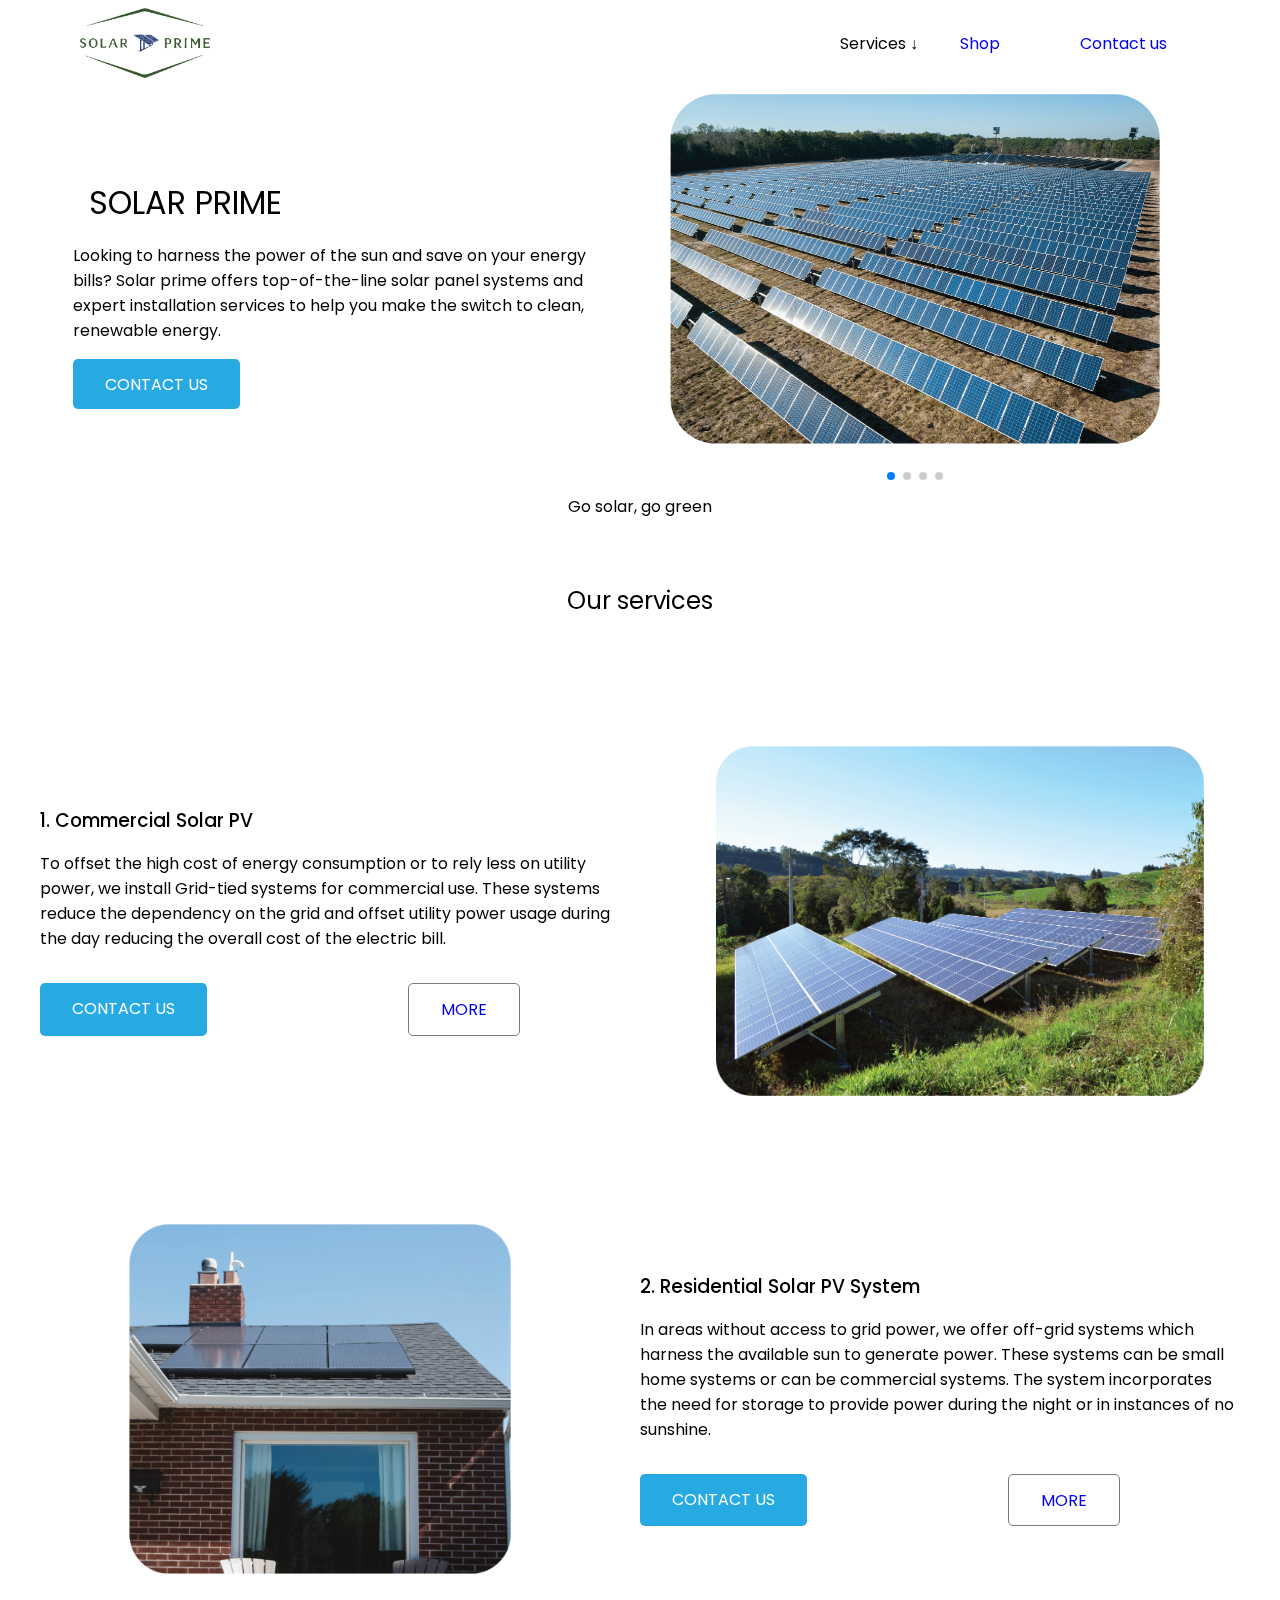
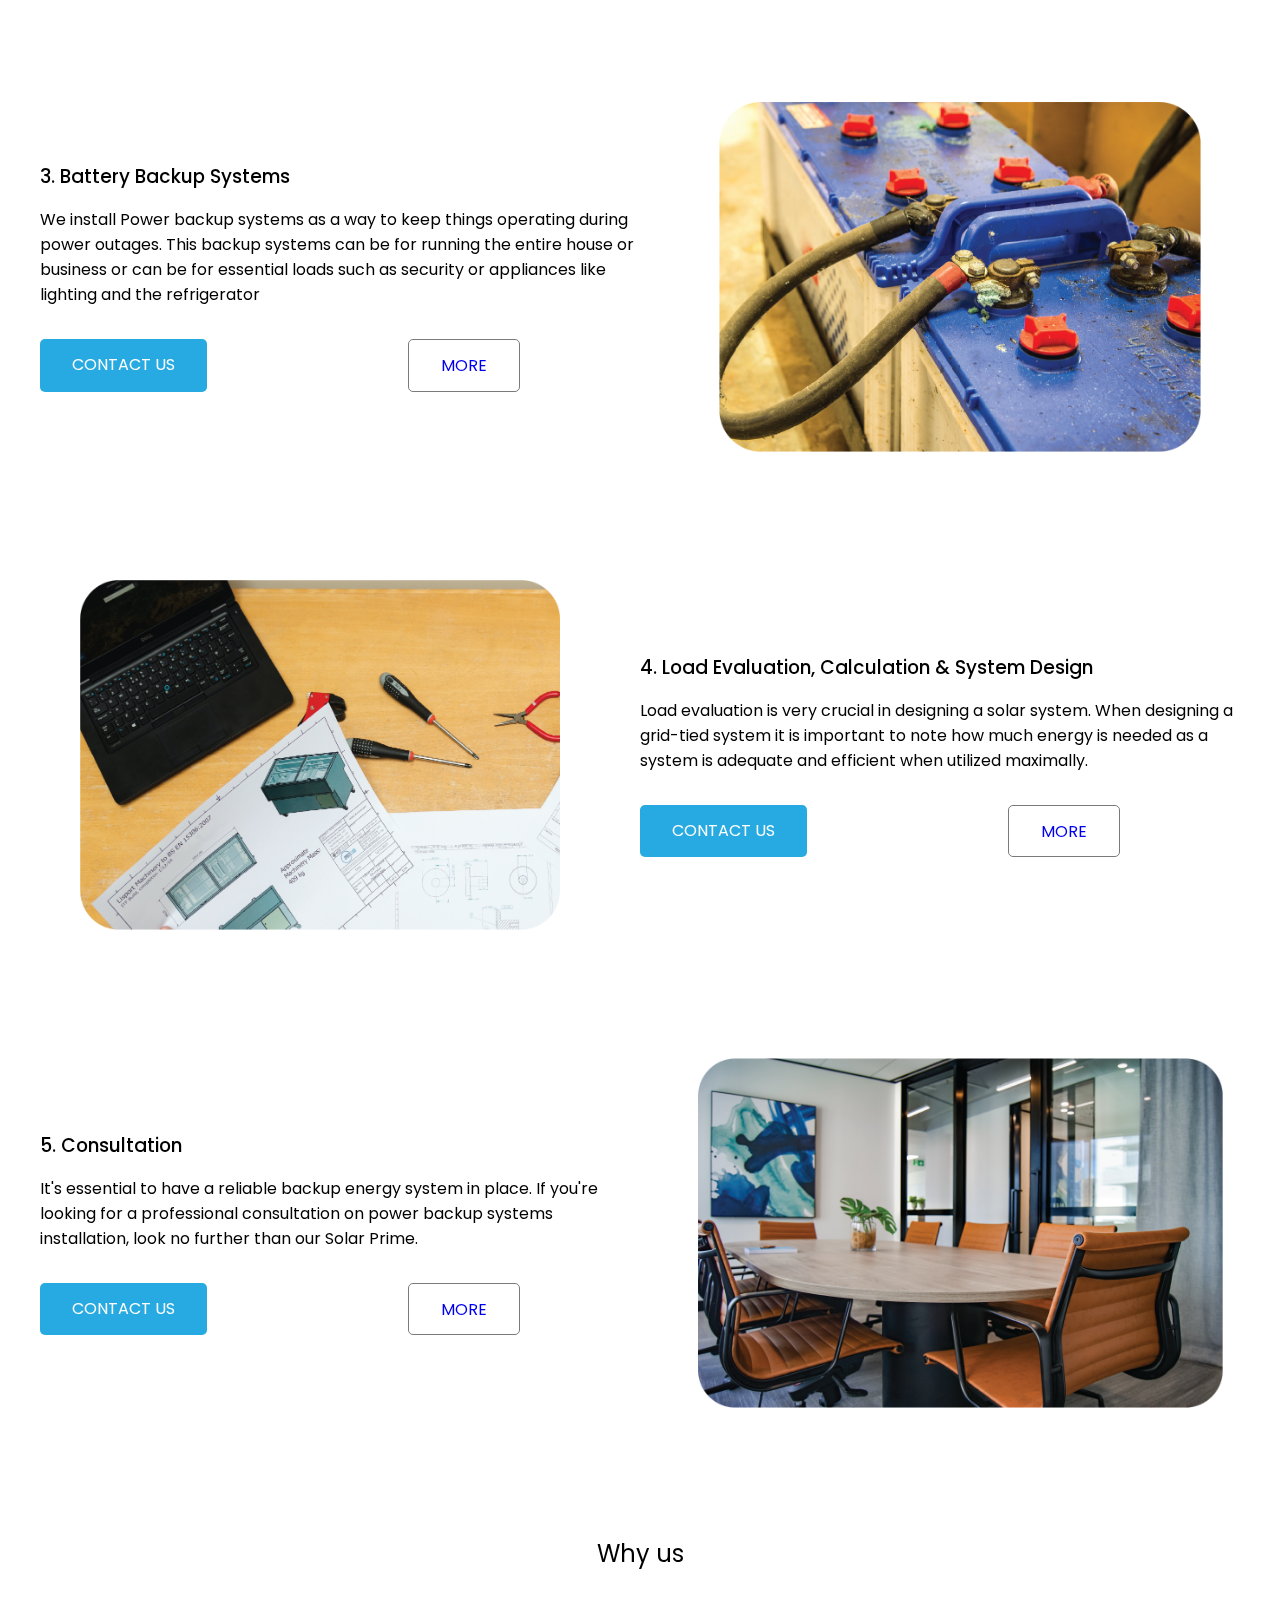
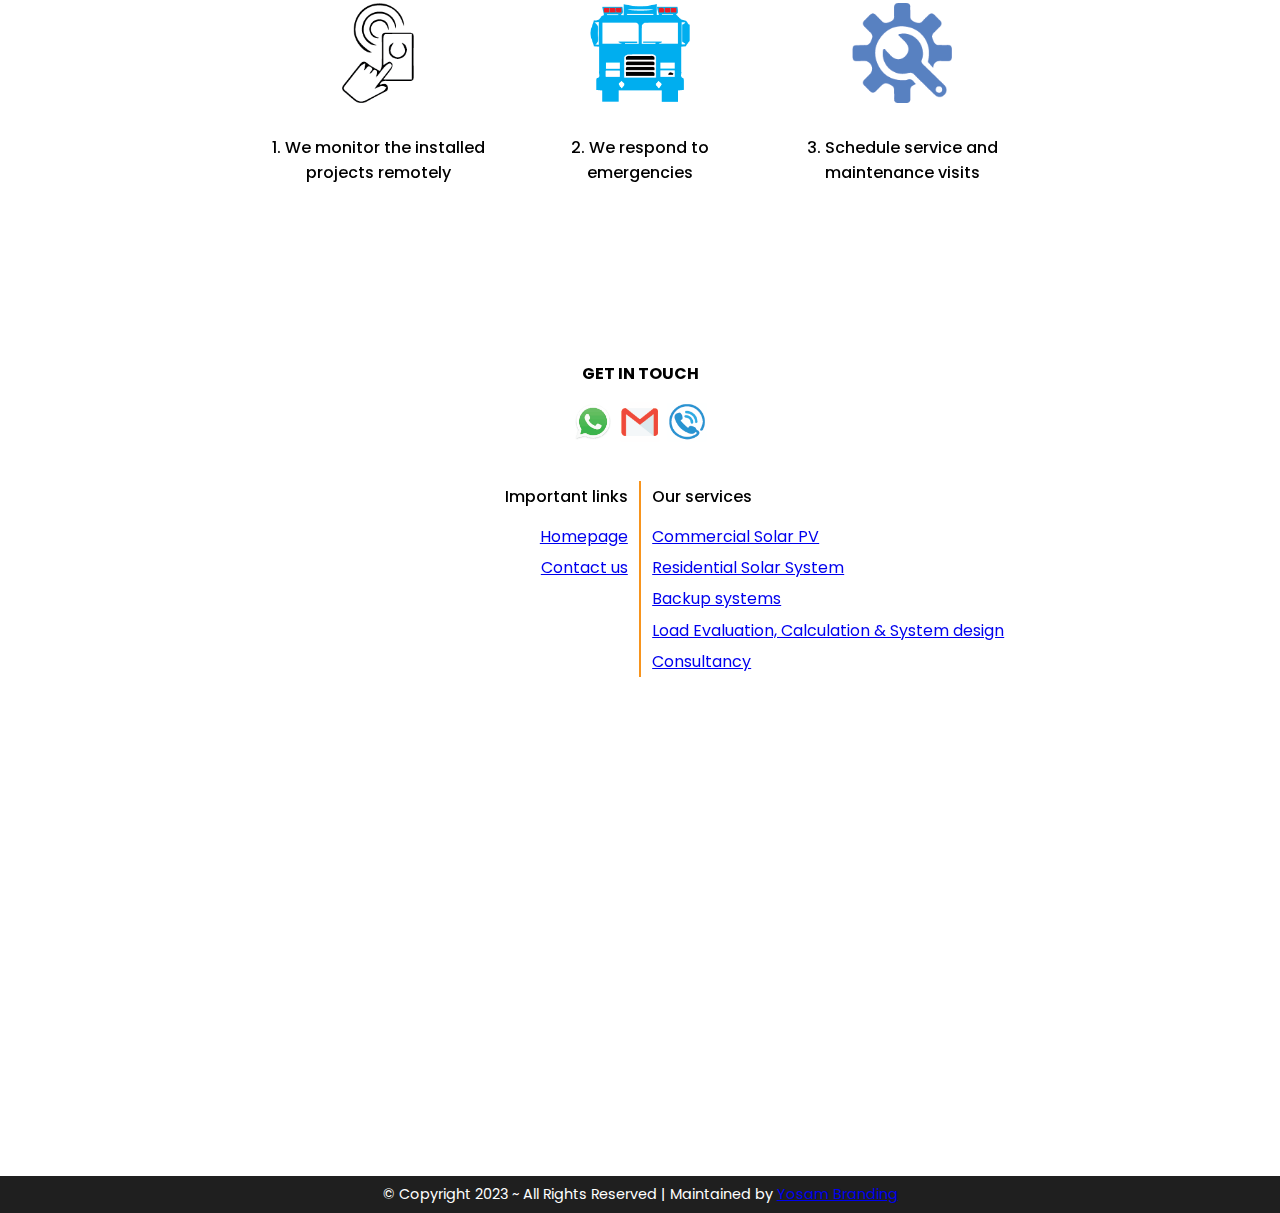
<file: index.html>
<!DOCTYPE html>
<html lang="en">
<head>
    <meta charset="UTF-8">
    <meta http-equiv="X-UA-Compatible" content="IE=edge">
    <meta name="viewport" content="width=device-width, initial-scale=1.0">

    <link rel="preconnect" href="https://fonts.googleapis.com">

    <link rel="preconnect" href="https://fonts.gstatic.com" crossorigin>
    <link href="https://fonts.googleapis.com/css2?family=Poppins:ital,wght@0,300;0,400;0,500;1,300;1,400;1,500&display=swap" rel="stylesheet">
    <link rel="stylesheet" href="./scripts/swiper/swiper-bundle.min.css" />

    <link rel="stylesheet" href="./styles/header.css" />
    <link rel="stylesheet" href="./styles/global.css" />
    <link rel="stylesheet" href="./styles/landing.css" />
    <link rel="stylesheet" href="./styles/homepage.css" />
    <link rel="stylesheet" href="./styles/actionButtons.css" />
    <link rel="stylesheet" href="./styles/footer.css" />

    <title>Solar Prime</title>
</head>
<body>
    <header class = "header">
        <div class = "logo">
            <a href="./">
                <img src="./icons/solar prime logo.png" alt = "solar prime logo" />
            </a>
        </div>
        <a class="header_small" href="./">
            <h1>SOLAR PRIME</h1>
        </a>
        <ul class="header_links">
            <li class="header_services">
                <div>Services &darr;</div>
                <div>
                    <ul>
                        <a href="./commercial-solar-pv.html">Commercial Solar PV</a>
                        <a href="./residential-solar-pv.html">Residential Solar PV System</a>
                        <a href="./battery-backup-systems.html">Backup Systems</a>
                        <a href="./load-evaluation-calculation-and-system-design.html">Load Evaluation, calculation & system design</a>
                        <a href="./consultation.html">Consulation</a>
                    </ul>
                </div>
            </li>
            <a href="./shop.html">Shop</a>
            <!-- <a href="#">About us</a> -->
            <a onclick="createRE('RE: Hi, Solar Prime \n')" href="./contact-us.html">Contact us</a>
        </ul>
        <div id="menu_bars" class="bars" onclick="handleMenuClick()">
            <div></div>
            <div></div>
            <div></div>
        </div>
    </header>
    <main>
        <nav class="navigation menu_info">
            <ul>
                <a href="./commercial-solar-pv.html">Commercial Solar PV</a>
                <a href="./residential-solar-pv.html">Residential Solar PV System</a>
                <a href="./battery-backup-systems.html">Backup Systems</a>
                <a href="./load-evaluation-calculation-and-system-design.html">Load Evaluation, calculation & system design</a>
                <a href="./consultation.html">Consulation</a>
                <a href = "./">Homepage</a>
                <a onclick="createRE('RE: Hi, Solar Prime \n')" href = "./contact-us.html">Contact us</a>
            </ul>
        </nav>
        <section class="landing">
            <div>
                <h1>SOLAR PRIME</h1>
                <p>
                    Looking to harness the power of the sun and save on your energy bills? Solar prime offers top-of-the-line solar panel systems and expert
                    installation services to help you make the switch to clean, renewable energy. 
                    <!-- With our commitment to quality and customer satisfaction, you can trust us to
                    guide you through the process from start to finish and help you start enjoying
                    the benefits of solar power. Contact us today to learn more and take the first
                    step towards a brighter, more sustainable future. -->
                </p>
                <div>
                    <a onclick="createRE('RE: Hi, Solar Prime \n')" href="./contact-us.html" class="contact_us">CONTACT US</a>
                </div>
            </div>
            <div>
                <!-- Slider main container -->
                <div class="swiper">
                    <!-- Additional required wrapper -->
                    <div class="swiper-wrapper">
                    <!-- Slides -->
                    <!-- <div class="swiper-slide small landing_logo">
                        <img id="landing_logo"src="./icons/solar prime logo.png" alt = "solar prime logo" />
                    </div> -->
                    <div class="swiper-slide">
                        <img src="./images/commercial solar panel installation.png" alt="commercial solar panel installation"/>
                    </div>
                    <div class="swiper-slide">
                        <img src="./images/commercial solar pv installation.png" alt="commercial solar pv installation"/>
                    </div>
                    
                    <div class="swiper-slide">
                        <img src="./images/residential solar pv installation.png" alt="residential solar pv installation"/>
                    </div>
                    <div class="swiper-slide">
                        <img src="./images/battery backup.png" alt="battery backup"/>
                    </div>
                    <!-- <div class="swiper-slide">
                        <img src="./images/office.png" alt="office"/>
                    </div> -->
                    </div>
                    <!-- If we need pagination -->
                    <div class="swiper-pagination"></div>
                
                    <!-- If we need navigation buttons -->
                    <!-- <div class="swiper-button-prev"></div>
                    <div class="swiper-button-next"></div> -->
                
                    <!-- If we need scrollbar -->
                    <!-- <div class="swiper-scrollbar"></div> -->
                </div>
            </div>
            <p>Go solar, go green</p>
        </section>
        <section class = "services">
            <h2>Our services</h2>
            <div>
                <h3 class="small">1. Commercial Solar PV</h3>
                <div class = "services_content">
                    <h3 class="large">1. Commercial Solar PV</h3>
                    <p>
                        To offset the high cost of energy consumption or to rely less on utility power, we install Grid-tied systems
                        for commercial use. These systems reduce the dependency on the grid and offset utility power usage 
                        during the day reducing the overall cost of the electric bill.
                    </p>
                    <div>
                        <a onclick="createRE('RE: Commercial Solar PV \n')" href="./contact-us.html" class="contact_us">CONTACT US</a>
                        <a onclick="createRE('RE: Commercial Solar PV \n')" class="more" href="./commercial-solar-pv.html">MORE</a>
                    </div>
                </div>
                <div class = "services_image">
                    <img src="./images/commercial solar pv installation.png" alt="commercial solar pv installation in kenya" />
                </div>
            </div>
            <div>
                <h3 class="small">2. Residential Solar PV System</h3>
                <div class = "services_content">
                    <h3 class="large">2. Residential Solar PV System</h3>
                    <p>
                        In areas without access to grid power, we offer off-grid systems which harness the available sun
                        to generate power. These systems can be small home systems or can be commercial systems.
                        The system incorporates the need for storage to provide power during the night or in instances
                        of no sunshine.
                    </p>
                    <div>
                        <a onclick="createRE('RE: Residential Solar PV System \n')" href="./contact-us.html" class="contact_us" >CONTACT US</a>
                        <a class="more" href="./residential-solar-pv.html">MORE</a>
                    </div>
                </div>
                <div class = "services_image">
                    <img src="./images/residential solar pv installation.png" alt="residential solar pv installation in kenya" />
                </div>
            </div>
            <div>
                <h3 class="small">3. Battery Backup Systems</h3>
                <div class = "services_content">
                    <h3 class="large">3. Battery Backup Systems</h3>
                    <p>
                        We install Power backup systems as a way to keep things operating during power outages. This backup
                        systems can be for running the entire house or business or can be for essential loads such as security or
                        appliances like lighting and the refrigerator
                    </p>
                    <div>
                        <a onclick="createRE('RE: Battery Backup System\n')" href="./contact-us.html" class="contact_us" >CONTACT US</a>
                        <a class="more" href="./battery-backup-systems.html">MORE</a>
                    </div>
                </div>
                <div class = "services_image">
                    <img src="./images/battery backup.png" alt="battery backup systems in kenya" />
                </div>
            </div>
            <div>
                <h3 class="small">4. Load Evaluation, Calculation & System Design</h3>
                <div class = "services_content">
                    <h3 class="large">4. Load Evaluation, Calculation & System Design</h3>
                    <p>
                        Load evaluation is very crucial in designing a solar system. When designing a grid-tied system it is
                        important to note how much energy is needed as a system is adequate and efficient when utilized
                        maximally. 
                    </p>
                    <div>
                        <a onclick="createRE('RE: Load Evaluation, Calculation & System Design\n')" href="./contact-us.html" class="contact_us">CONTACT US</a>
                        <a class="more" href="./load-evaluation-calculation-and-system-design.html">MORE</a>
                    </div>
                </div>
                <div class = "services_image">
                    <img src="./images/planning.png" alt="load evaluation and system in kenya" />
                </div>
            </div>
            <div>
                <h3 class="small">5. Consultation</h3>
                <div class = "services_content">
                    <h3 class="large">5. Consultation</h3>
                    <p>
                        It's essential to have 
                        a reliable backup energy system in place. If you're looking for a professional consultation
                        on power backup systems installation, look no further than our Solar Prime.
                    </p>
                    <div>
                        <a onclick="createRE('RE: Consultation\n')" href="./contact-us.html" class="contact_us" >CONTACT US</a>
                        <a class="more" href="./consultation.html">MORE</a>
                    </div>
                </div>
                <div class = "services_image">
                    <img src="./images/office.png" alt="load evaluation and system in kenya" />
                </div>
            </div>
        </section>
        <section class = "why_us">
            <h2>Why us</h2>
            <ul>
                <li>
                    <div class="why_us_img">
                        <img src="./images/remote control vector.png" alt="remote control vector" />
                    </div>
                    <p>
                        1. We monitor the installed 
                        projects remotely
                    </p>
                </li>
                <li>
                    <div class="why_us_img">
                        <img src="./images/emergency response vehicle.png" alt="emergency response vehicle" />
                    </div>
                    <p>
                        2. We respond to emergencies
                    </p>
                </li>
                <li>
                    <div class="why_us_img">
                        <img src="./images/maintenance.png" alt="maintenance vector" />
                    </div>
                    <p>
                        3. Schedule service and
                        maintenance visits
                    </p>
                </li>
            </ul>
        </section>
    </main>
    <footer class="footer">
        <p><strong>GET IN TOUCH</strong></p>
        <ul class="get_in_touch">
            <a href="#"><img src = "./icons/whatsapp icon.png" alt = "whatsapp icon" /></a>
            <a href="#"><img src="./icons/gmail icon.png" alt = "gmail icon" /></a>
            <a href="#"><img src = "./icons/phone icon.png" alt = "phone icon" /></a>
        </ul>
        <div class="footer_links">
            <ul>
                <li>Important links</li>
                <a href = "./">Homepage</a>
                <!-- <a href = "./about-us.html">About us</a> -->
                <a href = "./contact-us.html">Contact us</a>
            </ul>
            <div></div>
            <ul>
                <li>Our services</li>
                <a href="./commercial-solar-pv.html">Commercial Solar PV</a>
                <a href="./residential-solar-pv.html">Residential Solar System</a>
                <a href="./battery-backup-systems.html">Backup systems</a>
                <a href="./load-evaluation-calculation-and-system-design.html">Load Evaluation, Calculation & System design</a>
                <a href="./consultation.html">Consultancy</a>
            </ul>
        </div>
        <p class="copyright"> &copy; Copyright 2023 ~ All Rights Reserved | Maintained by <a target="_blank" href="https://yosambranding.art">Yosam Branding</a></p>
    </footer>
    <script src = "./scripts/menu_click.js"></script>
    <script src = "./scripts/contact-us.js"></script>
    <script src = "./scripts/swiper/swiper-bundle.min.js"></script>
    <script src = "./scripts/swiper/initialize-swiper.js"></script>
</body>
</html>
</file>
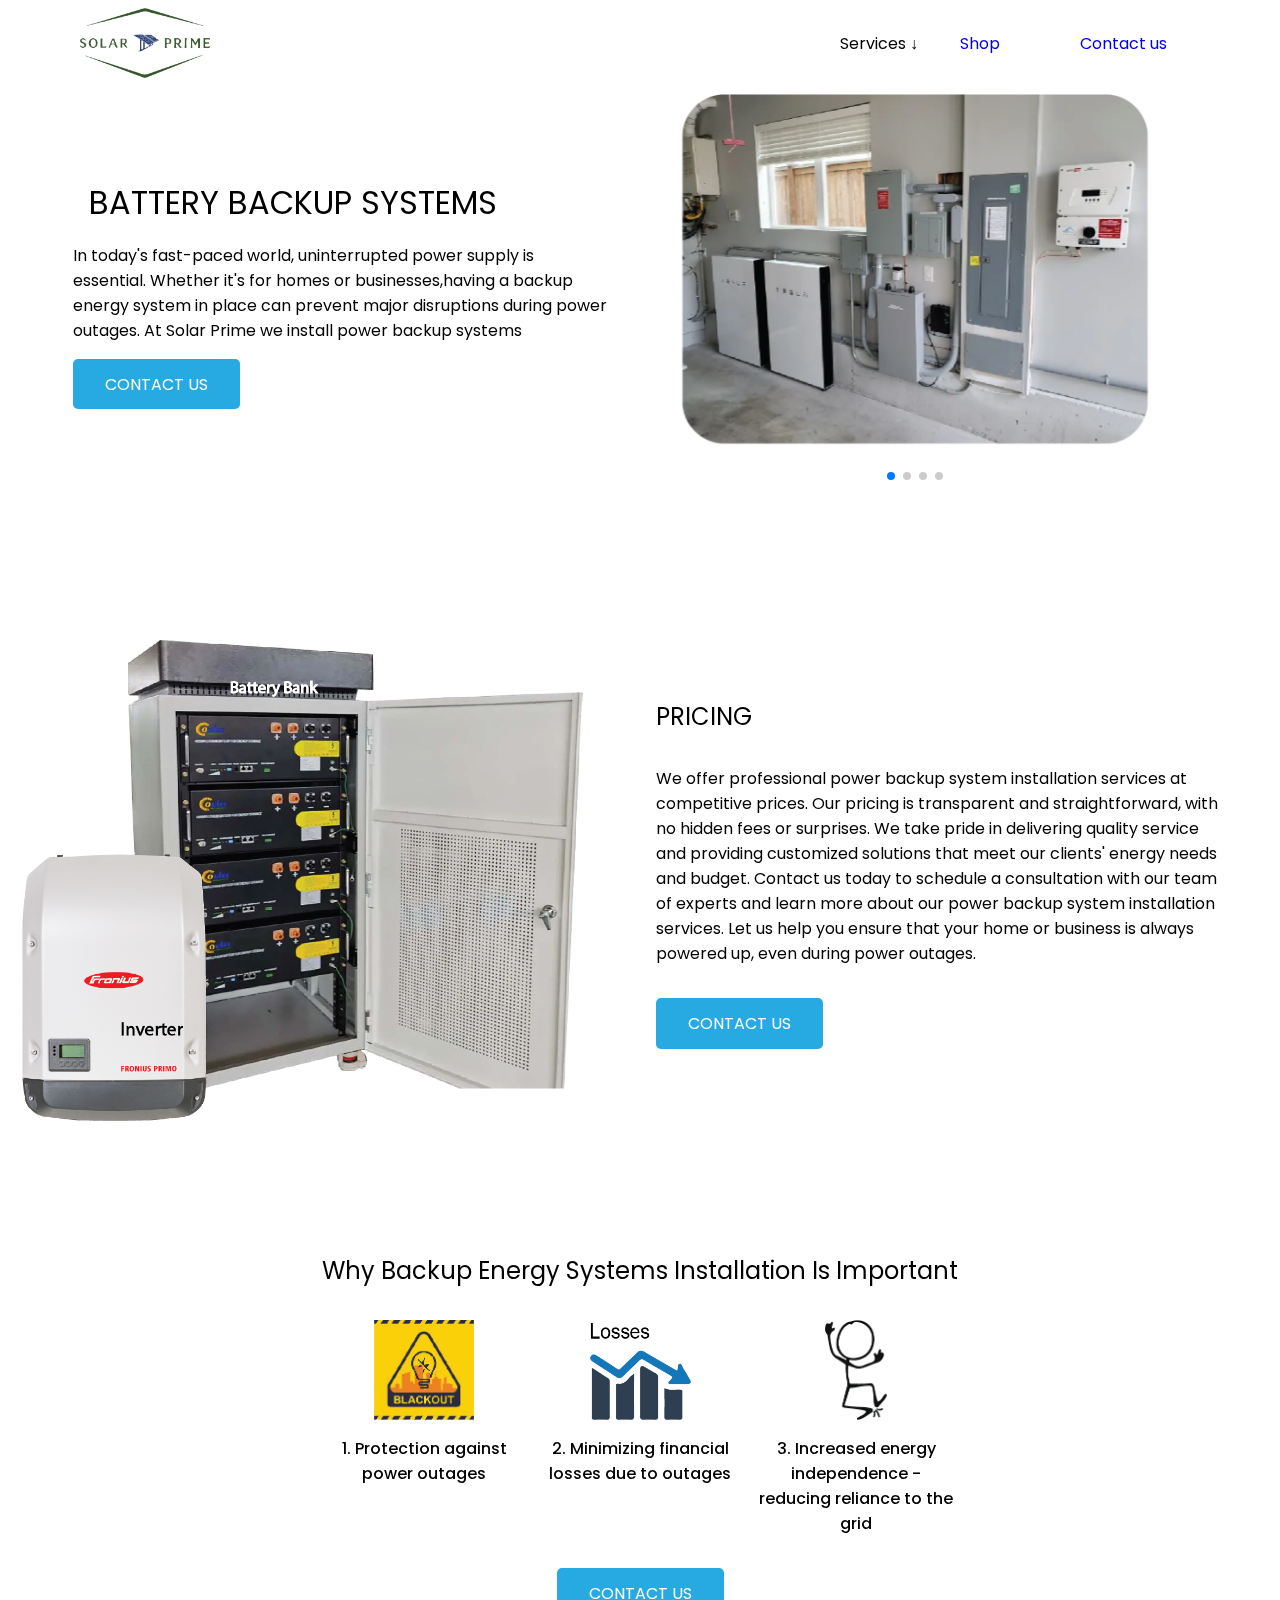
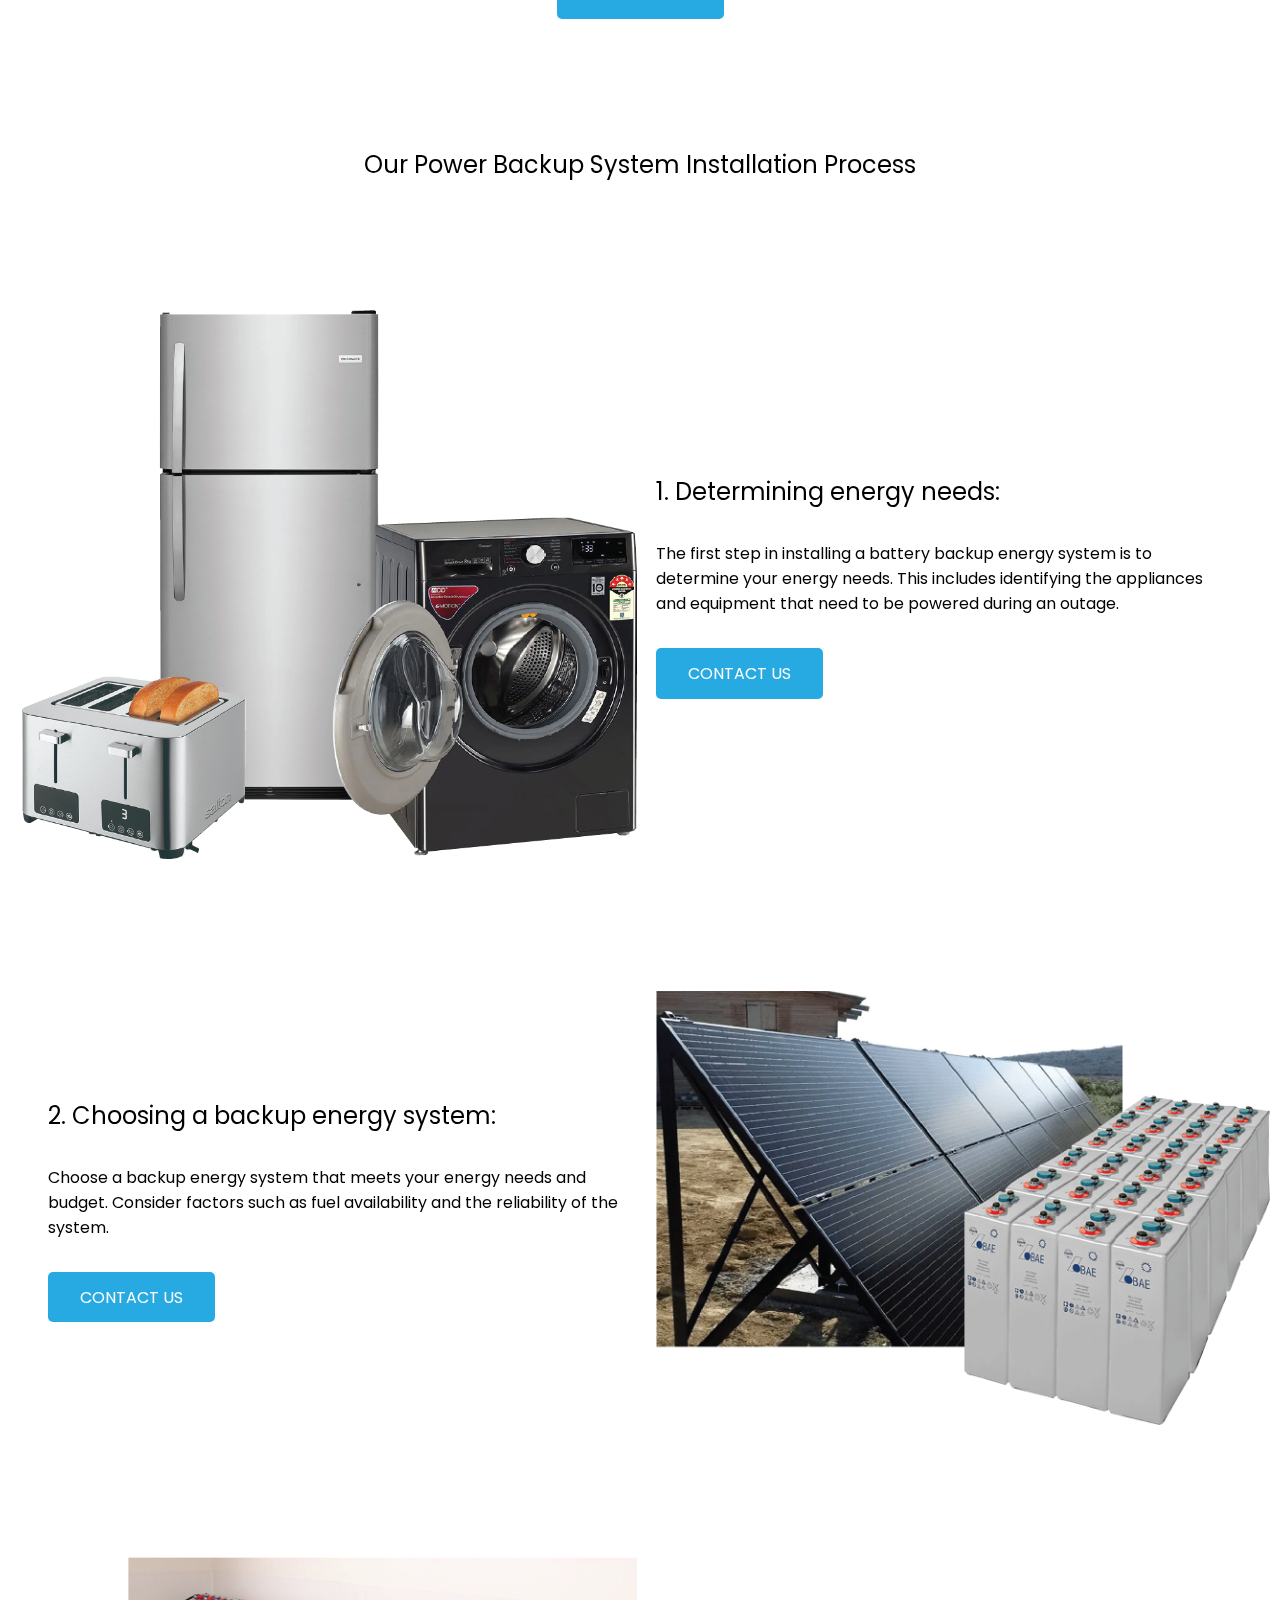
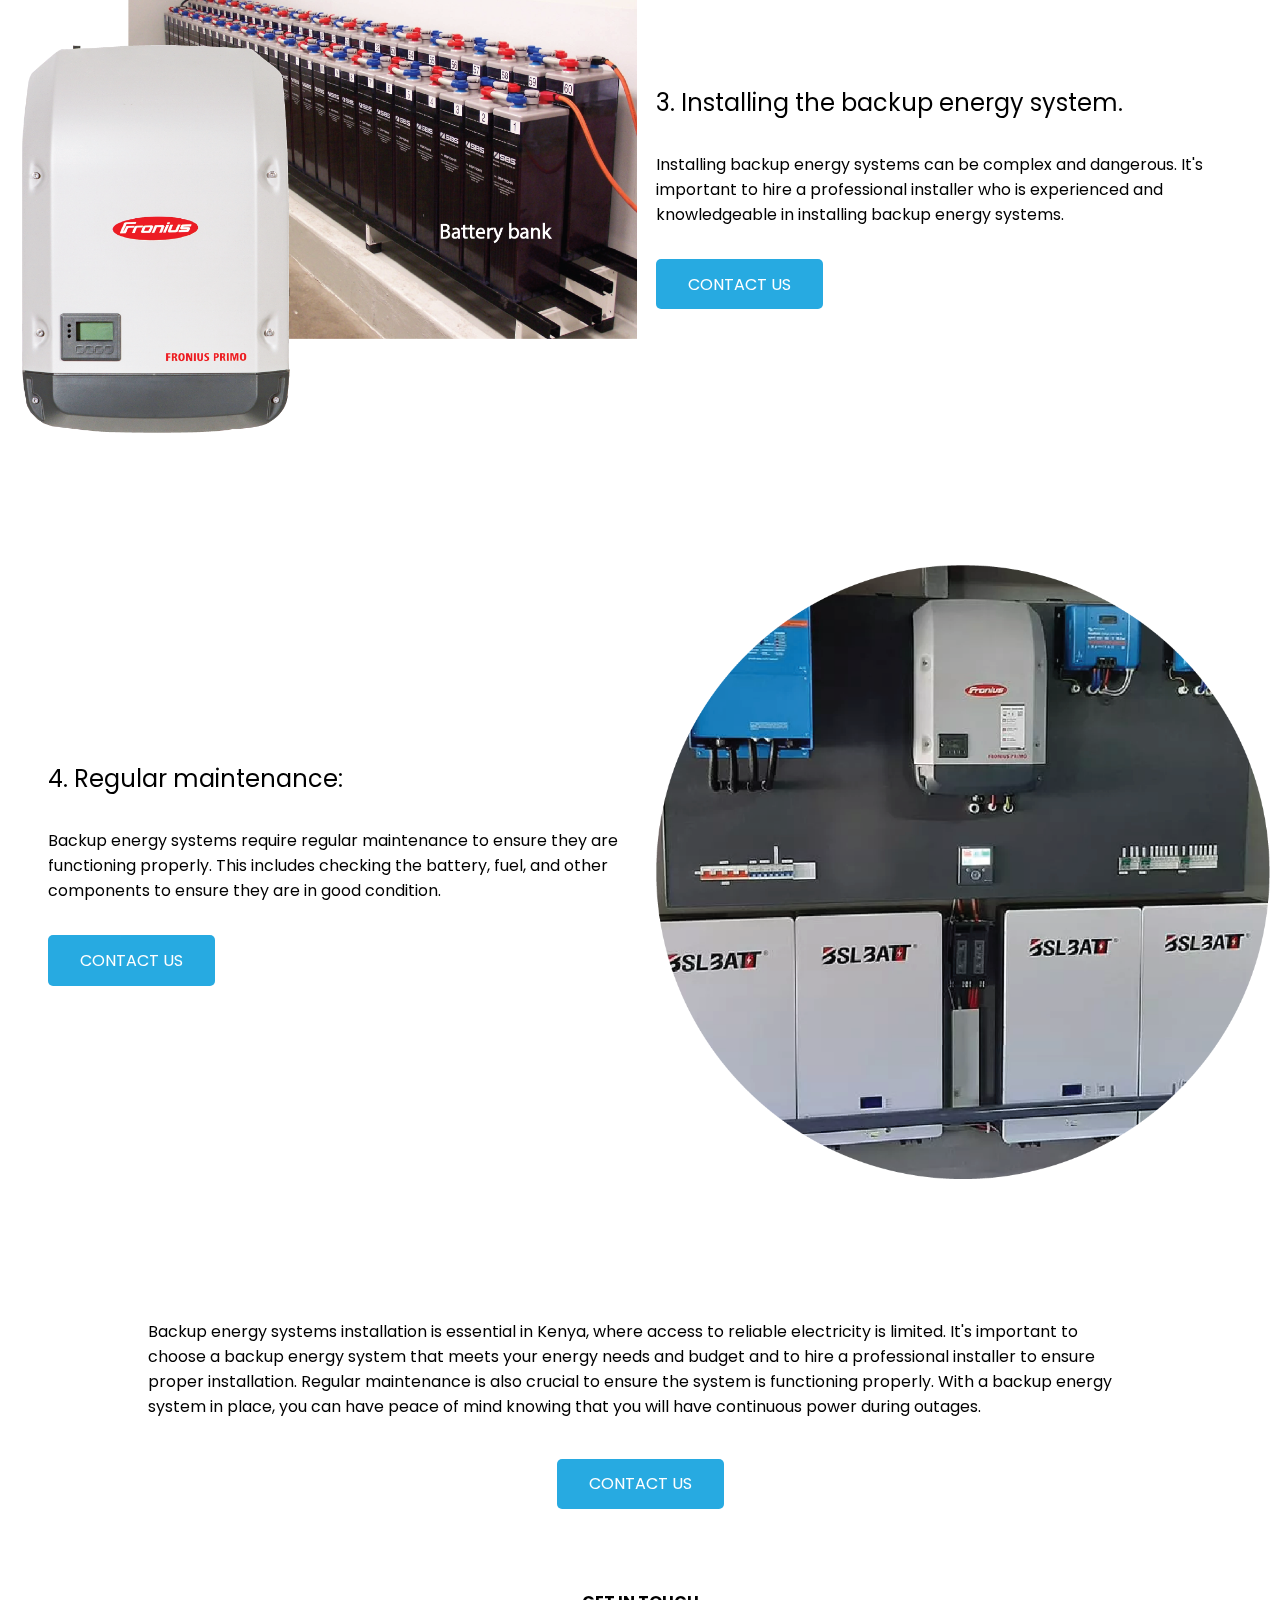
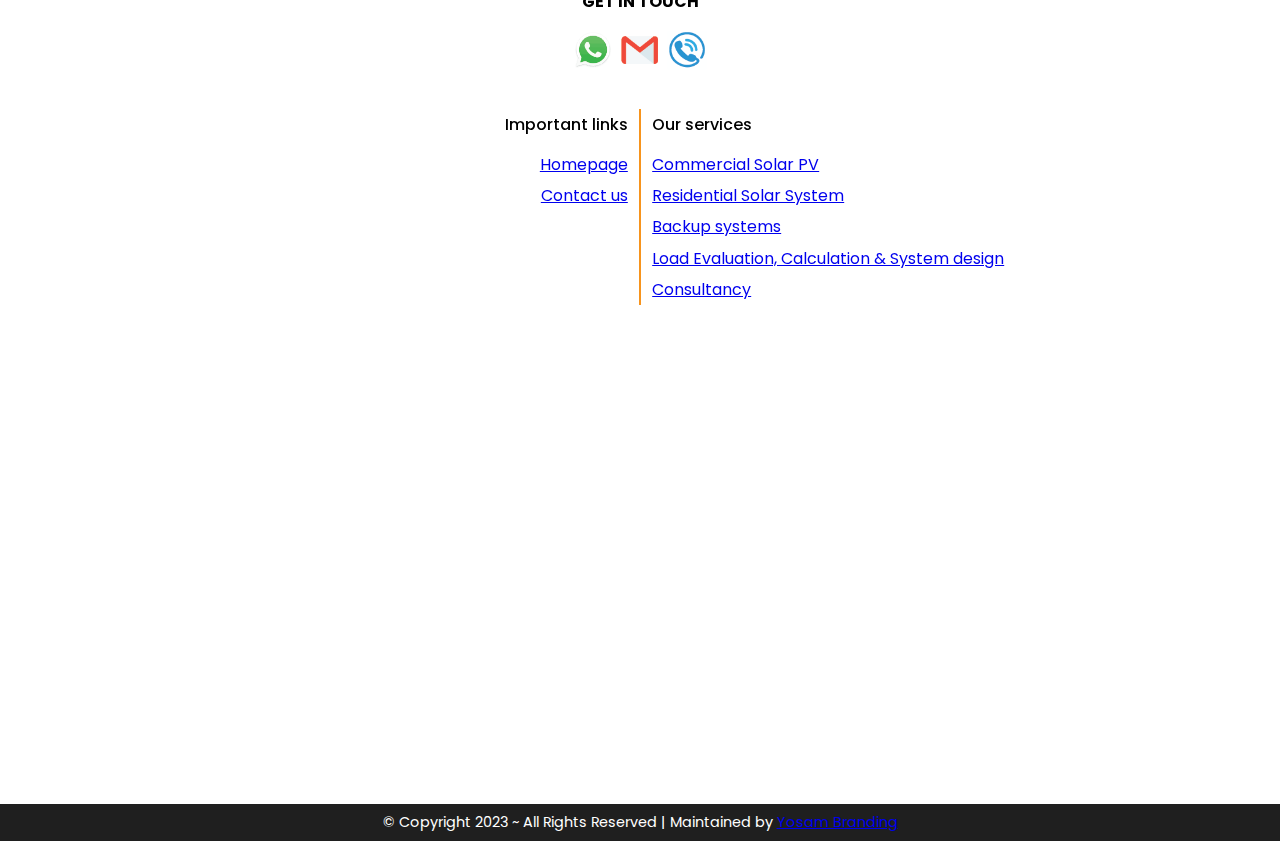
<file: battery-backup-systems.html>
<!DOCTYPE html>
<html lang="en">
<head>
    <meta charset="UTF-8">
    <meta http-equiv="X-UA-Compatible" content="IE=edge">
    <meta name="viewport" content="width=device-width, initial-scale=1.0">

    <link rel="preconnect" href="https://fonts.googleapis.com">

    <link rel="preconnect" href="https://fonts.gstatic.com" crossorigin>
    <link href="https://fonts.googleapis.com/css2?family=Poppins:ital,wght@0,300;0,400;0,500;1,300;1,400;1,500&display=swap" rel="stylesheet">
    <link rel="stylesheet" href="./scripts/swiper/swiper-bundle.min.css" />

    <link rel="stylesheet" href="./styles/header.css" />
    <link rel="stylesheet" href="./styles/global.css" />
    <link rel="stylesheet" href="./styles/landing.css" />
    <link rel="stylesheet" href="./styles/battery-backup-systems.css" />
    <link rel="stylesheet" href="./styles/actionButtons.css" />
    <link rel="stylesheet" href="./styles/footer.css" />

    <title>Document</title>
</head>
<body>
    <header class = "header">
        <div class = "logo">
            <a href="./">
                <img src="./icons/solar prime logo.png" alt = "solar prime logo" />
            </a>
        </div>
        <a class="header_small" href="./">
            <h1>SOLAR PRIME</h1>
        </a>
        <ul class="header_links">
            <li class="header_services">
                <div>Services &darr;</div>
                <div>
                    <ul>
                        <a href="./commercial-solar-pv.html">Commercial Solar PV</a>
                        <a href="./residential-solar-pv.html">Residential Solar PV System</a>
                        <a href="./battery-backup-systems.html">Backup Systems</a>
                        <a href="./load-evaluation-calculation-and-system-design.html">Load Evaluation, calculation & system design</a>
                        <a href="./consultation.html">Consulation</a>
                    </ul>
                </div>
            </li>
            <a href="./shop.html">Shop</a>
            <!-- <a href="#">About us</a> -->
            <a onclick="createRE('RE: Battery Backup System \n')" href="./contact-us.html">Contact us</a>
        </ul>
        <div id="menu_bars" class="bars" onclick="handleMenuClick()">
            <div></div>
            <div></div>
            <div></div>
        </div>
    </header>
    <main>
        <nav class="navigation menu_info">
            <ul>
                <a href="./commercial-solar-pv.html">Commercial Solar PV</a>
                <a href="./residential-solar-pv.html">Residential Solar PV System</a>
                <a href="./battery-backup-systems.html">Backup Systems</a>
                <a href="./load-evaluation-calculation-and-system-design.html">Load Evaluation, calculation & system design</a>
                <a href="./consultation.html">Consulation</a>
                <a href = "./">Homepage</a>
                <a onclick="createRE('RE: Battery Backup System \n')" href = "./contact-us.html">Contact us</a>
            </ul>
        </nav>
        <section class="landing">
            <div>
                <h1>BATTERY BACKUP SYSTEMS</h1>
                <p>
                    In today's fast-paced world, uninterrupted power supply is essential. Whether it's
                    for homes or businesses,having a backup energy system in place can prevent major
                    disruptions during power outages. At Solar Prime we install power backup systems
                    <!-- With our commitment to quality and customer satisfaction, you can trust us to
                    guide you through the process from start to finish and help you start enjoying
                    the benefits of solar power. Contact us today to learn more and take the first
                    step towards a brighter, more sustainable future. -->
                </p>
                <div>
                    <a onclick="createRE('RE: Battery Backup System \n')" href="./contact-us.html" class="contact_us" href="#">CONTACT US</a>
                </div>
            </div>
            <div>
                <!-- Slider main container -->
                <div class="swiper">
                    <!-- Additional required wrapper -->
                    <div class="swiper-wrapper">
                    <!-- Slides -->
                    <div class="swiper-slide">
                        <img src="./images/installed battery backup system.png" alt="installed battery backup system"/>
                    </div>
                    <div class="swiper-slide">
                        <img src="./images/commercial solar pv installation.png" alt="commercial solar pv installation"/>
                    </div>
                    
                    <div class="swiper-slide">
                        <img src="./images/residential solar pv installation.png" alt="residential solar pv installation"/>
                    </div>
                    <div class="swiper-slide">
                        <img src="./images/battery backup.png" alt="battery backup"/>
                    </div>
                    <!-- <div class="swiper-slide">
                        <img src="./images/office.png" alt="office"/>
                    </div> -->
                    </div>
                    <!-- If we need pagination -->
                    <div class="swiper-pagination"></div>
                
                    <!-- If we need navigation buttons -->
                    <!-- <div class="swiper-button-prev"></div>
                    <div class="swiper-button-next"></div> -->
                
                    <!-- If we need scrollbar -->
                    <!-- <div class="swiper-scrollbar"></div> -->
                </div>
            </div>
            <!-- <p>Go solar, go green</p> -->
        </section>
        <section class="section">
            <h2 class = "small">PRICING</h2>
            <div class="content">
                <h2 class = "large">PRICING</h2>
                <p>
                    We offer professional power backup system installation services at 
                    competitive prices. Our pricing is transparent and straightforward, with no hidden fees or 
                    surprises. We take pride in delivering quality service and providing customized solutions that
                    meet our clients' energy needs and budget. Contact us today to schedule a consultation with
                    our team of experts and learn more about our power backup system installation services. Let
                    us help you ensure that your home or business is always powered up, even during power
                    outages.
                </p>
                <div>
                    <a onclick="createRE('RE: Battery Backup System Pricing \n')" href="./contact-us.html" class="contact_us" href="#">CONTACT US</a>
                </div>
            </div>
            <div class="image">
                <img src = "./images/battery bank and fronius inverter.png" alt="battery bank with a fronius inveter" />
            </div>
        </section>
        <section class="article">
            <h2>Why Backup Energy Systems Installation Is Important</h2>
            <ul>
                <li>
                    <div>
                        <img src = "./images/blackout illustration.png" alt="blackout illustration" />
                    </div>
                    <p>1. Protection against power outages</p>
                </li>
                <li>
                    <div>
                        <img src = "./images/minimal losses illustration.png" alt="minimal losses illustration" />
                    </div>
                    <p>2. Minimizing financial losses due to outages</p>
                </li>
                <li>
                    <div>
                        <img src = "./images/celebrating illustration.png" alt="stickman celebration" />
                    </div>
                    <p>3. Increased energy independence
                        - reducing reliance to the grid</p>
                </li>
            </ul>
            <div>
                <a onclick="createRE('RE: Battery Backup System \n')" href="./contact-us.html" class="contact_us" href="#">CONTACT US</a>
            </div>
        </section>
        <h2>Our Power Backup System Installation Process</h2>
        <section class="section">
            <h2 class = "small">1. Determining energy needs:</h2>
            <div class="content">
                <h2 class = "large">1. Determining energy needs:</h2>
                <p>
                    The first step in installing a battery backup energy system is to determine your energy 
                    needs. This includes identifying the appliances and equipment that need to be
                    powered during an outage.
                </p>
                <div>
                    <a onclick="createRE('RE: Battery Backup System \n')" href="./contact-us.html" class="contact_us" href="#">CONTACT US</a>
                </div>
            </div>
            <div class = "image">
                <img src="./images/electrical appliances.png" alt="residential electrical appliances" />
            </div>
        </section>
        <section class="section">
            <h2 class = "small">2. Choosing a backup energy system: </h2>
            <div class="content">
                <h2 class = "large">2. Choosing a backup energy system: </h2>
                <p>
                    Choose a backup energy system that meets your energy needs and budget. Consider 
                    factors such as fuel availability and the reliability of the system.
                </p>
                <div>
                    <a onclick="createRE('RE: Battery Backup System \n')" href="./contact-us.html" class="contact_us" href="#">CONTACT US</a>
                </div>
            </div>
            <div class = "image">
                <img src="./images/energy backup systems.png" alt="power backup systems" />
            </div>
        </section>
        <section class="section">
            <h2 class = "small">3. Installing the backup energy system.</h2>
            <div class="content">
                <h2 class = "large">3. Installing the backup energy system.</h2>
                <p>
                    Installing backup energy systems can be complex and dangerous. It's important to hire a
                    professional installer who is experienced and knowledgeable in installing backup
                    energy systems.
                </p>
                <div>
                    <a onclick="createRE('RE: Battery Backup System \n')" href="./contact-us.html" class="contact_us" href="#">CONTACT US</a>
                </div>
            </div>
            <div class = "image">
                <img src="./images/battery backup with inverter.png" alt="battery backup system with fronius inverter" />
            </div>
        </section>
        <section class="section">
            <h2 class = "small">4. Regular maintenance: </h2>
            <div class="content">
                <h2 class = "large">4. Regular maintenance: </h2>
                <p>
                    Backup energy systems require regular maintenance to ensure they are functioning
                    properly. This includes checking the battery, fuel, and other components to 
                    ensure they are in good condition.
                </p>
                <div>
                    <a onclick="createRE('RE: Battery Backup System \n')" href="./contact-us.html" class="contact_us" href="#">CONTACT US</a>
                </div>
            </div>
            <div class = "image">
                <img src="./images/wall mounted battery backup system.png" alt="wall mounted battery backup system" />
            </div>
        </section>
        <section class="article">
            <p>
                Backup energy systems installation is essential in Kenya, where access to reliable electricity is limited. It's important to choose
                a backup energy system that meets your energy needs and budget and to hire a professional installer to ensure proper
                installation. Regular maintenance is also crucial to ensure the system is functioning properly. With a backup energy system
                in place, you can have peace of mind knowing that you will have continuous power during outages.
            </p>
            <div>
                <a onclick="createRE('RE: Battery Backup System \n')" href="./contact-us.html" class="contact_us" href="#">CONTACT US</a>
            </div>
        </section>
    </main>
    <footer class="footer">
        <p><strong>GET IN TOUCH</strong></p>
        <ul class="get_in_touch">
            <a href="#"><img src = "./icons/whatsapp icon.png" alt = "whatsapp icon" /></a>
            <a href="#"><img src="./icons/gmail icon.png" alt = "gmail icon" /></a>
            <a href="#"><img src = "./icons/phone icon.png" alt = "phone icon" /></a>
        </ul>
        <div class="footer_links">
            <ul>
                <li>Important links</li>
                <a href = "./">Homepage</a>
                <!-- <a href = "./about-us.html">About us</a> -->
                <a href = "./contact-us.html">Contact us</a>
            </ul>
            <div></div>
            <ul>
                <li>Our services</li>
                <a href="./commercial-solar-pv.html">Commercial Solar PV</a>
                <a href="./residential-solar-pv.html">Residential Solar System</a>
                <a href="./battery-backup-systems.html">Backup systems</a>
                <a href="./load-evaluation-calculation-and-system-design.html">Load Evaluation, Calculation & System design</a>
                <a href="./consultation.html">Consultancy</a>
            </ul>
        </div>
        <p class="copyright"> &copy; Copyright 2023 ~ All Rights Reserved | Maintained by <a target="_blank" href="https://yosambranding.art">Yosam Branding</a></p>
    </footer>
    <script src = "./scripts/menu_click.js"></script>
    <script src = "./scripts/contact-us.js"></script>
    <script src = "./scripts/swiper/swiper-bundle.min.js"></script>
    <script src = "./scripts/swiper/initialize-swiper.js"></script>
</body>
</html>
</file>
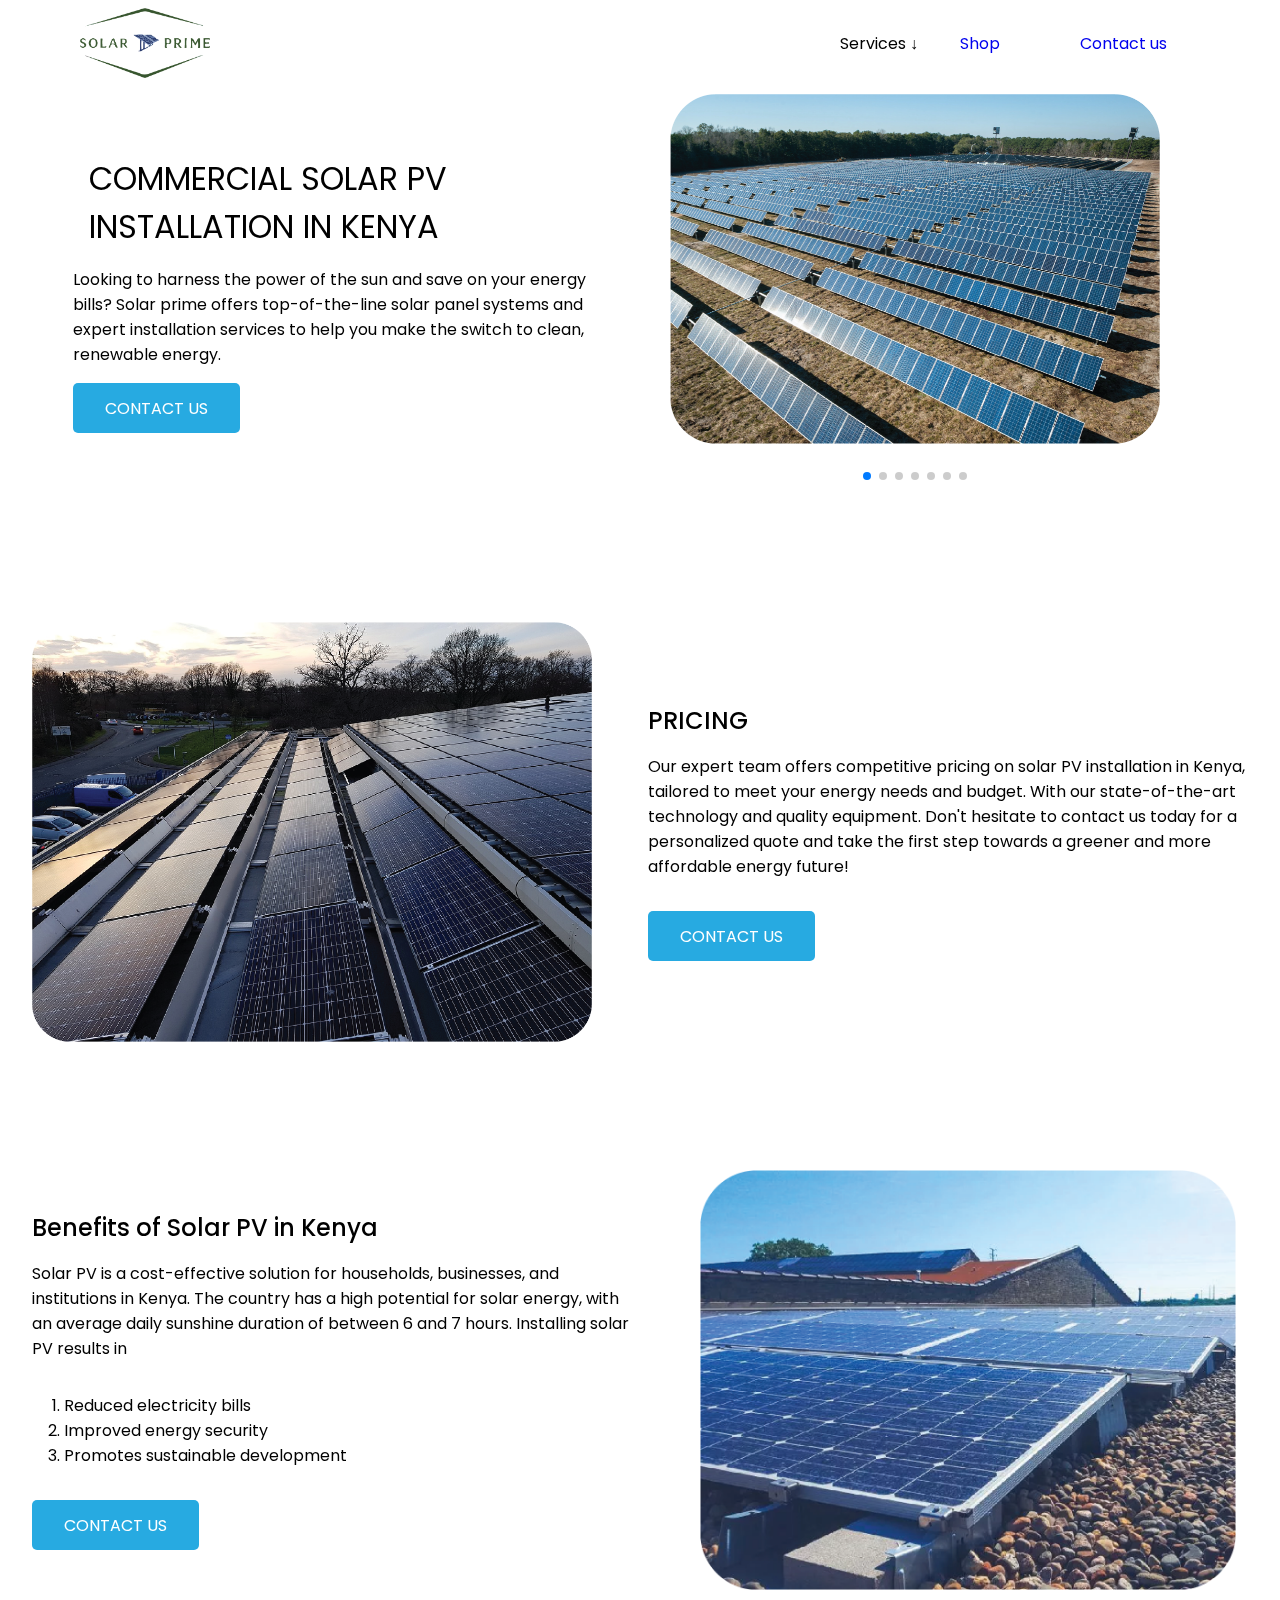
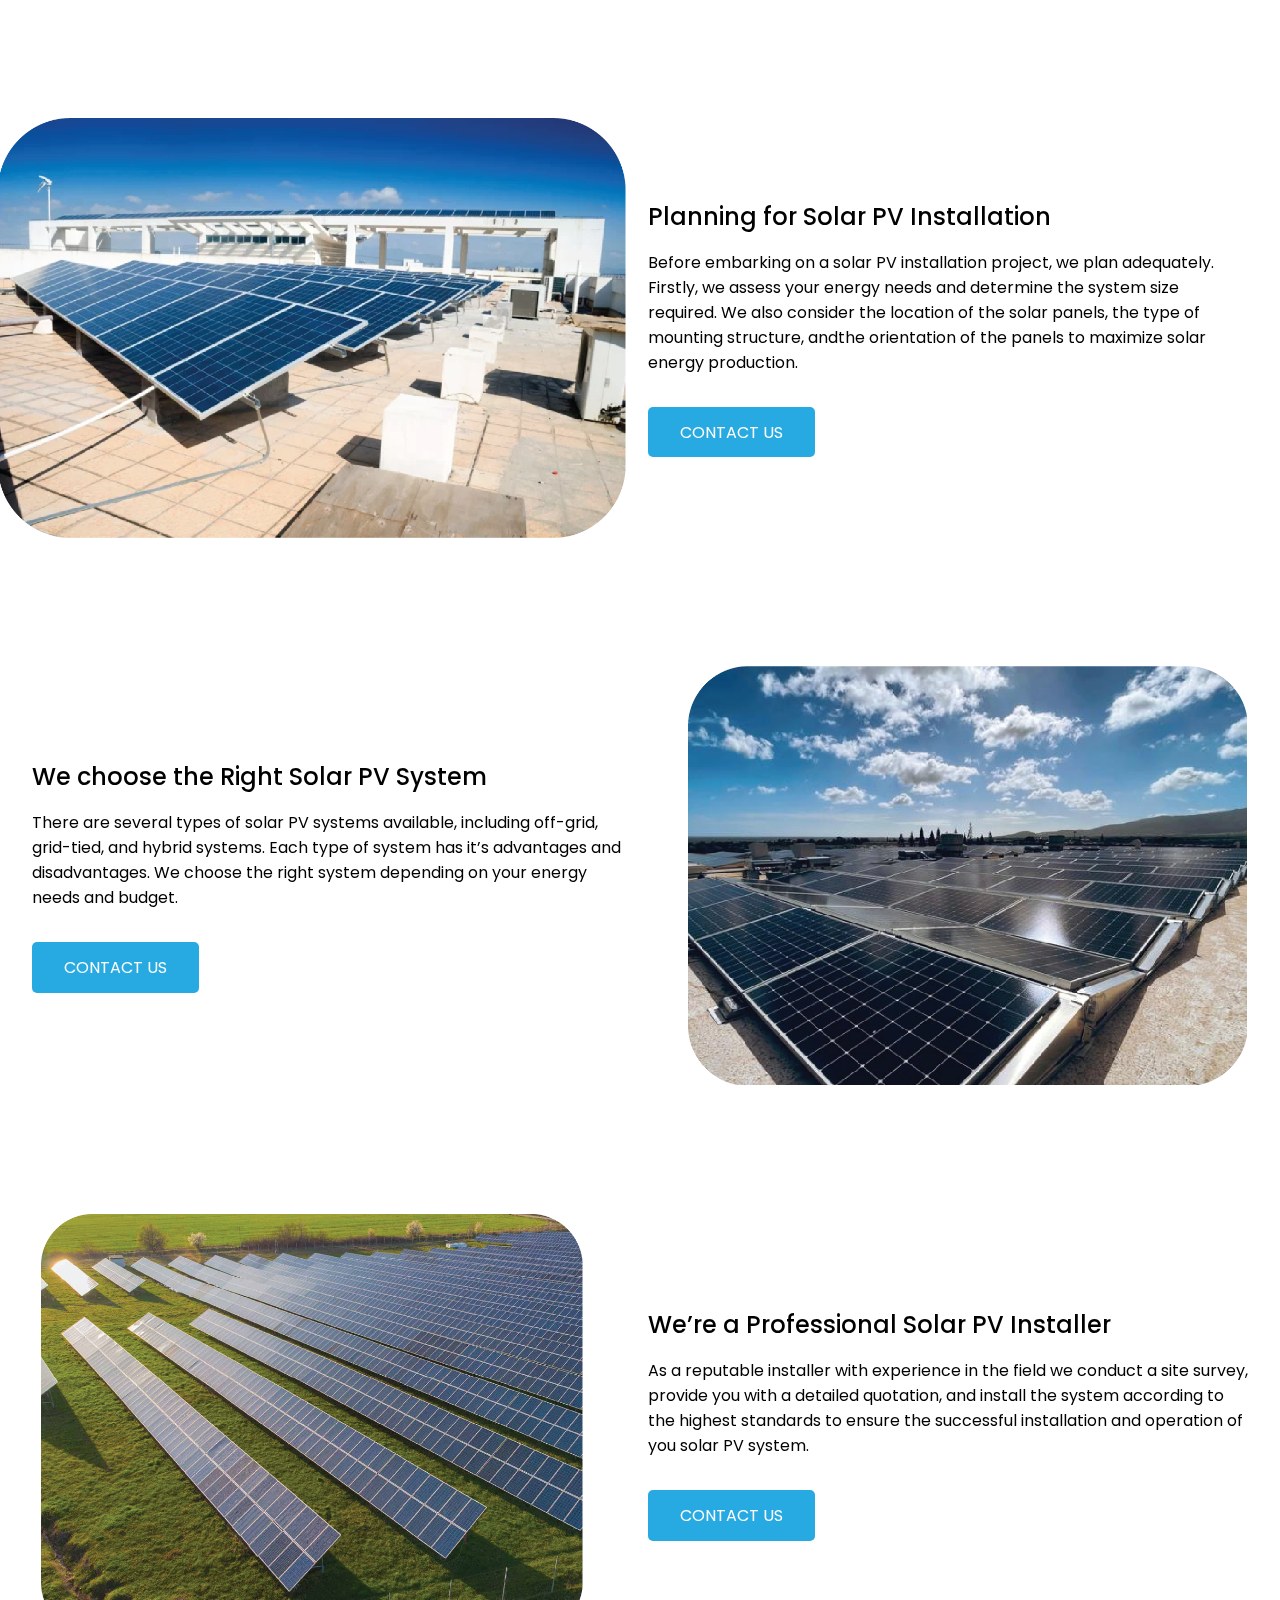
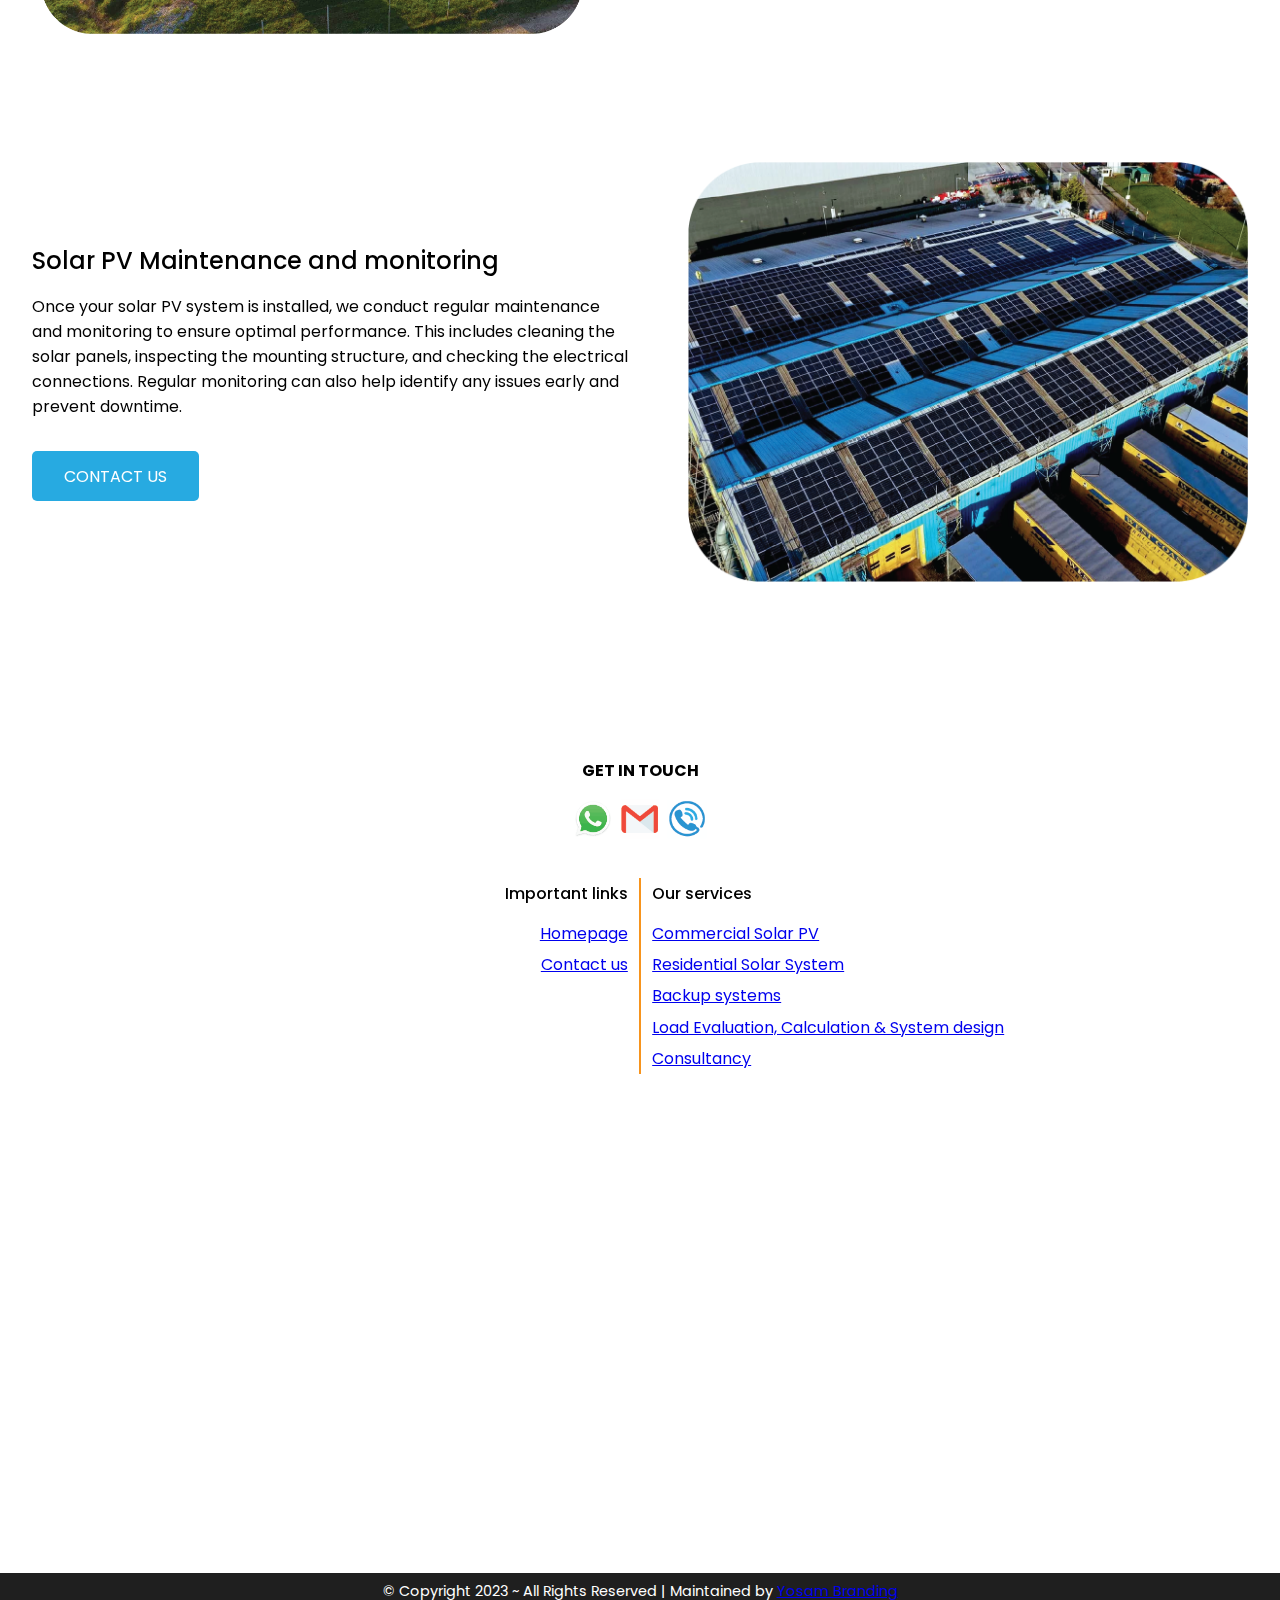
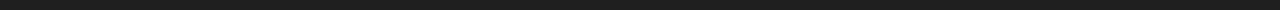
<file: commercial-solar-pv.html>
<!DOCTYPE html>
<html lang="en">
<head>
    <meta charset="UTF-8">
    <meta http-equiv="X-UA-Compatible" content="IE=edge">
    <meta name="viewport" content="width=device-width, initial-scale=1.0">

    <link rel="preconnect" href="https://fonts.googleapis.com">

    <link rel="preconnect" href="https://fonts.gstatic.com" crossorigin>
    <link href="https://fonts.googleapis.com/css2?family=Poppins:ital,wght@0,300;0,400;0,500;1,300;1,400;1,500&display=swap" rel="stylesheet">
    <link rel="stylesheet" href="./scripts/swiper/swiper-bundle.min.css" />

    <link rel="stylesheet" href="./styles/header.css" />
    <link rel="stylesheet" href="./styles/global.css" />
    <link rel="stylesheet" href="./styles/landing.css" />
    <link rel="stylesheet" href="./styles/commercial-solar-pv.css" />
    <link rel="stylesheet" href="./styles/actionButtons.css" />
    <link rel="stylesheet" href="./styles/footer.css" />

    <title>Residential solar pv installation in kenya</title>
</head>
<body>
    <header class = "header">
        <div class = "logo">
            <a href="./">
                <img src="./icons/solar prime logo.png" alt = "solar prime logo" />
            </a>
        </div>
        <a class="header_small" href="./">
            <h1>SOLAR PRIME</h1>
        </a>
        <ul class="header_links">
            <li class="header_services">
                <div>Services &darr;</div>
                <div>
                    <ul>
                        <a href="./commercial-solar-pv.html">Commercial Solar PV</a>
                        <a href="./residential-solar-pv.html">Residential Solar PV System</a>
                        <a href="./battery-backup-systems.html">Backup Systems</a>
                        <a href="./load-evaluation-calculation-and-system-design.html">Load Evaluation, calculation & system design</a>
                        <a href="./consultation.html">Consulation</a>
                    </ul>
                </div>
            </li>
            <a href="./shop.html">Shop</a>
            <!-- <a href="#">About us</a> -->
            <a onclick="createRE('RE: Commercial Solar PV Installation \n')" href="./contact-us.html">Contact us</a>
        </ul>
        <div id="menu_bars" class="bars" onclick="handleMenuClick()">
            <div></div>
            <div></div>
            <div></div>
        </div>
    </header>
    <main>
        <nav class="navigation menu_info">
            <ul>
                <a href="./commercial-solar-pv.html">Commercial Solar PV</a>
                <a href="./residential-solar-pv.html">Residential Solar PV System</a>
                <a href="./battery-backup-systems.html">Backup Systems</a>
                <a href="./load-evaluation-calculation-and-system-design.html">Load Evaluation, calculation & system design</a>
                <a href="./consultation.html">Consulation</a>
                <a href = "./">Homepage</a>
                <a onclick="createRE('RE: Commercial Solar PV Installation \n')" href = "./contact-us.html">Contact us</a>
            </ul>
        </nav>
        <section class="landing">
            <div>
                <h1>COMMERCIAL SOLAR PV INSTALLATION IN KENYA</h1>
                <p>
                    Looking to harness the power of the sun and save on your energy bills? Solar prime offers top-of-the-line solar panel systems and expert
                    installation services to help you make the switch to clean, renewable energy. 
                    <!-- With our commitment to quality and customer satisfaction, you can trust us to
                    guide you through the process from start to finish and help you start enjoying
                    the benefits of solar power. Contact us today to learn more and take the first
                    step towards a brighter, more sustainable future. -->
                </p>
                <div>
                    <a onclick="createRE('RE: Commercial Solar PV Installation \n')" href="./contact-us.html" class="contact_us" href="#">CONTACT US</a>
                </div>
            </div>
            <div>
                <!-- Slider main container -->
                <div class="swiper">
                    <!-- Additional required wrapper -->
                    <div class="swiper-wrapper">
                    <!-- Slides -->
                    <div class="swiper-slide">
                        <img src="./images/commercial solar panel installation.png" alt="commercial solar panel installation"/>
                    </div>
                    <div class="swiper-slide">
                        <img src="./images/roof mount commercial solar pv in kenya.png" alt="commercial solar pv mounted on industrial roof" />
                    </div>
                    
                    <div class="swiper-slide">
                        <img src="./images/commercial solar pv.png" alt="commercial solar pv mounted on the ground" />
                    </div>
                    <div class="swiper-slide">
                        <img src="./images/commercial solar pv_1.png" alt="commercial solar pv mounted on roof top" />
                    </div>
                    <div class="swiper-slide">
                        <img src="./images/commercial monocrystalline solar pv.png" alt="commercial monocrystalline solar pv mounted on roof top" />
                    </div>
                    <div class="swiper-slide">
                        <img src="./images/off-grid solar pv panels.png" alt="commercial off-grid polycrystalline solar pv mounted on roof top" />
                    </div>
                    <div class="swiper-slide">
                        <img src="./images/commercial solar pv on company roof.png" alt="commercial solar pv mounted on roof top" />
                    </div>
                    <!-- <div class="swiper-slide">
                        <img src="./images/office.png" alt="office"/>
                    </div> -->
                    </div>
                    <!-- If we need pagination -->
                    <div class="swiper-pagination"></div>
                
                    <!-- If we need navigation buttons -->
                    <!-- <div class="swiper-button-prev"></div>
                    <div class="swiper-button-next"></div> -->
                
                    <!-- If we need scrollbar -->
                    <!-- <div class="swiper-scrollbar"></div> -->
                </div>
            </div>
        </section>
        <section class="section">
            <h2 class="small">PRICING</h2>
            <div class="content">
                <h2 class="large">PRICING</h2>
                <p>
                    Our expert team offers competitive pricing on solar PV installation in Kenya, 
                    tailored to meet your energy needs and budget. With our state-of-the-art 
                    technology and quality equipment. Don't hesitate to contact us today for 
                    a personalized quote and take the first step towards a greener and more 
                    affordable energy future!
                </p>
                <div>
                    <a onclick="createRE('RE: Commercial Solar PV Installation Pricing \n')" href="./contact-us.html" class="contact_us" href="#">CONTACT US</a>
                </div>
            </div>
            <div class = "image">
                <img src="./images/roof mount commercial solar pv in kenya.png" alt="commercial solar pv mounted on industrial roof" />
            </div>
        </section>
        <section class="section">
            <h2 class="small">Benefits of Solar PV in Kenya</h2>
            <div class = "content">
                <h2 class = "large">Benefits of Solar PV in Kenya</h2>
                <p>
                    Solar PV is a cost-effective solution for households, businesses, and institutions in Kenya.
                    The country has a high potential for solar energy, with an average daily sunshine duration 
                    of between 6 and 7 hours. Installing solar PV results in
                </p>
                <ol>
                    <li>Reduced electricity bills</li>
                    <li>Improved energy security</li>
                    <li>Promotes sustainable development</li>
                </ol>
                <div>
                    <a onclick="createRE('RE: Commercial Solar PV Installation \n')" href="./contact-us.html" class="contact_us" href="#">CONTACT US</a>
                </div>
            </div>
            <div class = "image">
                <img src="./images/commercial solar pv.png" alt="commercial solar pv mounted on the ground" />
            </div>
        </section>
        <section class="section">
            <h2 class = "small">Planning for Solar PV Installation</h2>
            <div class = "content">
                <h2 class = "large">Planning for Solar PV Installation</h2>
                <p>
                    Before embarking on a solar PV installation project, we plan adequately. Firstly, we 
                    assess your energy needs and determine the system size required. We also consider
                    the location of the solar panels, the type of mounting structure, andthe orientation of 
                    the panels to maximize solar energy production.
                </p>
                <div>
                    <a onclick="createRE('RE: Commercial Solar PV Installation \n')" href="./contact-us.html" class="contact_us" href="#">CONTACT US</a>
                </div>
            </div>
            <div class = "image">
                <img src="./images/commercial solar pv_1.png" alt="commercial solar pv mounted on roof top" />
            </div>
        </section>
        <section class="section">
            <h2 class = "small">We choose the Right Solar PV System</h2>
            <div class = "content">
                <h2 class = "large">We choose the Right Solar PV System</h2>
                <p>
                    There are several types of solar PV systems available, including off-grid, grid-tied, and
                    hybrid systems. Each type of system has it’s advantages and disadvantages. We choose
                    the right system depending on your energy needs and budget.
                </p>
                <div>
                    <a onclick="createRE('RE: Commercial Solar PV Installation \n')" href="./contact-us.html" class="contact_us" href="#">CONTACT US</a>
                </div>
            </div>
            <div class = "image">
                <img src="./images/commercial monocrystalline solar pv.png" alt="commercial monocrystalline solar pv mounted on roof top" />
            </div>
        </section>
        <section class="section">
            <h2 class = "small">We’re a Professional Solar PV Installer</h2>
            <div class = "content">
                <h2 class = "large">We’re a Professional Solar PV Installer</h2>
                <p>
                    As a reputable installer with experience in the field we conduct a site survey, provide you with
                    a detailed quotation, and install the system according to the highest standards to ensure 
                    the successful installation and operation of you solar PV system.
                </p>
                <div>
                    <a onclick="createRE('RE: Commercial Solar PV Installation \n')" href="./contact-us.html" class="contact_us" href="#">CONTACT US</a>
                </div>
            </div>
            <div class = "image">
                <img src="./images/off-grid solar pv panels.png" alt="commercial off-grid polycrystalline solar pv mounted on roof top" />
            </div>
        </section>
        <section class="section">
            <h2 class = "small">Solar PV Maintenance and monitoring</h2>
            <div class = "content">
                <h2 class = "large">Solar PV Maintenance and monitoring</h2>
                <p>
                    Once your solar PV system is installed, we conduct regular maintenance and monitoring to
                    ensure optimal performance. This includes cleaning the solar panels, inspecting the mounting
                    structure, and checking the electrical connections. Regular monitoring can also help identify any issues
                    early and prevent downtime.
                </p>
                <div>
                    <a onclick="createRE('RE: Commercial Solar PV Installation \n')" href="./contact-us.html" class="contact_us" href="#">CONTACT US</a>
                </div>
            </div>
            <div class = "image">
                <img src="./images/commercial solar pv on company roof.png" alt="commercial solar pv mounted on roof top" />
            </div>
        </section>
    </main>
    <footer class="footer">
        <p><strong>GET IN TOUCH</strong></p>
        <ul class="get_in_touch">
            <a href="#"><img src = "./icons/whatsapp icon.png" alt = "whatsapp icon" /></a>
            <a href="#"><img src="./icons/gmail icon.png" alt = "gmail icon" /></a>
            <a href="#"><img src = "./icons/phone icon.png" alt = "phone icon" /></a>
        </ul>
        <div class="footer_links">
            <ul>
                <li>Important links</li>
                <a href = "./">Homepage</a>
                <!-- <a href = "./about-us.html">About us</a> -->
                <a href = "./contact-us.html">Contact us</a>
            </ul>
            <div></div>
            <ul>
                <li>Our services</li>
                <a href="./commercial-solar-pv.html">Commercial Solar PV</a>
                <a href="./residential-solar-pv.html">Residential Solar System</a>
                <a href="./battery-backup-systems.html">Backup systems</a>
                <a href="./load-evaluation-calculation-and-system-design.html">Load Evaluation, Calculation & System design</a>
                <a href="./consultation.html">Consultancy</a>
            </ul>
        </div>
        <p class="copyright"> &copy; Copyright 2023 ~ All Rights Reserved | Maintained by <a target="_blank" href="https://yosambranding.art">Yosam Branding</a></p>
    </footer>
    <script src = "./scripts/menu_click.js"></script>
    <script src = "./scripts/contact-us.js"></script>
    <script src = "./scripts/swiper/swiper-bundle.min.js"></script>
    <script src = "./scripts/swiper/initialize-swiper.js"></script>
</body>
</html>
</file>
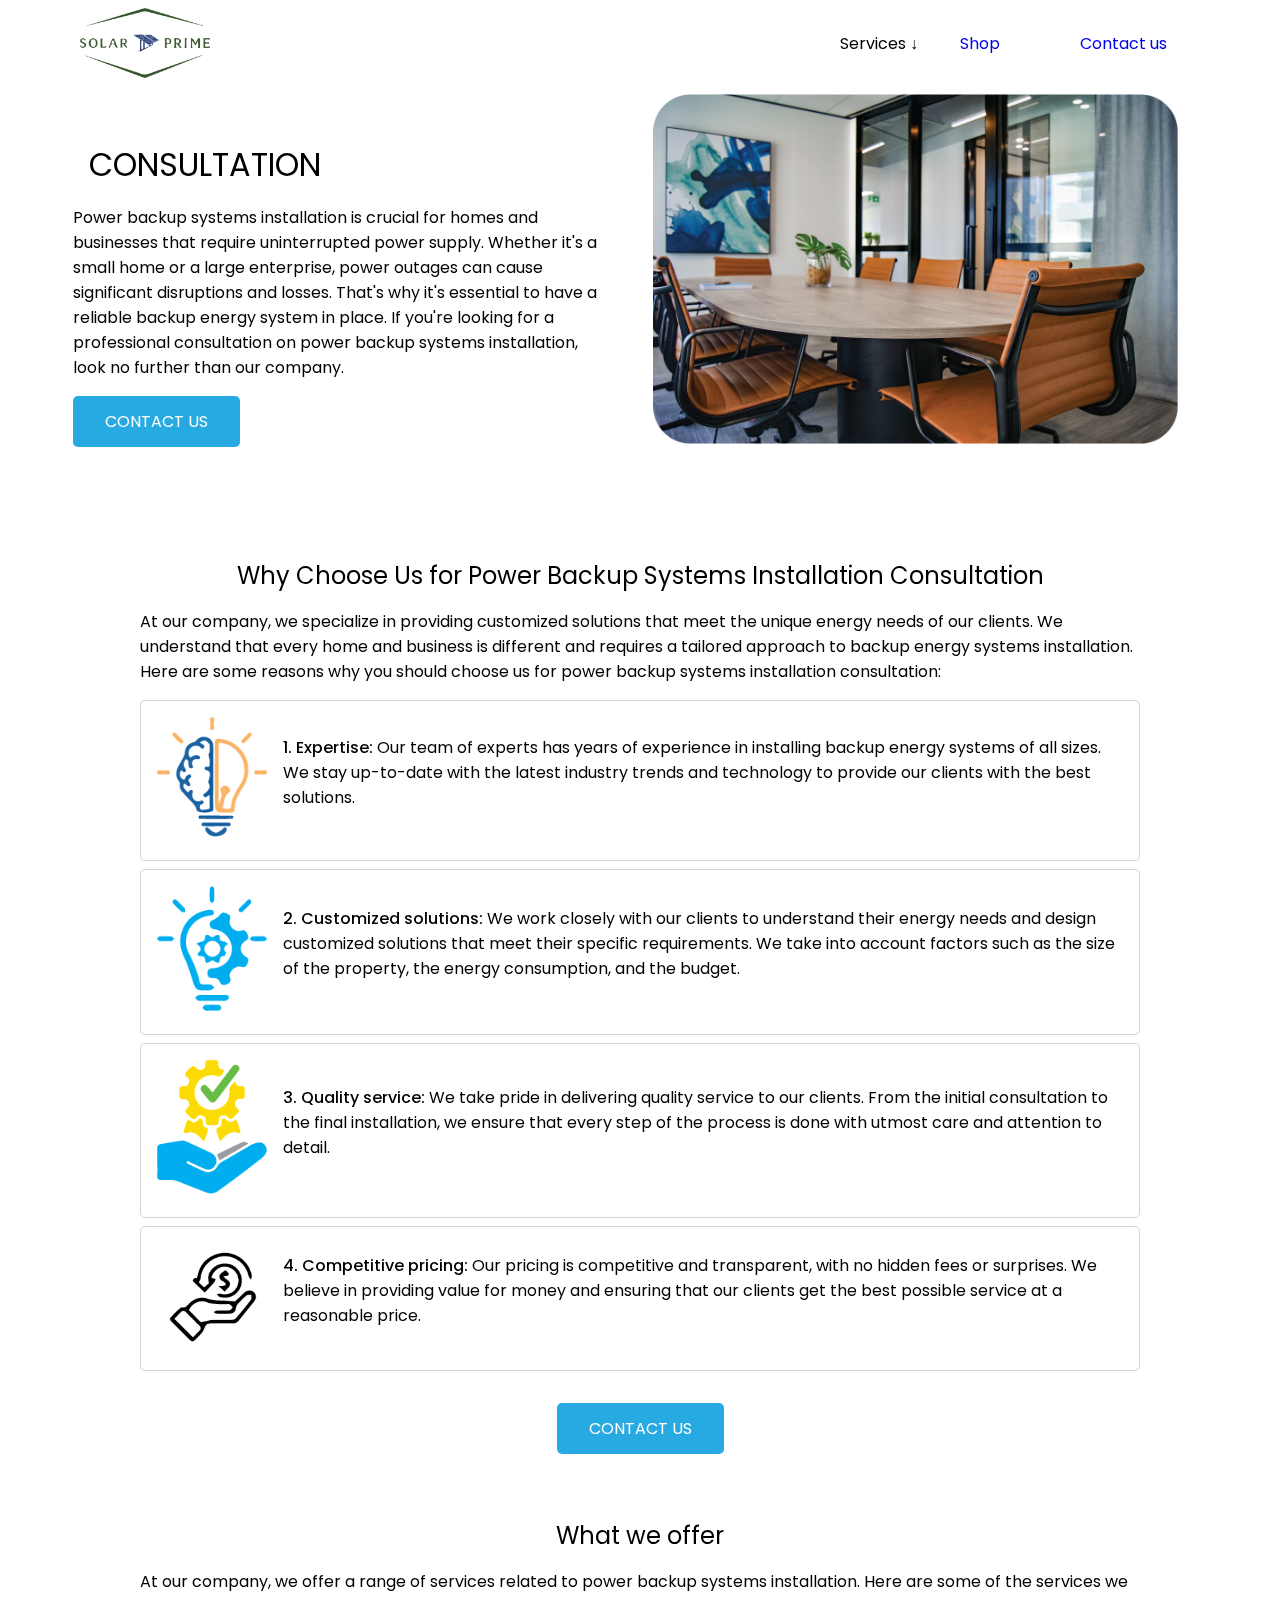
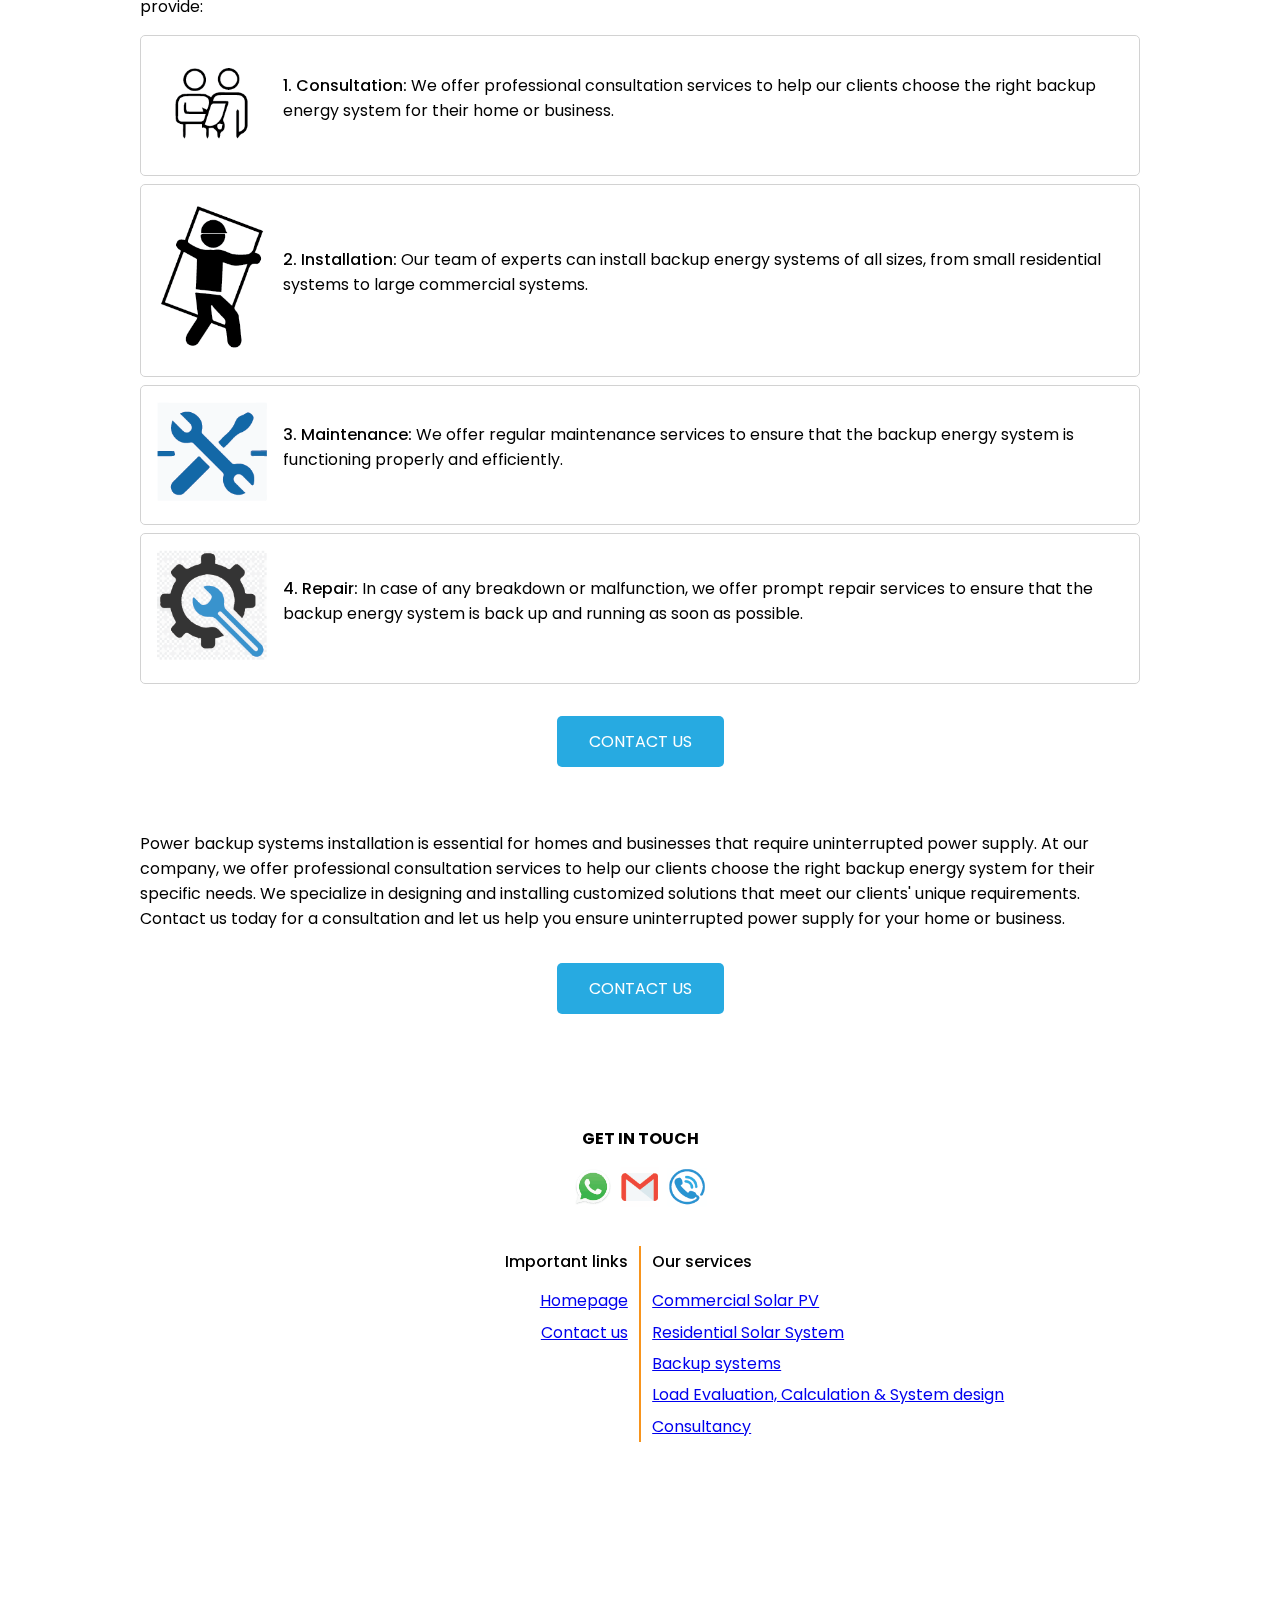
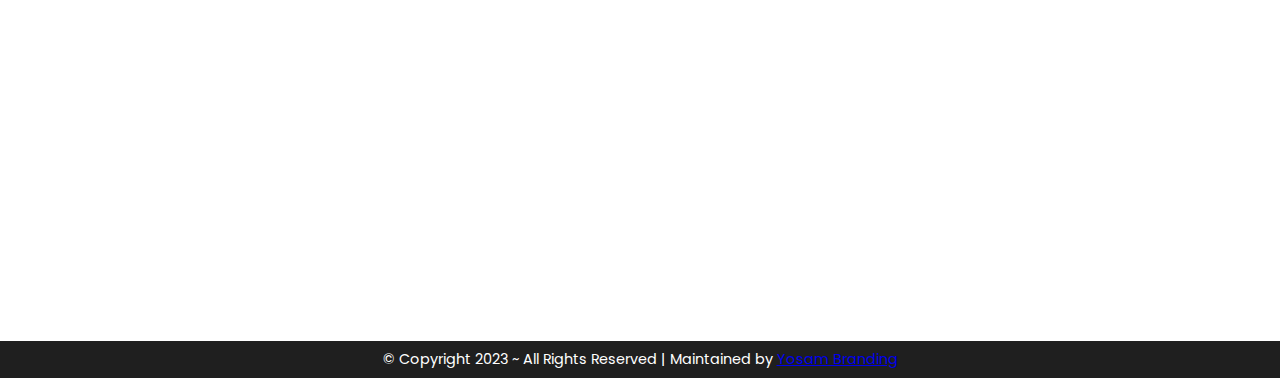
<file: consultation.html>
<!DOCTYPE html>
<html lang="en">
<head>
    <meta charset="UTF-8">
    <meta http-equiv="X-UA-Compatible" content="IE=edge">
    <meta name="viewport" content="width=device-width, initial-scale=1.0">

    <link rel="preconnect" href="https://fonts.googleapis.com">

    <link rel="preconnect" href="https://fonts.gstatic.com" crossorigin>
    <link href="https://fonts.googleapis.com/css2?family=Poppins:ital,wght@0,300;0,400;0,500;1,300;1,400;1,500&display=swap" rel="stylesheet">
    <link rel="stylesheet" href="./scripts/swiper/swiper-bundle.min.css" />

    <link rel="stylesheet" href="./styles/header.css" />
    <link rel="stylesheet" href="./styles/global.css" />
    <link rel="stylesheet" href="./styles/landing.css" />
    <link rel="stylesheet" href="./styles/actionButtons.css" />
    <link rel="stylesheet" href="./styles/consultation.css" />
    <link rel="stylesheet" href="./styles/footer.css" />

    <title>Document</title>
</head>
<body>
    <header class = "header">
        <div class = "logo">
            <a href="./">
                <img src="./icons/solar prime logo.png" alt = "solar prime logo" />
            </a>
        </div>
        <a class="header_small" href="./">
            <h1>SOLAR PRIME</h1>
        </a>
        <ul class="header_links">
            <li class="header_services">
                <div>Services &darr;</div>
                <div>
                    <ul>
                        <a href="./commercial-solar-pv.html">Commercial Solar PV</a>
                        <a href="./residential-solar-pv.html">Residential Solar PV System</a>
                        <a href="./battery-backup-systems.html">Backup Systems</a>
                        <a href="./load-evaluation-calculation-and-system-design.html">Load Evaluation, calculation & system design</a>
                        <a href="./consultation.html">Consulation</a>
                    </ul>
                </div>
            </li>
            <a href="./shop.html">Shop</a>
            <!-- <a href="#">About us</a> -->
            <a onclick="createRE('RE: Consultation \n')" href="./contact-us.html">Contact us</a>
        </ul>
        <div id="menu_bars" class="bars" onclick="handleMenuClick()">
            <div></div>
            <div></div>
            <div></div>
        </div>
    </header>
    <main>
        <nav class="navigation menu_info">
            <ul>
                <a href="./commercial-solar-pv.html">Commercial Solar PV</a>
                <a href="./residential-solar-pv.html">Residential Solar PV System</a>
                <a href="./battery-backup-systems.html">Backup Systems</a>
                <a href="./load-evaluation-calculation-and-system-design.html">Load Evaluation, calculation & system design</a>
                <a href="./consultation.html">Consulation</a>
                <a href = "./">Homepage</a>
                <a onclick="createRE('RE: Consultation \n')" href = "./contact-us.html">Contact us</a>
            </ul>
        </nav>
        <section class="landing">
            <div>
                <h1>CONSULTATION</h1>
                <p>
                    Power backup systems installation is crucial for homes and businesses that require
                    uninterrupted power supply. Whether it's a small home or a large enterprise, power
                    outages can cause significant disruptions and losses. That's why it's essential to have 
                    a reliable backup energy system in place. If you're looking for a professional consultation
                    on power backup systems installation, look no further than our company.
                </p>
                <div>
                    <a onclick="createRE('RE: Consultation \n')" href="./contact-us.html" class="contact_us" href="#">CONTACT US</a>
                </div>
            </div>
            <div>
                <!-- Slider main container -->
                <div class="swiper">
                    <!-- Additional required wrapper -->
                    <div class="swiper-wrapper">
                    <!-- Slides -->
                    <div class="swiper-slide">
                        <img src="./images/office.png" alt="consultation office"/>
                    </div>
                    <div class="swiper-slide">
                        <img src="./images/commercial solar pv installation.png" alt="commercial solar pv installation"/>
                    </div>
                    
                    <div class="swiper-slide">
                        <img src="./images/residential solar pv installation.png" alt="residential solar pv installation"/>
                    </div>
                    <div class="swiper-slide">
                        <img src="./images/battery backup.png" alt="battery backup"/>
                    </div>
                    <!-- <div class="swiper-slide">
                        <img src="./images/office.png" alt="office"/>
                    </div> -->
                    </div>
                    <!-- If we need pagination -->
                    <div class="swiper-pagination"></div>
                
                    <!-- If we need navigation buttons -->
                    <!-- <div class="swiper-button-prev"></div>
                    <div class="swiper-button-next"></div> -->
                
                    <!-- If we need scrollbar -->
                    <!-- <div class="swiper-scrollbar"></div> -->
                </div>
            </div>
        </section>
        <section class="article">
            <h2>Why Choose Us for Power Backup Systems Installation Consultation</h2>
            <p>
                At our company, we specialize in providing customized solutions that meet the unique energy needs of our clients. We understand that every home and
                business is different and requires a tailored approach to backup energy systems installation. Here are some reasons why you should choose us for 
                power backup systems installation consultation:
            </p>
            <ul>
                <li class="listItem">
                    <div>
                        <img src="./images/expertise illustration.png" alt="expertise illustration" />
                    </div>
                    <p>
                        <strong>1. Expertise:</strong> Our team of experts has years of experience in installing backup energy systems of all sizes. We stay up-to-date with the 
                        latest industry trends and technology to provide our clients with the best solutions.
                    </p>
                </li>
                <li class="listItem">
                    <div>
                        <img src="./images/customization illustration.png" alt="customization illustration" />
                    </div>
                    <p>
                        <strong>2. Customized solutions:</strong> We work closely with our clients to understand their energy needs and design customized solutions that 
                        meet their specific requirements. We take into account factors such as the size of the property, the energy consumption, and the budget.
                    </p>
                </li>
                <li class="listItem">
                    <div>
                        <img src="./images/quality service illustration.png" alt="quality service illustration" />
                    </div>
                    <p>
                        <strong>3. Quality service:</strong> We take pride in delivering quality service to our clients. From the initial consultation to the final installation, we
                        ensure that every step of the process is done with utmost care and attention to detail.
                    </p>
                </li>
                <li class="listItem">
                    <div>
                        <img src="./images/competitive pricing illustration.png" alt="competitive pricing illustration" />
                    </div>
                    <p>
                        <strong>4. Competitive pricing:</strong> Our pricing is competitive and transparent, with no hidden fees or surprises. We believe in providing value for
                        money and ensuring that our clients get the best possible service at a reasonable price.
                    </p>
                </li>
            </ul>
            <div>
                <a onclick="createRE('RE: Consultation \n')" href="./contact-us.html" class="contact_us" href="#">CONTACT US</a>
            </div>
        </section>
        <section class="article">
            <h2>What we offer</h2>
            <p>
                At our company, we offer a range of services related to power backup systems installation. Here are some of the services we provide:
            </p>
            <ul>
                <li class="listItem">
                    <div>
                        <img src="./images/consultation illustration.png" alt="consultation illustration" />
                    </div>
                    <p>
                        <strong>1. Consultation:</strong> We offer professional consultation services to help our clients choose the right 
                        backup energy system for their home or business.
                    </p>
                </li>
                <li class="listItem">
                    <div>
                        <img src="./images/installation illustration.png" alt="installation illustration" />
                    </div>
                    <p>
                        <strong>2. Installation:</strong> Our team of experts can install backup energy systems of all sizes, from small residential
                        systems to large commercial systems.
                    </p>
                </li>
                <li class="listItem">
                    <div>
                        <img src="./images/maintenance illustration.png" alt="maintenance illustration" />
                    </div>
                    <p>
                        <strong>3. Maintenance:</strong> We offer regular maintenance services to ensure that the backup energy system is
                        functioning properly and efficiently.
                    </p>
                </li>
                <li class="listItem">
                    <div>
                        <img src="./images/repair illustration.png" alt="repair illustration" />
                    </div>
                    <p>
                        <strong>4. Repair:</strong> In case of any breakdown or malfunction, we offer prompt repair services to ensure that the
                        backup energy system is back up and running as soon as possible.
                    </p>
                </li>
            </ul>
            <div>
                <a onclick="createRE('RE: Consultation \n')" href="./contact-us.html" class="contact_us" href="#">CONTACT US</a>
            </div>
        </section>
        <section class="article">
            <p>
                Power backup systems installation is essential for homes and businesses that require uninterrupted power supply. At our company, we offer professional consultation services to
                help our clients choose the right backup energy system for their specific needs. We specialize in designing and installing customized solutions that meet our clients' unique
                requirements. Contact us today for a consultation and let us help you ensure uninterrupted power supply for your home or business.
            </p>
            <div>
                <a onclick="createRE('RE: Consultation \n')" href="./contact-us.html" class="contact_us" href="#">CONTACT US</a>
            </div>
        </section>
    </main>
    <footer class="footer">
        <p><strong>GET IN TOUCH</strong></p>
        <ul class="get_in_touch">
            <a href="#"><img src = "./icons/whatsapp icon.png" alt = "whatsapp icon" /></a>
            <a href="#"><img src="./icons/gmail icon.png" alt = "gmail icon" /></a>
            <a href="#"><img src = "./icons/phone icon.png" alt = "phone icon" /></a>
        </ul>
        <div class="footer_links">
            <ul>
                <li>Important links</li>
                <a href = "./">Homepage</a>
                <!-- <a href = "./about-us.html">About us</a> -->
                <a href = "./contact-us.html">Contact us</a>
            </ul>
            <div></div>
            <ul>
                <li>Our services</li>
                <a href="./commercial-solar-pv.html">Commercial Solar PV</a>
                <a href="./residential-solar-pv.html">Residential Solar System</a>
                <a href="./battery-backup-systems.html">Backup systems</a>
                <a href="./load-evaluation-calculation-and-system-design.html">Load Evaluation, Calculation & System design</a>
                <a href="./consultation.html">Consultancy</a>
            </ul>
        </div>
        <p class="copyright"> &copy; Copyright 2023 ~ All Rights Reserved | Maintained by <a target="_blank" href="https://yosambranding.art">Yosam Branding</a></p>
    </footer>
    <script src = "./scripts/menu_click.js"></script>
    <script src = "./scripts/contact-us.js"></script>
</body>
</html>
</file>
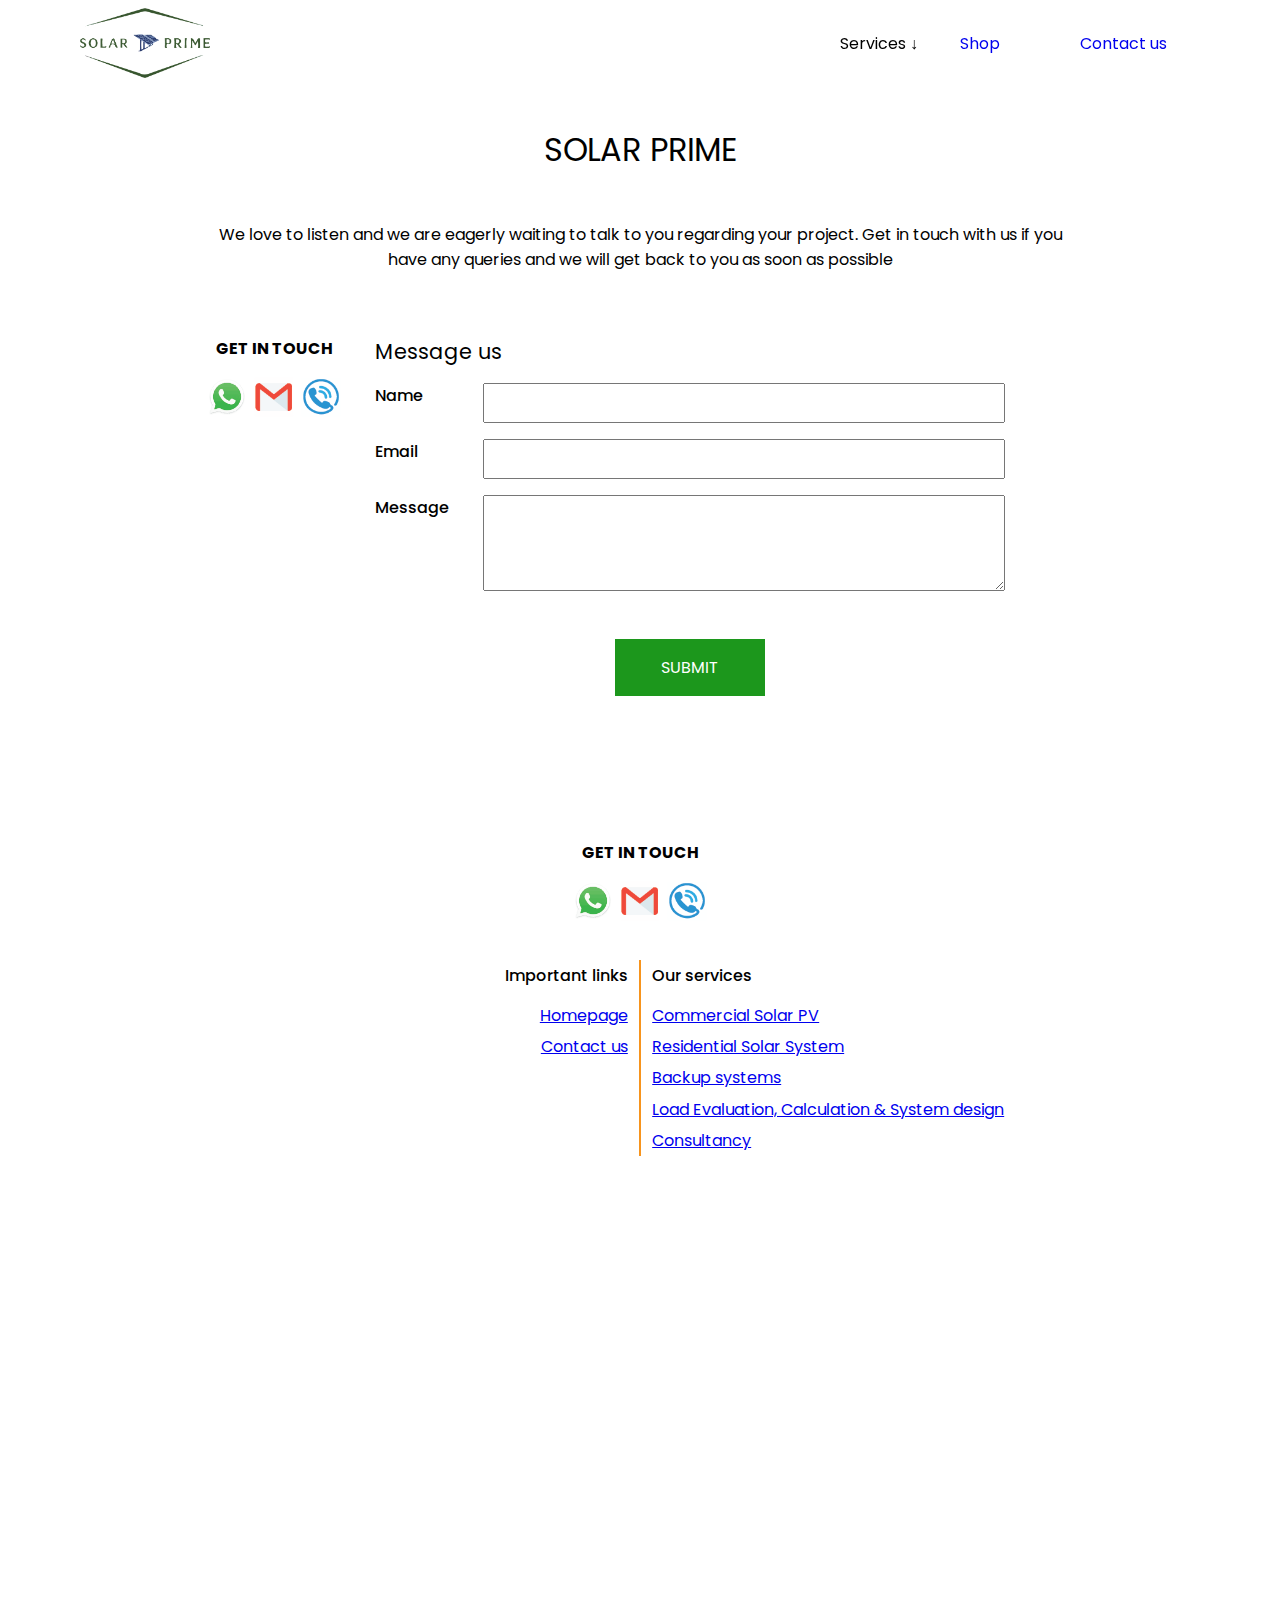
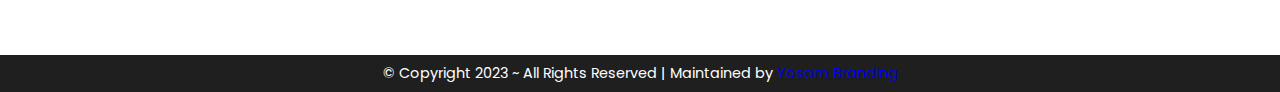
<file: contact-us.html>
<!DOCTYPE html>
<html lang="en">
<head>
    <meta charset="UTF-8">
    <meta http-equiv="X-UA-Compatible" content="IE=edge">
    <meta name="viewport" content="width=device-width, initial-scale=1.0">

    <link rel="preconnect" href="https://fonts.googleapis.com">

    <link rel="preconnect" href="https://fonts.gstatic.com" crossorigin>
    <link href="https://fonts.googleapis.com/css2?family=Poppins:ital,wght@0,300;0,400;0,500;1,300;1,400;1,500&display=swap" rel="stylesheet">
    <link rel="stylesheet" href="./scripts/swiper/swiper-bundle.min.css" />

    <link rel="stylesheet" href="./styles/header.css" />
    <link rel="stylesheet" href="./styles/global.css" />
    <link rel="stylesheet" href="./styles/contact-us.css" />
    <link rel="stylesheet" href="./styles/footer.css" />

    <title>Document</title>
</head>
<body>
    <header class = "header">
        <div class = "logo">
            <a href="./">
                <img src="./icons/solar prime logo.png" alt = "solar prime logo" />
            </a>
        </div>
        <a class="header_small" href="./">
            <h1>SOLAR PRIME</h1>
        </a>
        <ul class="header_links">
            <li class="header_services">
                <div>Services &darr;</div>
                <div>
                    <ul>
                        <a href="./commercial-solar-pv.html">Commercial Solar PV</a>
                        <a href="./residential-solar-pv.html">Residential Solar PV System</a>
                        <a href="./battery-backup-systems.html">Backup Systems</a>
                        <a href="./load-evaluation-calculation-and-system-design.html">Load Evaluation, calculation & system design</a>
                        <a href="./consultation.html">Consulation</a>
                    </ul>
                </div>
            </li>
            <a href="./shop.html">Shop</a>
            <!-- <a href="#">About us</a> -->
            <a href="./contact-us.html">Contact us</a>
        </ul>
        <div id="menu_bars" class="bars" onclick="handleMenuClick()">
            <div></div>
            <div></div>
            <div></div>
        </div>
    </header>
    <main>
        <nav class="navigation menu_info">
            <ul>
                <a href="./commercial-solar-pv.html">Commercial Solar PV</a>
                <a href="./residential-solar-pv.html">Residential Solar PV System</a>
                <a href="./battery-backup-systems.html">Backup Systems</a>
                <a href="./load-evaluation-calculation-and-system-design.html">Load Evaluation, calculation & system design</a>
                <a href="./consultation.html">Consulation</a>
                <a href = "./">Homepage</a>
                <a href = "./contact-us.html">Contact us</a>
            </ul>
        </nav>
        <h1>SOLAR PRIME</h1>
        <p>We love to listen and we are eagerly waiting to talk to you regarding your project. Get in touch with us if you have any queries and we will get back to you as soon as possible</p>
        <section>
            <div>
                <p><strong>GET IN TOUCH</strong></p>
                <ul class="get_in_touch">
                    <a href="#"><img src = "./icons/whatsapp icon.png" alt = "whatsapp icon" /></a>
                    <a href="#"><img src="./icons/gmail icon.png" alt = "gmail icon" /></a>
                    <a href="#"><img src = "./icons/phone icon.png" alt = "phone icon" /></a>
                </ul>
            </div>
            <div class="form">
                <h2>Message us</h2>
                <form id="form" onsubmit = "handleSubmit(event)">
                    <label>Name</label>
                    <div>
                        <input id="name" name="name" type="text" required="true">
                        <span class="danger"></span>
                    </div>
                    <label>Email</label>
                    <div>
                        <input id="email" name="email" type="email" required="true">
                        <span class="danger"></span>
                    </div>
                    <label>Message</label>
                    <div>
                        <textarea id="message" name="message" required="true"></textarea>
                        <span class="danger"></span>
                    </div>
                    <input type="submit" value="SUBMIT"/>
                </form>
                <div id="success">
                    <p>Thank you for contacting us. We'll get back to you as soon as possible</p>
                    <button onclick="handleClose()">Close</button>
                </div>
            </div>
        </section>
    </main>
    
    <footer class="footer">
        <p><strong>GET IN TOUCH</strong></p>
        <ul class="get_in_touch">
            <a href="#"><img src = "./icons/whatsapp icon.png" alt = "whatsapp icon" /></a>
            <a href="#"><img src="./icons/gmail icon.png" alt = "gmail icon" /></a>
            <a href="#"><img src = "./icons/phone icon.png" alt = "phone icon" /></a>
        </ul>
        <div class="footer_links">
            <ul>
                <li>Important links</li>
                <a href = "./">Homepage</a>
                <!-- <a href = "./about-us.html">About us</a> -->
                <a href = "./contact-us.html">Contact us</a>
            </ul>
            <div></div>
            <ul>
                <li>Our services</li>
                <a href="./commercial-solar-pv.html">Commercial Solar PV</a>
                <a href="./residential-solar-pv.html">Residential Solar System</a>
                <a href="./battery-backup-systems.html">Backup systems</a>
                <a href="./load-evaluation-calculation-and-system-design.html">Load Evaluation, Calculation & System design</a>
                <a href="./consultation.html">Consultancy</a>
            </ul>
        </div>
        <p class="copyright"> &copy; Copyright 2023 ~ All Rights Reserved | Maintained by <a target="_blank" href="https://yosambranding.art">Yosam Branding</a></p>
    </footer>
    <script src = "./scripts/axios.min.js"></script>
    <script src = "./scripts/contact-us.js"></script>
    <script>
        document.getElementById("message").innerHTML = getRE();

        function handleClose(){
            document.getElementById("form").getElementsByTagName("textarea")[0].value=getRE();
            document.getElementById("form").style.display = "grid";
            document.getElementById("success").style.display = "none";
        }

        function handleSubmit(){
            event.preventDefault();

            let form = document.getElementById("form"), success = document.getElementById("success");

            let name = document.getElementById("name").innerHTML,
                email = document.getElementById("email").innerHTML,
                message = document.getElementById("message").innerHTML;

            let formData = new FormData(form);

            axios({
                method:'post',
                url:'/backend/contactForm.php',
                headers:{
                    'Content-Type':'application/x-www.form-urlencoded'
                },
                data:formData,
            })
            .then( res => {
                success.style.display = "block";
                form.style.display = "none";
                window.scrollTo({
                    top:200,
                    left:0,
                    behaviour:"smooth"
                })
                //console.log(res);
            })
            .catch( err => {
                console.log(err);
            })

        }
    </script>
    <script src = "./scripts/menu_click.js"></script>
    <script src = "./scripts/contact-us.js"></script>
</body>
</html>
</file>
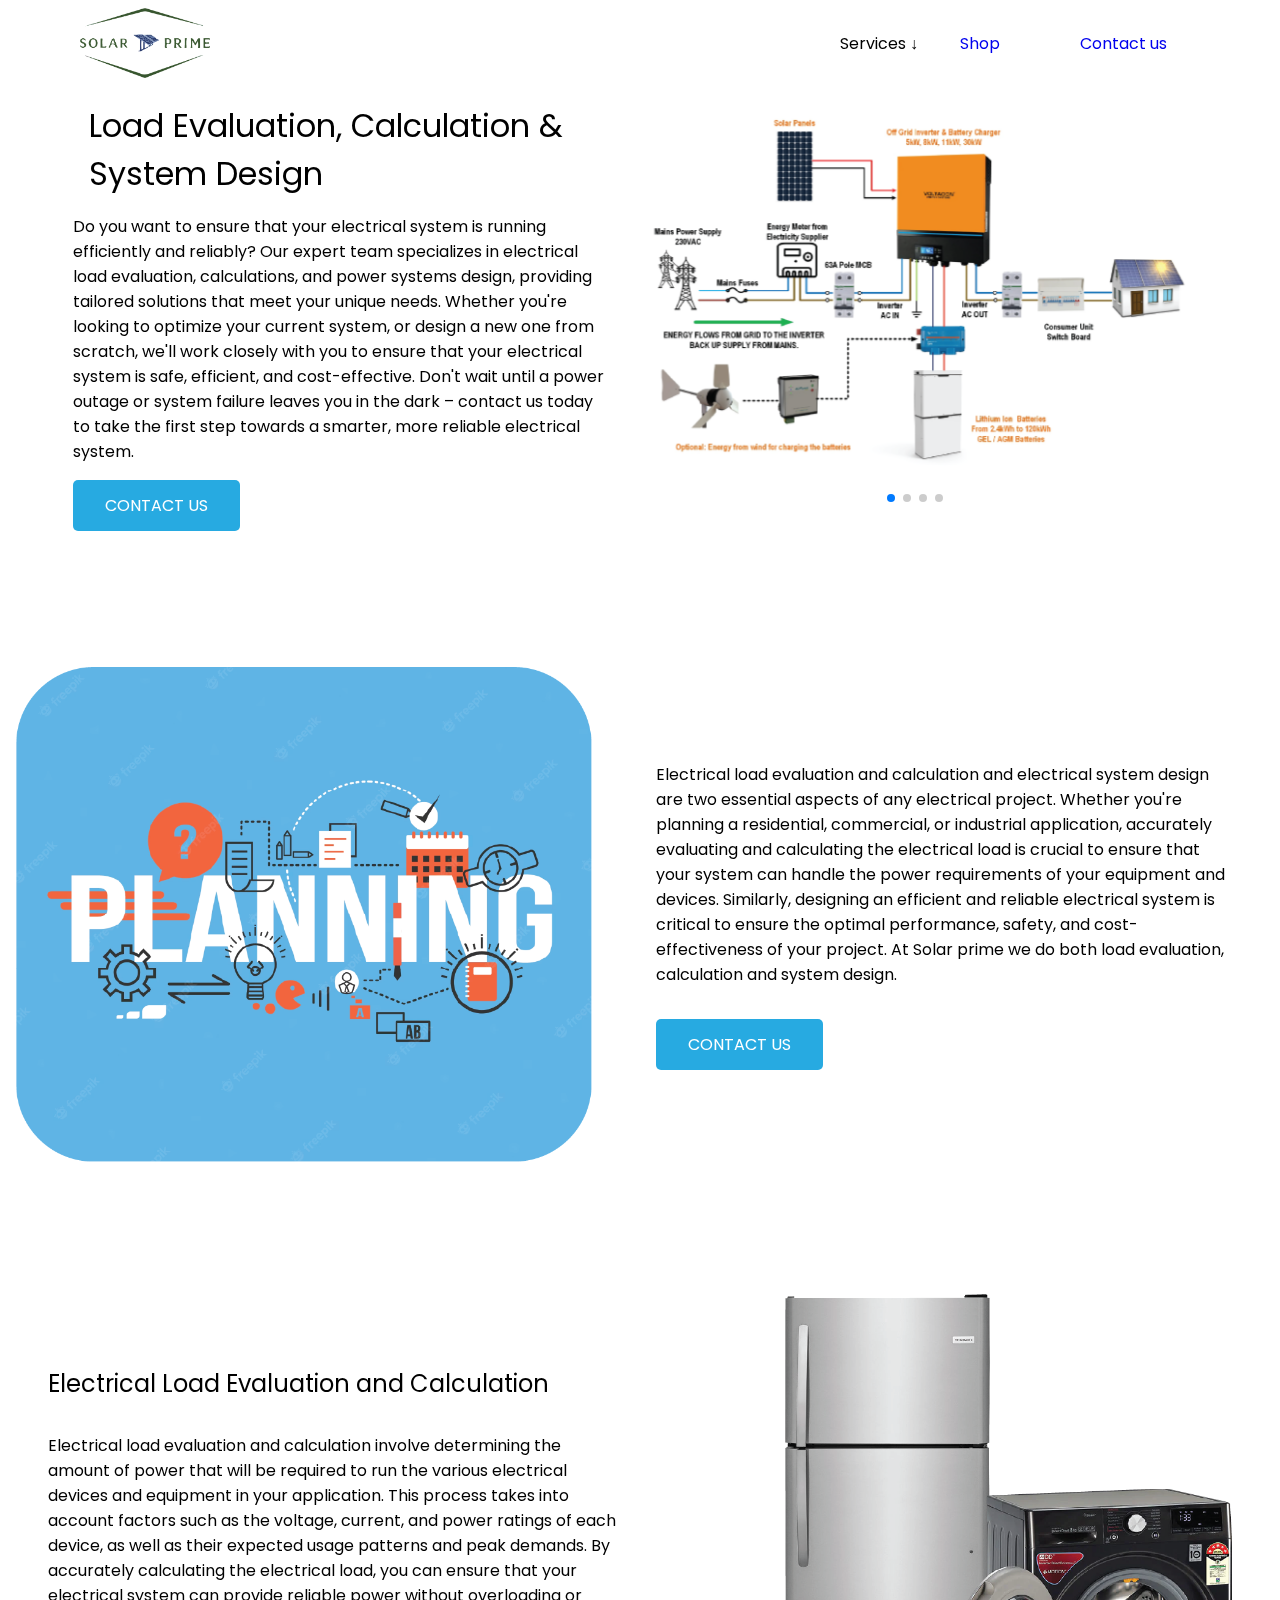
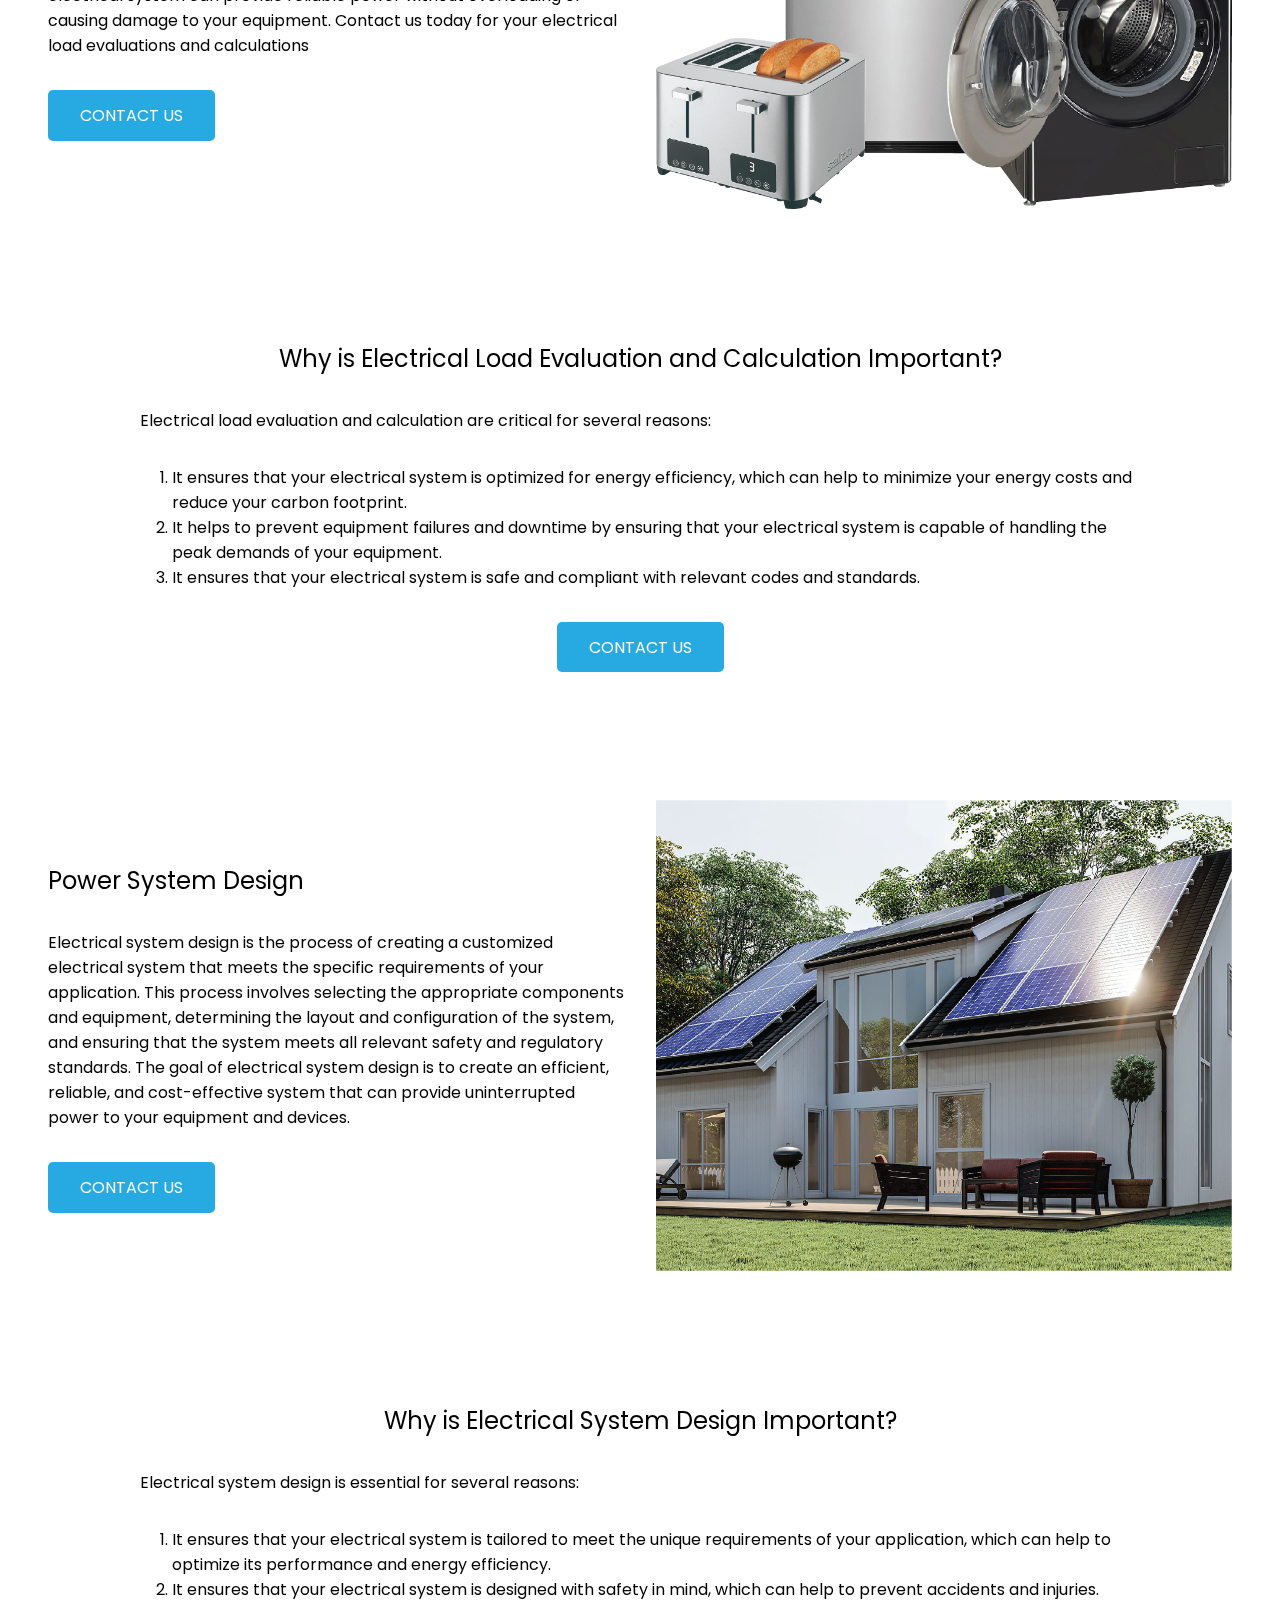
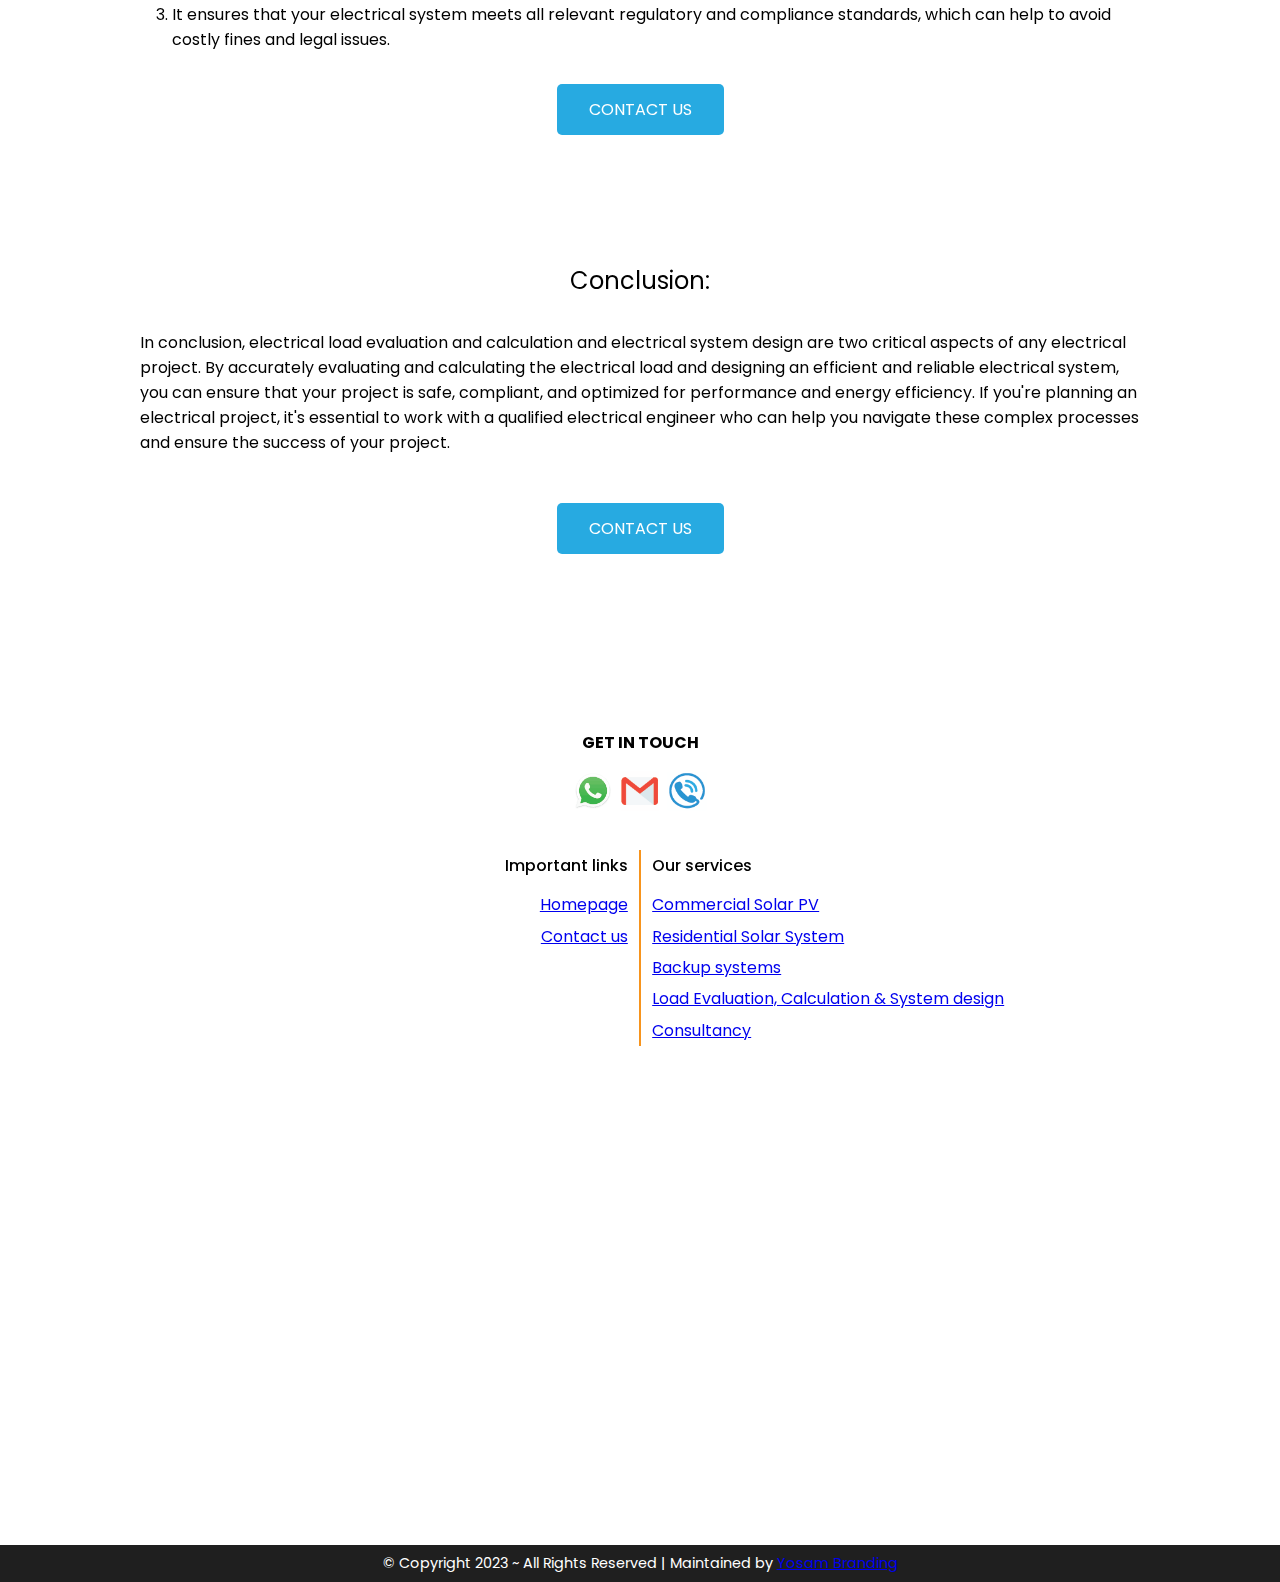
<file: load-evaluation-calculation-and-system-design.html>
<!DOCTYPE html>
<html lang="en">
<head>
    <meta charset="UTF-8">
    <meta http-equiv="X-UA-Compatible" content="IE=edge">
    <meta name="viewport" content="width=device-width, initial-scale=1.0">

    <link rel="preconnect" href="https://fonts.googleapis.com">

    <link rel="preconnect" href="https://fonts.gstatic.com" crossorigin>
    <link href="https://fonts.googleapis.com/css2?family=Poppins:ital,wght@0,300;0,400;0,500;1,300;1,400;1,500&display=swap" rel="stylesheet">
    <link rel="stylesheet" href="./scripts/swiper/swiper-bundle.min.css" />

    <link rel="stylesheet" href="./styles/header.css" />
    <link rel="stylesheet" href="./styles/global.css" />
    <link rel="stylesheet" href="./styles/landing.css" />
    <link rel="stylesheet" href="./styles/actionButtons.css" />
    <link rel="stylesheet" href="./styles/load-evaluation-calculation-and-system-design.css" />
    <link rel="stylesheet" href="./styles/footer.css" />

    <title>Document</title>
</head>
<body>
    <header class = "header">
        <div class = "logo">
            <a href="./">
                <img src="./icons/solar prime logo.png" alt = "solar prime logo" />
            </a>
        </div>
        <a class="header_small" href="./">
            <h1>SOLAR PRIME</h1>
        </a>
        <ul class="header_links">
            <li class="header_services">
                <div>Services &darr;</div>
                <div>
                    <ul>
                        <a href="./commercial-solar-pv.html">Commercial Solar PV</a>
                        <a href="./residential-solar-pv.html">Residential Solar PV System</a>
                        <a href="./battery-backup-systems.html">Backup Systems</a>
                        <a href="./load-evaluation-calculation-and-system-design.html">Load Evaluation, calculation & system design</a>
                        <a href="./consultation.html">Consulation</a>
                    </ul>
                </div>
            </li>
            <a href="./shop.html">Shop</a>
            <!-- <a href="#">About us</a> -->
            <a onclick="createRE('RE: Load Evaluation, Calculation & System Design \n')" href="./contact-us.html">Contact us</a>
        </ul>
        <div id="menu_bars" class="bars" onclick="handleMenuClick()">
            <div></div>
            <div></div>
            <div></div>
        </div>
    </header>
    <main>
        <nav class="navigation menu_info">
            <ul>
                <a href="./commercial-solar-pv.html">Commercial Solar PV</a>
                <a href="./residential-solar-pv.html">Residential Solar PV System</a>
                <a href="./battery-backup-systems.html">Backup Systems</a>
                <a href="./load-evaluation-calculation-and-system-design.html">Load Evaluation, calculation & system design</a>
                <a href="./consultation.html">Consulation</a>
                <a href = "./">Homepage</a>
                <a onclick="createRE('RE: Load Evaluation, Calculation & System Design \n')" href = "./contact-us.html">Contact us</a>
            </ul>
        </nav>
        <section class="landing">
            <div>
                <h1>Load Evaluation, Calculation & System Design</h1>
                <p>
                    Do you want to ensure that your electrical system is running efficiently and reliably? Our expert team specializes in
                    electrical load evaluation, calculations, and power systems design, providing tailored solutions that meet your
                    unique needs. Whether you're looking to optimize your current system, or design a new one from scratch, we'll
                    work closely with you to ensure that your electrical system is safe, efficient, and cost-effective. Don't wait until a
                    power outage or system failure leaves you in the dark – contact us today to take the first step towards a smarter,
                    more reliable electrical system.
                </p>
                <div>
                    <a onclick="createRE('RE: Load Evaluation, Calculation & System Design \n')" href="./contact-us.html" class="contact_us" href="#">CONTACT US</a>
                </div>
            </div>
            <div>
                <!-- Slider main container -->
                <div class="swiper">
                    <!-- Additional required wrapper -->
                    <div class="swiper-wrapper">
                    <!-- Slides -->
                    <div class="swiper-slide">
                        <img src="./images/energy backup system.png" alt="energy backup system"/>
                    </div>
                    <div class="swiper-slide">
                        <img src="./images/planning illustration.png" alt="planning illustration" />
                    </div>
                    
                    <div class="swiper-slide">
                        <img src="./images/electrical appliances.png" alt="residential electrical appliances" />
                    </div>
                    <div class="swiper-slide">
                        <img src="./images/residential solar panel.png" alt="residential solar panel" />
                    </div>
                    <!-- <div class="swiper-slide">
                        <img src="./images/office.png" alt="office"/>
                    </div> -->
                    </div>
                    <!-- If we need pagination -->
                    <div class="swiper-pagination"></div>
                
                    <!-- If we need navigation buttons -->
                    <!-- <div class="swiper-button-prev"></div>
                    <div class="swiper-button-next"></div> -->
                
                    <!-- If we need scrollbar -->
                    <!-- <div class="swiper-scrollbar"></div> -->
                </div>
            </div>
            <!-- <p>Go solar, go green</p> -->
        </section>
        <section class="section">
            <div class="content">
                <!-- <h2>PRICING</h2> -->
                <p>
                    Electrical load evaluation and calculation and electrical system design are two essential aspects of
                    any electrical project. Whether you're planning a residential, commercial, or industrial application,
                    accurately evaluating and calculating the electrical load is crucial to ensure that your system 
                    can handle the power requirements of your equipment and devices. Similarly, designing
                    an efficient and reliable electrical system is critical to ensure the optimal performance, safety, and
                    cost-effectiveness of your project. At Solar prime we do both load evaluation, calculation and
                    system design.
                </p>
                <div>
                    <a onclick="createRE('RE: Load Evaluation, Calculation & System Design Pricing\n')" href="./contact-us.html" class="contact_us" href="#">CONTACT US</a>
                </div>
            </div>
            <div class = "image">
                <img src="./images/planning illustration.png" alt="planning illustration" />
            </div>
        </section>
        <section class="section">
            <div class="content">
                <h2>Electrical Load Evaluation  and Calculation</h2>
                <p>
                    Electrical load evaluation and calculation involve determining the amount of power that will 
                    be required to run the various electrical devices and equipment in your application. This process
                    takes into account factors such as the voltage, current, and power ratings of each device, as 
                    well as their expected usage patterns and peak demands. By accurately calculating the 
                    electrical load, you can ensure that your electrical system can provide reliable power without
                    overloading or causing damage to your equipment. Contact us today for your electrical
                    load evaluations and calculations
                </p>
                <div>
                    <a onclick="createRE('RE: Electrical Load Evaluation and Calculation \n')" href="./contact-us.html" class="contact_us" href="#">CONTACT US</a>
                </div>
            </div>
            <div class = "image">
                <img src="./images/electrical appliances.png" alt="residential electrical appliances" />
            </div>
        </section>
        <section class="article">
            <div class="content">
                <h2>Why is Electrical Load Evaluation and Calculation Important?</h2>
                <p>
                    Electrical load evaluation and calculation are critical for several reasons:
                </p>
                <ol>
                    <li>
                        It ensures that your electrical system is optimized for energy efficiency, which can help to minimize your
                        energy costs and reduce your carbon footprint.
                    </li>
                    <li>
                        It helps to prevent equipment failures and downtime by ensuring that your electrical system is
	                    capable of handling the peak demands of your equipment.
                    </li>
                    <li>
                        It ensures that your electrical system is safe and compliant with relevant codes and standards.
                    </li>
                </ol>
                <div>
                    <a onclick="createRE('RE: Electrical Load Evaluation and Calculation \n')" href="./contact-us.html" class="contact_us" href="#">CONTACT US</a>
                </div>
            </div>
        </section>
        <section class="section">
            <div class="content">
                <h2>Power System Design</h2>
                <p>
                    Electrical system design is the process of creating a customized electrical system that meets the
                    specific requirements of your application. This process involves selecting the appropriate components
                    and equipment, determining the layout and configuration of the system, and ensuring that the system
                    meets all relevant safety and regulatory standards. The goal of electrical system design is to create an
                    efficient, reliable, and cost-effective system that can provide uninterrupted power to your equipment
                    and devices.
                </p>
                <div>
                    <a onclick="createRE('RE: Power System Design \n')" href="./contact-us.html" class="contact_us" href="#">CONTACT US</a>
                </div>
            </div>
            <div class = "image">
                <img src="./images/residential solar panel.png" alt="residential solar panel" />
            </div>
        </section>
        <section class="article">
            <div class="content">
                <h2>Why is Electrical System Design Important?</h2>
                <p>
                    Electrical system design is essential for several reasons:
                </p>
                <ol>
                    <li>
                        It ensures that your electrical system is tailored to meet the unique requirements of your application,
	                    which can help to optimize its performance and energy efficiency.
                    </li>
                    <li>
                        It ensures that your electrical system is designed with safety in mind, which can help to prevent 
	                    accidents and injuries.
                    </li>
                    <li>
                        It ensures that your electrical system meets all relevant regulatory and compliance 
	                    standards, which can help to avoid costly fines and legal issues.
                    </li>
                </ol>
                <div>
                    <a onclick="createRE('RE: Electrical System Design \n')" href="./contact-us.html" class="contact_us" href="#">CONTACT US</a>
                </div>
            </div>
        </section>
        <section class="article conclusion">
            <div class="content">
                <h2>Conclusion:</h2>
                <p>
                    In conclusion, electrical load evaluation and calculation and electrical system design are two critical aspects of any electrical project. By accurately 
                    evaluating and calculating the electrical load and designing an efficient and reliable electrical system, you can ensure that your project is safe, 
                    compliant, and optimized for performance and energy efficiency. If you're planning an electrical project, it's essential to work with a qualified 
                    electrical engineer who can help you navigate these complex processes and ensure the success of your project.
                </p>
                <div>
                    <a onclick="createRE('RE: Load Evaluation, Calculation & System Design \n')" href="./contact-us.html" class="contact_us" href="#">CONTACT US</a>
                </div>
            </div>
        </section>
    </main>
    <footer class="footer">
        <p><strong>GET IN TOUCH</strong></p>
        <ul class="get_in_touch">
            <a href="#"><img src = "./icons/whatsapp icon.png" alt = "whatsapp icon" /></a>
            <a href="#"><img src="./icons/gmail icon.png" alt = "gmail icon" /></a>
            <a href="#"><img src = "./icons/phone icon.png" alt = "phone icon" /></a>
        </ul>
        <div class="footer_links">
            <ul>
                <li>Important links</li>
                <a href = "./">Homepage</a>
                <!-- <a href = "./about-us.html">About us</a> -->
                <a href = "./contact-us.html">Contact us</a>
            </ul>
            <div></div>
            <ul>
                <li>Our services</li>
                <a href="./commercial-solar-pv.html">Commercial Solar PV</a>
                <a href="./residential-solar-pv.html">Residential Solar System</a>
                <a href="./battery-backup-systems.html">Backup systems</a>
                <a href="./load-evaluation-calculation-and-system-design.html">Load Evaluation, Calculation & System design</a>
                <a href="./consultation.html">Consultancy</a>
            </ul>
        </div>
        <p class="copyright"> &copy; Copyright 2023 ~ All Rights Reserved | Maintained by <a target="_blank" href="https://yosambranding.art">Yosam Branding</a></p>
    </footer>
    <script src = "./scripts/menu_click.js"></script>
    <script src = "./scripts/contact-us.js"></script>
    <script src = "./scripts/swiper/swiper-bundle.min.js"></script>
    <script src = "./scripts/swiper/initialize-swiper.js"></script>
</body>
</html>
</file>
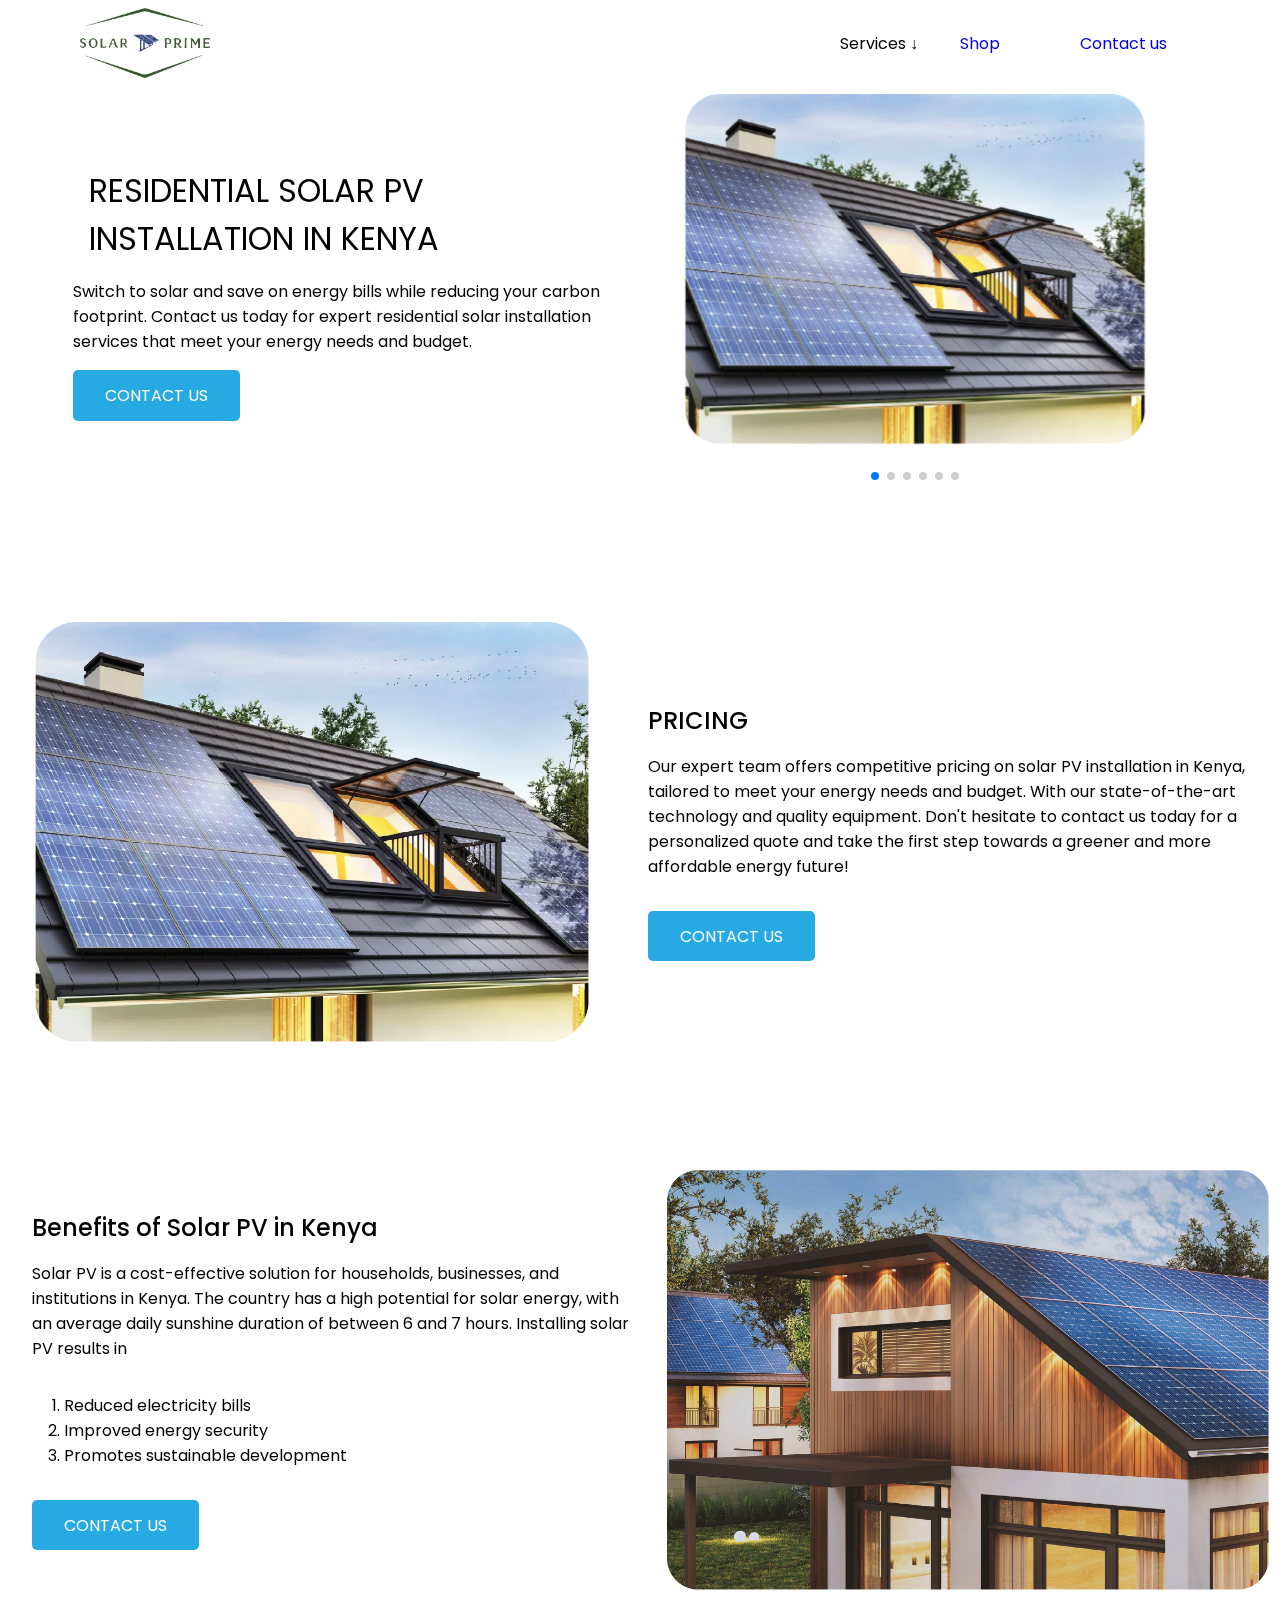
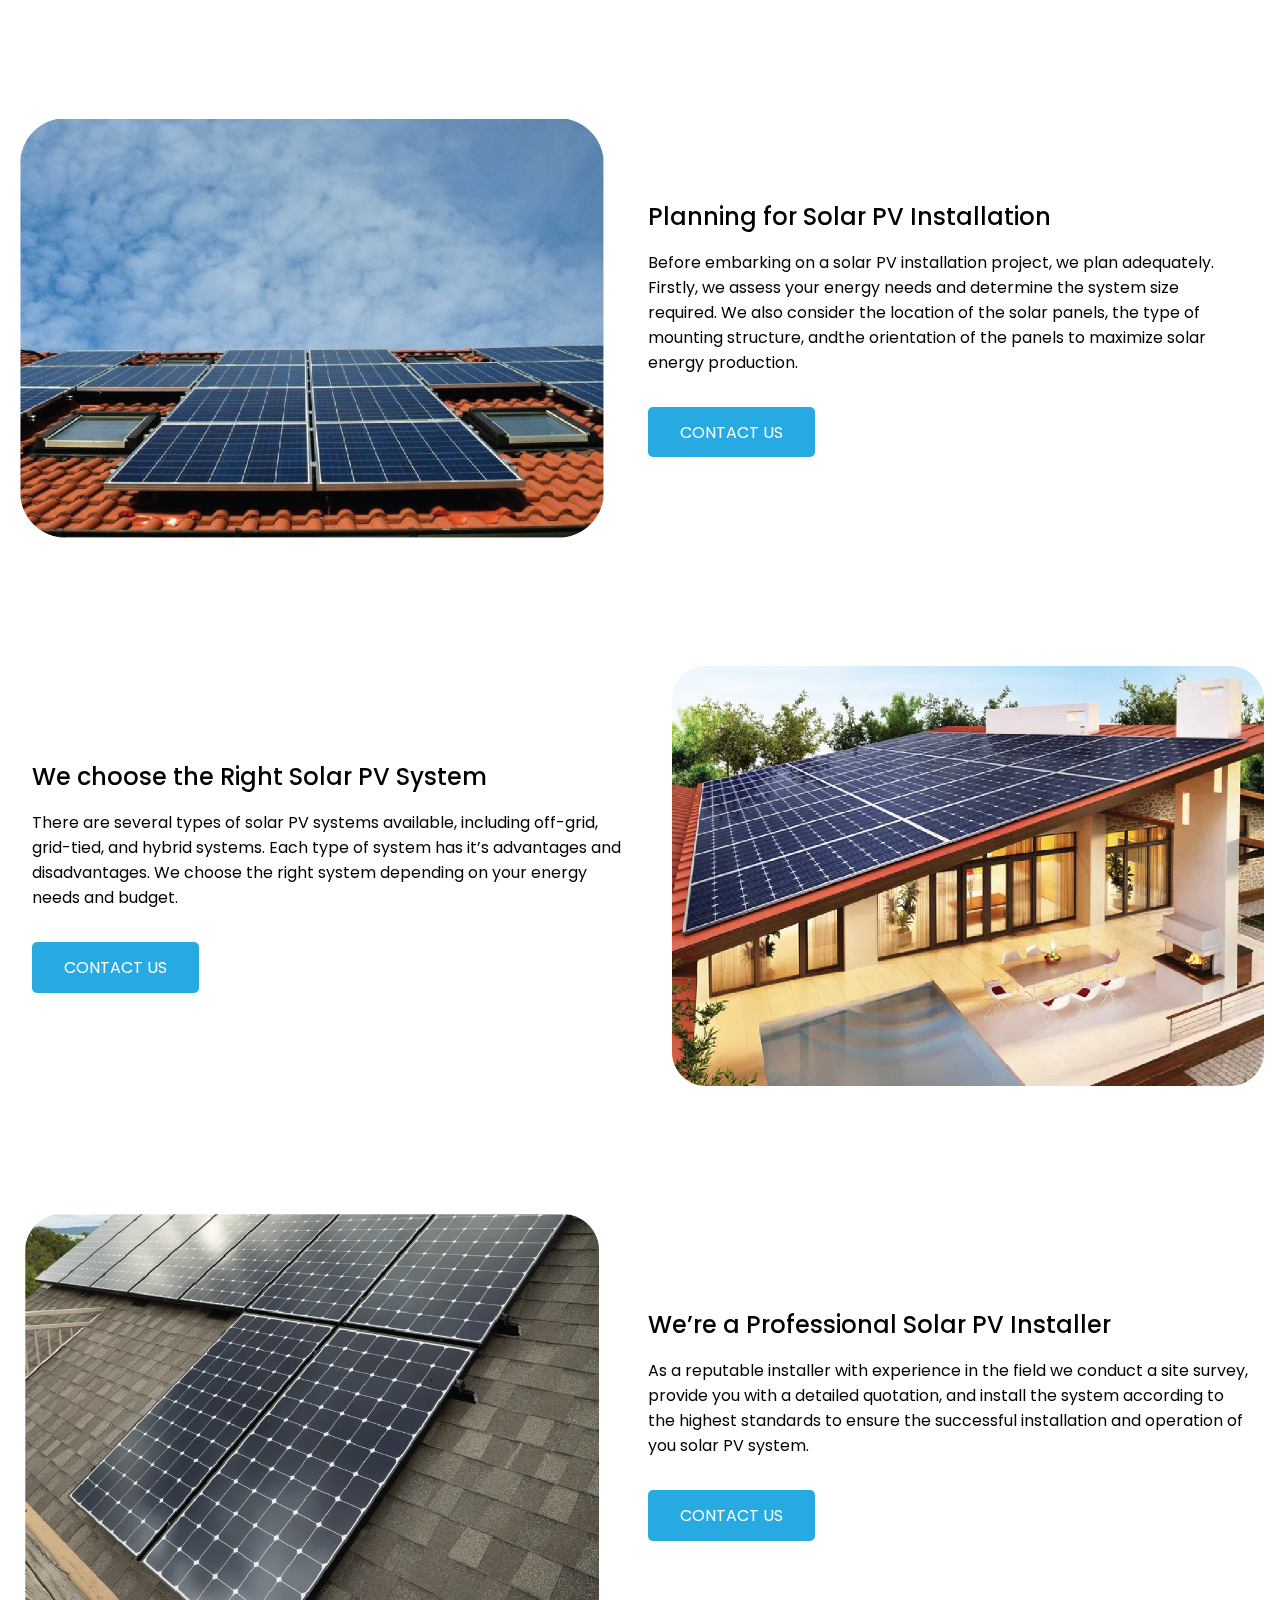
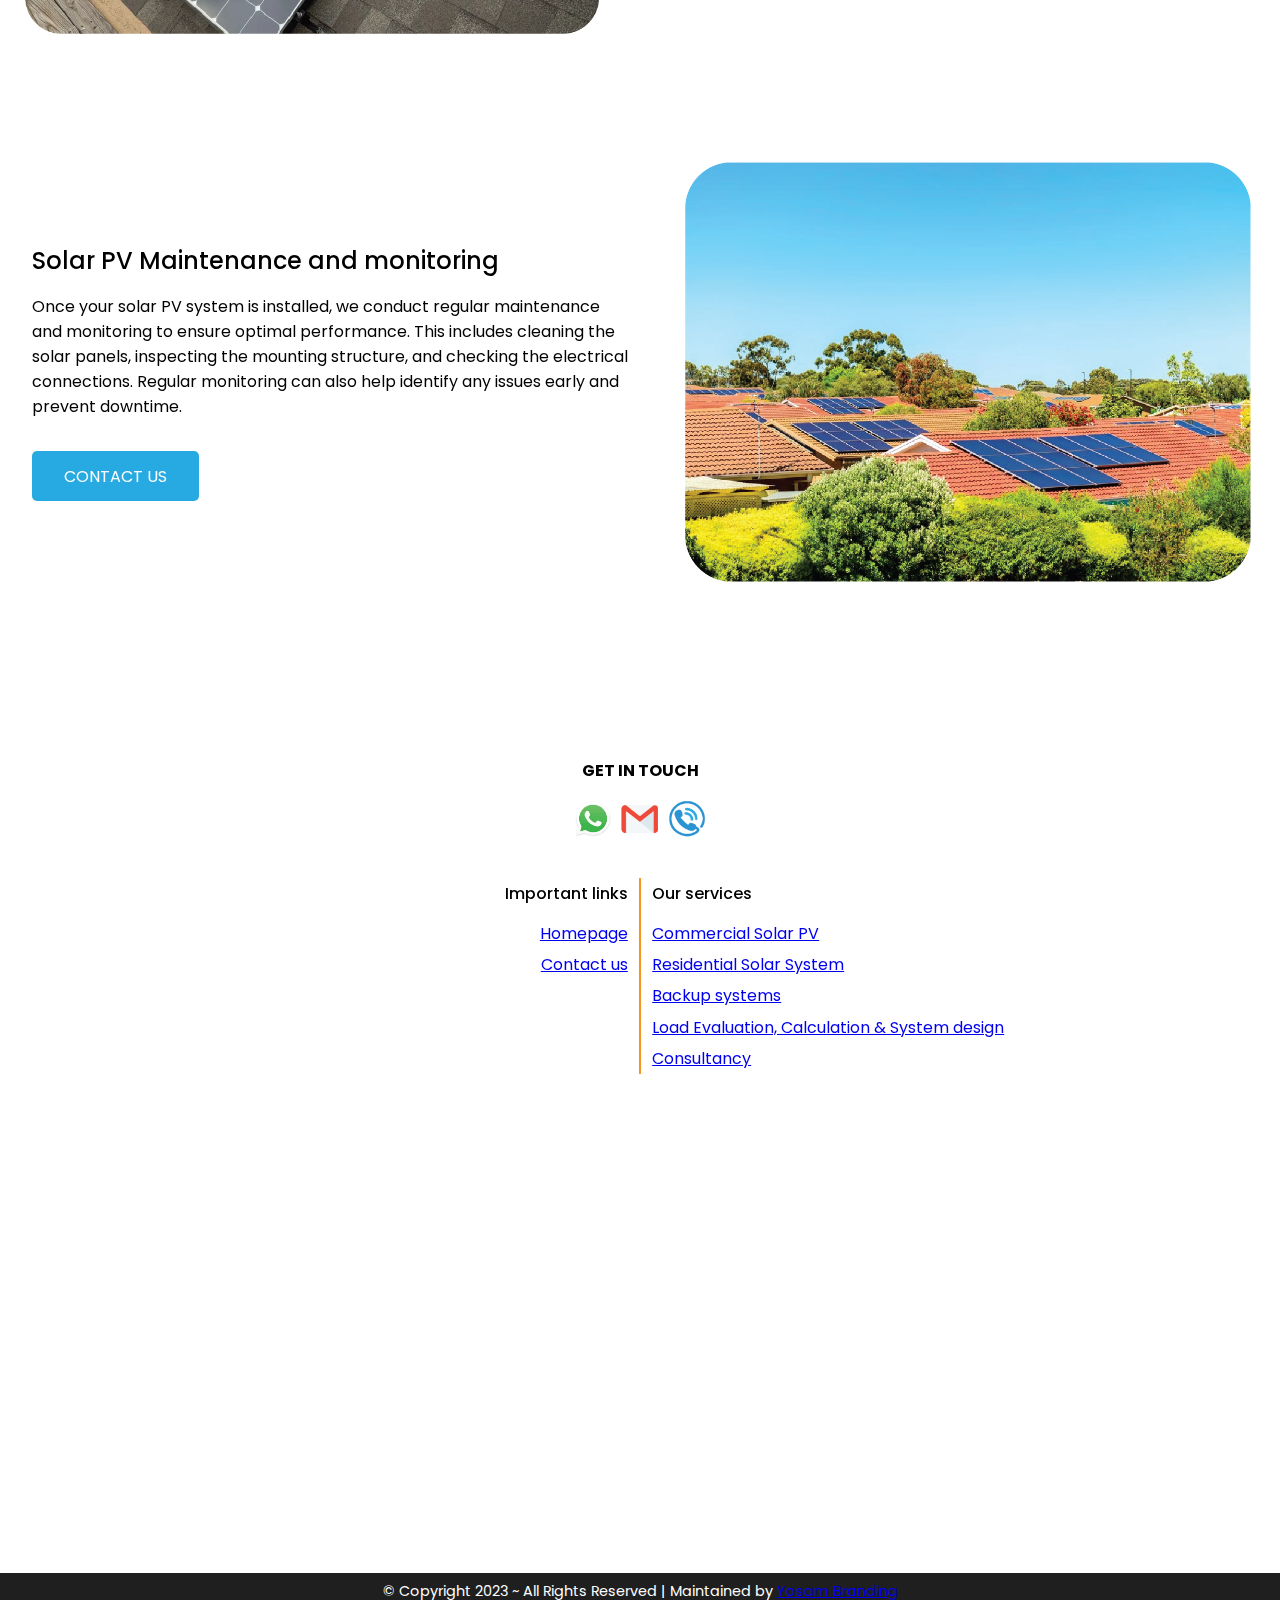
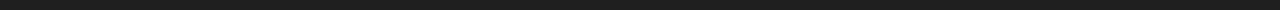
<file: residential-solar-pv.html>
<!DOCTYPE html>
<html lang="en">
<head>
    <meta charset="UTF-8">
    <meta http-equiv="X-UA-Compatible" content="IE=edge">
    <meta name="viewport" content="width=device-width, initial-scale=1.0">

    <link rel="preconnect" href="https://fonts.googleapis.com">

    <link rel="preconnect" href="https://fonts.gstatic.com" crossorigin>
    <link href="https://fonts.googleapis.com/css2?family=Poppins:ital,wght@0,300;0,400;0,500;1,300;1,400;1,500&display=swap" rel="stylesheet">
    <link rel="stylesheet" href="./scripts/swiper/swiper-bundle.min.css" />

    <link rel="stylesheet" href="./styles/header.css" />
    <link rel="stylesheet" href="./styles/global.css" />
    <link rel="stylesheet" href="./styles/landing.css" />
    <link rel="stylesheet" href="./styles/commercial-solar-pv.css" />
    <link rel="stylesheet" href="./styles/actionButtons.css" />
    <link rel="stylesheet" href="./styles/footer.css" />

    <title>Residential solar pv installation in kenya</title>
</head>
<body>
    <header class = "header">
        <div class = "logo">
            <a href="./">
                <img src="./icons/solar prime logo.png" alt = "solar prime logo" />
            </a>
        </div>
        <a class="header_small" href="./">
            <h1>SOLAR PRIME</h1>
        </a>
        <ul class="header_links">
            <li class="header_services">
                <div>Services &darr;</div>
                <div>
                    <ul>
                        <a href="./commercial-solar-pv.html">Commercial Solar PV</a>
                        <a href="./residential-solar-pv.html">Residential Solar PV System</a>
                        <a href="./battery-backup-systems.html">Backup Systems</a>
                        <a href="./load-evaluation-calculation-and-system-design.html">Load Evaluation, calculation & system design</a>
                        <a href="./consultation.html">Consulation</a>
                    </ul>
                </div>
            </li>
            <a href="./shop.html">Shop</a>
            <!-- <a href="#">About us</a> -->
            <a onclick="createRE('RE: Residential Solar PV Installation \n')" href="./contact-us.html">Contact us</a>
        </ul>
        <div id="menu_bars" class="bars" onclick="handleMenuClick()">
            <div></div>
            <div></div>
            <div></div>
        </div>
    </header>
    <main class="main">
        <nav class="navigation menu_info">
            <ul>
                <a href="./commercial-solar-pv.html">Commercial Solar PV</a>
                <a href="./residential-solar-pv.html">Residential Solar PV System</a>
                <a href="./battery-backup-systems.html">Backup Systems</a>
                <a href="./load-evaluation-calculation-and-system-design.html">Load Evaluation, calculation & system design</a>
                <a href="./consultation.html">Consulation</a>
                <a href = "./">Homepage</a>
                <a onclick="createRE('RE: Residential Solar PV Installation \n')" href = "./contact-us.html">Contact us</a>
            </ul>
        </nav>
        <section class="landing">
            <div>
                <h1>RESIDENTIAL SOLAR PV INSTALLATION IN KENYA</h1>
                <p>
                    Switch to solar and save on energy bills while reducing your carbon footprint. Contact
                    us today for expert residential solar installation services that meet your energy needs
                    and budget.
                </p>
                <div>
                    <a onclick="createRE('RE: Residential Solar PV Installation \n')" href="./contact-us.html" class="contact_us" href="#">CONTACT US</a>
                </div>
            </div>
            <div>
                <!-- Slider main container -->
                <div class="swiper">
                    <!-- Additional required wrapper -->
                    <div class="swiper-wrapper">
                    <!-- Slides -->
                    <div class="swiper-slide">
                        <img src="./images/roof mount residential solar pv.png" alt="residential monocrystalline roof mount solar pv panels"/>
                    </div>
                    <div class="swiper-slide">
                        <img src="./images/residential polycrystalline solar pv.png" alt="polycrystalline roof mount solar pv panels installation in kenya" />
                    </div>
                    
                    <div class="swiper-slide">
                        <img src="./images/installed roof mount solar pv.png" alt="polycrystalline roof mount solar pv" />
                    </div>
                    <div class="swiper-slide">
                        <img src="./images/polycrystalline solar mount solar pv.png" alt="polycrystalline roof mount solar pv" />
                    </div>
                    <div class="swiper-slide">
                        <img src="./images/monocrystalline residential solar pv.png" alt="roof mount residential monocrystalline solar pv panels" />
                    </div>
                    <div class="swiper-slide">
                        <img src="./images/polycrystalline roof mount solar pv.png" alt="residential polycrystalline roof mount solar pv installation in kenya" />
                    </div>
                    <!-- <div class="swiper-slide">
                        <img src="./images/office.png" alt="office"/>
                    </div> -->
                    </div>
                    <!-- If we need pagination -->
                    <div class="swiper-pagination"></div>
                
                    <!-- If we need navigation buttons -->
                    <!-- <div class="swiper-button-prev"></div>
                    <div class="swiper-button-next"></div> -->
                
                    <!-- If we need scrollbar -->
                    <!-- <div class="swiper-scrollbar"></div> -->
                </div>
            </div>
        </section>
        <section class="section">
            <div class="content">
                <h2>PRICING</h2>
                <p>
                    Our expert team offers competitive pricing on solar PV installation in Kenya, 
                    tailored to meet your energy needs and budget. With our state-of-the-art 
                    technology and quality equipment. Don't hesitate to contact us today for 
                    a personalized quote and take the first step towards a greener and more 
                    affordable energy future!
                </p>
                <div>
                    <a onclick="createRE('RE: Residential Solar PV Installation Pricing \n')" href="./contact-us.html" class="contact_us" href="#">CONTACT US</a>
                </div>
            </div>
            <div class = "image">
                <img src="./images/roof mount residential solar pv.png" alt="residential monocrystalline roof mount solar pv panels" />
            </div>
        </section>
        <section class="section">
            <div class = "content">
                <h2>Benefits of Solar PV in Kenya</h2>
                <p>
                    Solar PV is a cost-effective solution for households, businesses, and institutions in Kenya.
                    The country has a high potential for solar energy, with an average daily sunshine duration 
                    of between 6 and 7 hours. Installing solar PV results in
                </p>
                <ol>
                    <li>Reduced electricity bills</li>
                    <li>Improved energy security</li>
                    <li>Promotes sustainable development</li>
                </ol>
                <div>
                    <a onclick="createRE('RE: Residential Solar PV Installation \n')" href="./contact-us.html" class="contact_us" href="#">CONTACT US</a>
                </div>
            </div>
            <div class = "image">
                <img src="./images/residential polycrystalline solar pv.png" alt="polycrystalline roof mount solar pv panels installation in kenya" />
            </div>
        </section>
        <section class="section">
            <div class = "content">
                <h2>Planning for Solar PV Installation</h2>
                <p>
                    Before embarking on a solar PV installation project, we plan adequately. Firstly, we 
                    assess your energy needs and determine the system size required. We also consider
                    the location of the solar panels, the type of mounting structure, andthe orientation of 
                    the panels to maximize solar energy production.
                </p>
                <div>
                    <a onclick="createRE('RE: Residential Solar PV Installation \n')" href="./contact-us.html" class="contact_us" href="#">CONTACT US</a>
                </div>
            </div>
            <div class = "image">
                <img src="./images/installed roof mount solar pv.png" alt="polycrystalline roof mount solar pv" />
            </div>
        </section>
        <section class="section">
            <div class = "content">
                <h2>We choose the Right Solar PV System</h2>
                <p>
                    There are several types of solar PV systems available, including off-grid, grid-tied, and
                    hybrid systems. Each type of system has it’s advantages and disadvantages. We choose
                    the right system depending on your energy needs and budget.
                </p>
                <div>
                    <a onclick="createRE('RE: Residential Solar PV Installation \n')" href="./contact-us.html" class="contact_us" href="#">CONTACT US</a>
                </div>
            </div>
            <div class = "image">
                <img src="./images/polycrystalline solar mount solar pv.png" alt="polycrystalline roof mount solar pv" />
            </div>
        </section>
        <section class="section">
            <div class = "content">
                <h2>We’re a Professional Solar PV Installer</h2>
                <p>
                    As a reputable installer with experience in the field we conduct a site survey, provide you with
                    a detailed quotation, and install the system according to the highest standards to ensure 
                    the successful installation and operation of you solar PV system.
                </p>
                <div>
                    <a onclick="createRE('RE: Residential Solar PV Installation \n')" href="./contact-us.html" class="contact_us" href="#">CONTACT US</a>
                </div>
            </div>
            <div class = "image">
                <img src="./images/monocrystalline residential solar pv.png" alt="roof mount residential monocrystalline solar pv panels" />
            </div>
        </section>
        <section class="section">
            <div class = "content">
                <h2>Solar PV Maintenance and monitoring</h2>
                <p>
                    Once your solar PV system is installed, we conduct regular maintenance and monitoring to
                    ensure optimal performance. This includes cleaning the solar panels, inspecting the mounting
                    structure, and checking the electrical connections. Regular monitoring can also help identify any issues
                    early and prevent downtime.
                </p>
                <div>
                    <a onclick="createRE('RE: Residential Solar PV Installation \n')" href="./contact-us.html" class="contact_us" href="#">CONTACT US</a>
                </div>
            </div>
            <div class = "image">
                <img src="./images/polycrystalline roof mount solar pv.png" alt="residential polycrystalline roof mount solar pv installation in kenya" />
            </div>
        </section>
    </main>
    <footer class="footer">
        <p><strong>GET IN TOUCH</strong></p>
        <ul class="get_in_touch">
            <a href="#"><img src = "./icons/whatsapp icon.png" alt = "whatsapp icon" /></a>
            <a href="#"><img src="./icons/gmail icon.png" alt = "gmail icon" /></a>
            <a href="#"><img src = "./icons/phone icon.png" alt = "phone icon" /></a>
        </ul>
        <div class="footer_links">
            <ul>
                <li>Important links</li>
                <a href = "./">Homepage</a>
                <!-- <a href = "./about-us.html">About us</a> -->
                <a href = "./contact-us.html">Contact us</a>
            </ul>
            <div></div>
            <ul>
                <li>Our services</li>
                <a href="./commercial-solar-pv.html">Commercial Solar PV</a>
                <a href="./residential-solar-pv.html">Residential Solar System</a>
                <a href="./battery-backup-systems.html">Backup systems</a>
                <a href="./load-evaluation-calculation-and-system-design.html">Load Evaluation, Calculation & System design</a>
                <a href="./consultation.html">Consultancy</a>
            </ul>
        </div>
        <p class="copyright"> &copy; Copyright 2023 ~ All Rights Reserved | Maintained by <a target="_blank" href="https://yosambranding.art">Yosam Branding</a></p>
    </footer>
    <script src = "./scripts/menu_click.js"></script>
    <script src = "./scripts/contact-us.js"></script>
    <script src = "./scripts/swiper/swiper-bundle.min.js"></script>
    <script src = "./scripts/swiper/initialize-swiper.js"></script>
</body>
</html>
</file>
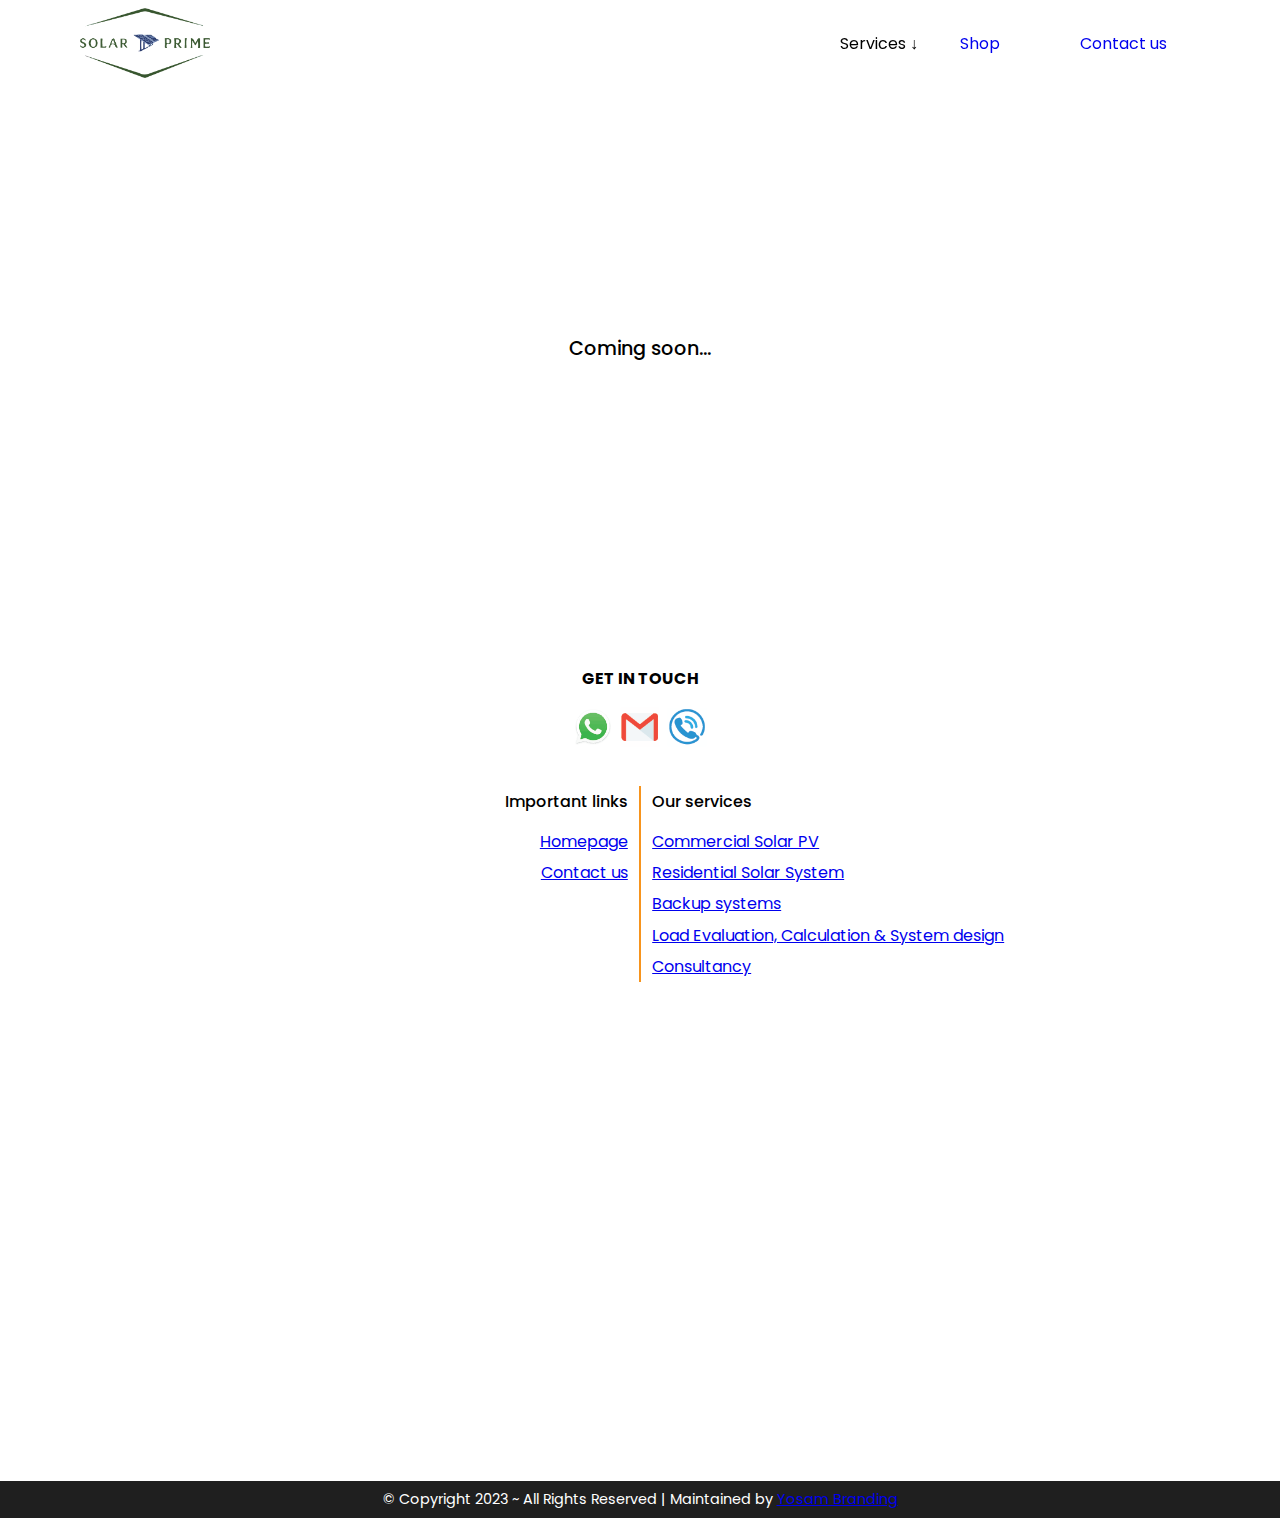
<file: shop.html>
<!DOCTYPE html>
<html lang="en">
<head>
    <meta charset="UTF-8">
    <meta http-equiv="X-UA-Compatible" content="IE=edge">
    <meta name="viewport" content="width=device-width, initial-scale=1.0">

    <link rel="preconnect" href="https://fonts.googleapis.com">

    <link rel="preconnect" href="https://fonts.gstatic.com" crossorigin>
    <link href="https://fonts.googleapis.com/css2?family=Poppins:ital,wght@0,300;0,400;0,500;1,300;1,400;1,500&display=swap" rel="stylesheet">
    <link rel="stylesheet" href="./scripts/swiper/swiper-bundle.min.css" />

    <link rel="stylesheet" href="./styles/header.css" />
    <link rel="stylesheet" href="./styles/global.css" />
    <link rel="stylesheet" href="./styles/shop.css" />
    <link rel="stylesheet" href="./styles/footer.css" />

    <title>Document</title>
</head>
<body>
    <header class = "header">
        <div class = "logo">
            <a href="./">
                <img src="./icons/solar prime logo.png" alt = "solar prime logo" />
            </a>
        </div>
        <a class="header_small" href="./">
            <h1>SOLAR PRIME</h1>
        </a>
        <ul class="header_links">
            <li class="header_services">
                <div>Services &darr;</div>
                <div>
                    <ul>
                        <a href="./commercial-solar-pv.html">Commercial Solar PV</a>
                        <a href="./residential-solar-pv.html">Residential Solar PV System</a>
                        <a href="./battery-backup-systems.html">Backup Systems</a>
                        <a href="./load-evaluation-calculation-and-system-design.html">Load Evaluation, calculation & system design</a>
                        <a href="./consultation.html">Consulation</a>
                    </ul>
                </div>
            </li>
            <a href="./shop.html">Shop</a>
            <!-- <a href="#">About us</a> -->
            <a href="./contact-us.html">Contact us</a>
        </ul>
        <div id="menu_bars" class="bars" onclick="handleMenuClick()">
            <div></div>
            <div></div>
            <div></div>
        </div>
    </header>
    <main>
        <nav class="navigation menu_info">
            <ul>
                <a href="./commercial-solar-pv.html">Commercial Solar PV</a>
                <a href="./residential-solar-pv.html">Residential Solar PV System</a>
                <a href="./battery-backup-systems.html">Backup Systems</a>
                <a href="./load-evaluation-calculation-and-system-design.html">Load Evaluation, calculation & system design</a>
                <a href="./consultation.html">Consulation</a>
                <a href = "./">Homepage</a>
                <a href = "./contact-us.html">Contact us</a>
            </ul>
        </nav>
        <h1>Coming soon...</h1>
    </main>
    <footer class="footer">
        <p><strong>GET IN TOUCH</strong></p>
        <ul class="get_in_touch">
            <a href="#"><img src = "./icons/whatsapp icon.png" alt = "whatsapp icon" /></a>
            <a href="#"><img src="./icons/gmail icon.png" alt = "gmail icon" /></a>
            <a href="#"><img src = "./icons/phone icon.png" alt = "phone icon" /></a>
        </ul>
        <div class="footer_links">
            <ul>
                <li>Important links</li>
                <a href = "./">Homepage</a>
                <!-- <a href = "./about-us.html">About us</a> -->
                <a href = "./contact-us.html">Contact us</a>
            </ul>
            <div></div>
            <ul>
                <li>Our services</li>
                <a href="./commercial-solar-pv.html">Commercial Solar PV</a>
                <a href="./residential-solar-pv.html">Residential Solar System</a>
                <a href="./battery-backup-systems.html">Backup systems</a>
                <a href="./load-evaluation-calculation-and-system-design.html">Load Evaluation, Calculation & System design</a>
                <a href="./consultation.html">Consultancy</a>
            </ul>
        </div>
        <p class="copyright"> &copy; Copyright 2023 ~ All Rights Reserved | Maintained by <a target="_blank" href="https://yosambranding.art">Yosam Branding</a></p>
    </footer>
    <script src = "./scripts/menu_click.js"></script>
    <script src = "./scripts/contact-us.js"></script>
</body>
</html>
</file>
<file: styles/header.css>
.header, .header_links, .header_services{
    display:grid;
    display: -ms-grid;
    display: -moz-grid;
}
.header{
    grid-template-columns: auto auto;
    justify-content: space-between;
    align-content: center;
    max-width:1400px;
    margin: auto;
    position: sticky;
    z-index:100;
    top: 0px;
    padding:0.5rem 5rem 0rem 5rem;
    background-color: rgba(255, 255, 255, 0.8);
}
.header ul{
    align-self: center;
}
.logo{
    height:70px;
}
.logo img{
    height:100%;
    width: auto;
}
.header_links{
    grid-template-columns: repeat(3, 120px);
}
.header_services a{
    display: block;
}
.header_services > div:last-of-type{
    position: relative;
    z-index:200;
}
.header_services > div:last-of-type > ul{
    position:absolute;
    width: max-content;
    padding-top: 1rem;
    z-index:200;
    background-color: rgba(255, 255, 255, 0.7);
}
.header_services > div:last-of-type > ul > a{
    padding: 0.5rem 0rem 0.5rem 0.5rem;
    display: block;
    width:max-content;
}
.header_services > div:last-of-type > ul > a:hover{
    border-left: 2px solid orange;
}
.header_services > div:last-of-type > ul > a:not(:last-of-type){
    border-bottom: 1px solid rgb(210, 210, 210);
}
.header_services > div:last-of-type{
    display: none;
}
.header_services:hover div{
    display: block;
}
.header_links a{
    text-decoration: none;
}
.header_services > div:first-of-type:hover{
    cursor: pointer;
}
.bars,.header_small, .navigation{
    display: none;
}
.header_small{
    text-decoration: none;
    color: black;
    align-self: center;
}
.header_small > h1{
    font-size:1.4rem;
    font-weight: 500;
}
.bars{
    width:33px;
    height:33px;
    align-self: center;
}
.bars > div {
    background-color:black;
    height:2px;
    margin:6px 0px;
    transition: width 0.2s;
}

.bars > div:nth-of-type(2){
    width:50%;
}
.bars > div:last-of-type{
    width:25%;
}
main{
    position:relative;
    overflow: hidden;
}
.navigation{
    position: absolute;
    z-index:100;
    width:0%;
    min-height: 80vh;
    background-color: white;
    transition: width 1s;
    /*white-space: nowrap;
    overflow: hidden;*/
}
.navigation ul{
    position: absolute;
    right: 0px;
    width: 100vw;
}
.navigation ul a{
    display: block;
    padding: 1rem 1rem 1rem 2rem;
    width: 100%;
    text-decoration: none;
    color: black;
}
@media(max-width: 767px){
    .header{
        padding:1rem 1.5rem 1rem 1.5rem;
        border: 1px solid rgb(210, 210, 210);
    }
    .logo, .header_links{
        display: none;
    }
    .bars, .header_small, .navigation{
        display: block;
    }
}
</file>
<file: styles/global.css>
*{
    margin:0px;
    padding:0px;
    box-sizing: border-box;
}

a, p, li, h1, button, h2, h3, label, input, textarea{
    font-family: 'Poppins', sans-serif;
}
</file>
<file: styles/landing.css>
.landing{
    display: grid;
    display: -ms-grid;
    display: -moz-grid;
}

.landing{
    grid-template-columns: 550px 600px;
    justify-content: center;
    width: max-content;
    margin: 1rem auto;
}
.landing .swiper-slide img{
    height: 100%;
    width: auto;
    height: 420px
}
@media (max-width: 1320px){
    .landing .swiper-slide img{
        height:350px;
    }
}
.swiper{
    width:680px;
    height:470px;
}
@media (max-width: 1320px){
    .swiper{
        width:600px;
        height:400px;
    }
}
@media (max-width: 704px){
    .swiper{
        width: 100vw;
    }
    .swiper-slide{
        display: grid;
        grid-template-columns: auto;
        align-content: center;
        justify-content: center;
    }
    .landing .swiper-slide img{
        max-width: 92vw;
        height: auto;
    }
    .swiper{
        width: 100vw;
    }
}
@media(max-width: 425px){
    .swiper{
        height:340px;
    }
}
.swiper-slide{
    text-align: center;
}
.landing > div{
    align-self: center;
}
.landing > div:first-of-type{
    padding:0.5rem;
}
.landing h1{
    font-size:2rem;
    font-weight:400;
    margin: 0rem 0rem 1rem 1rem;
}
@media (max-width: 768px){
    .landing h1{
        /* font-size: 1.5rem; */
        text-align: center;
    }
}
.landing > div:first-of-type button{
    padding:0.7rem 2rem;
    font-weight:500;
    font-size:1rem;
    margin: 2rem 0rem 0rem 4rem;
    color: white;
    background-color: #27AAE1;
    border:none;
    border-radius: 5px;
}
.landing > div:last-of-type{
    position: relative;
    z-index: -2;
}
.landing > p{
    grid-area: 2/1/ span 1/ span 2;
    text-align: center;
}
@media (max-width: 1160px){
    .landing{
        grid-template-columns: 100vw;
        grid-template-rows: auto auto;
    }
    .landing > p{
        grid-area: unset;
    }
    .landing > div:last-of-type{
        grid-area: 1/ 1/ span 1/ span 1;
    }
    .landing > div:first-of-type{
        grid-area:2/ 1/ span 1/ span 1;
        padding: 0.5rem 1rem;
    }
}
@media (max-width: 1160px){
    .landing > div:first-of-type > div{
        width: max-content;
        margin: 2rem auto 2rem auto;
    }
}
</file>
<file: styles/homepage.css>
.services > div, .services_content > div, .why_us > ul{
    display: grid;
    display: -ms-grid;
    display: -moz-grid;
}
.services{
    margin-top:4rem;
}
.services h2, .why_us h2{
    text-align: center;
    margin-bottom: 2rem;
    font-weight: 400;
}
.services > div{
    grid-template-columns: repeat(2, 50%);
    justify-content: center;
    align-content: center;
    margin: 8rem auto;
}
@media (max-width: 425px){
    .services > div:first-of-type{
        margin:2rem auto 8rem auto;
    }
}
.services_image{
    height:430px;
    justify-self: center;
}
@media (max-width: 1320px){
    .services_image{
        height:350px;
    }
}
.services_image > img{
    height: 100%;
    width: auto;
}
@media (max-width: 704px){
    .services_image{
        max-width: 85vw;
        height: auto;
    }
    .services_image > img{
        height: auto;
        width: 100%;
    }
}
.services > div:nth-of-type(even) .services_image{
    grid-area: 1/ 1/ span 1/ span 1;
}

.services > div:nth-of-type(even) .services_content{
    grid-area:1/ 2/ span 1/ span 1;
}

.services > div:nth-of-type(odd) .services_content{
    justify-self: right;
}
.services_content{
    align-self: center;
    max-width:600px;
}
@media (max-width:1260px){
    .services_content{
        padding:1rem;
    }
}
.services_content > div{
    grid-template-columns: repeat(2, auto);
    align-content: center;
    justify-content: space-between;
    width: 80%;
}
.services_content h3, .services > div > h3{
    font-weight: 500;
    margin-bottom: 1rem;
}

@media (max-width: 425px){
    .services > div > h3{
        text-align: center;
    }
}
.services_content p{
    margin-bottom: 1rem;
}
.why_us{
    margin-top: 8rem;
    margin-bottom: 8rem;
}
.why_us h2{
    margin-bottom: 2rem;
}
@media (max-width:425px){
    .why_us h2{
        margin-bottom: 4rem;
    }
}
.why_us ul{
    grid-template-columns: repeat(3, max-content);
    justify-content: center;
    list-style: none;
}
@media (max-width: 777px){
    .why_us ul{
        grid-template-columns: auto;
        grid-template-rows: auto auto auto;
        row-gap:3rem;
    }
}
.why_us li{
    margin:0rem 1rem;
}
.why_us_img{
    width: 100px;
    height: 100px;
    margin: 0rem auto 2rem auto;
}
@media (max-width: 420px){
    .why_us_img{
        width: 60px;
        height: 60px;
        margin: 0rem auto 1rem auto;
    }
}
.why_us p{
    max-width: 230px;
    text-align:center;
    font-weight: 500;
}
.why_us_img > img{
    width: 100%;
    height: 100%;
    object-fit: contain;
}

.large{
    display: block;
}
.small{
    display: none;
}
@media (max-width: 1156px){
    .services > div{
        grid-template-columns: auto;
        grid-template-rows: auto auto auto;
        align-content: unset;
    }
    .services > div:nth-of-type(even) .services_image{
        grid-area: 2/ 1/ span 1/ span 1;
    }
    .services > div:nth-of-type(even) h3{
        grid-area: 1/ 1/ span 1/ span 1;
    }
    .services > div:nth-of-type(even) .services_content{
        grid-area: 3/ 1/ span 1/ span 1;
    }
    .services_image{
        grid-area: 2/ 1/ span 1/ span 1;
    }
    .services_content > div{
        width:100%;
    }
}
@media (max-width:1157px){
    .large{
        display: none;
    }
    .small{
        display: block;
    }
}
.landing_logo{
    width: 100px;
    height: max-content;
    border:4px solid red;
}
.landing_logo img{
    width:100px;
}
</file>
<file: styles/actionButtons.css>
.contact_us{
    display: block;
    width:max-content;
    margin-top: 1rem;
    padding: 0.8rem 2rem;
    background-color: #27AAE1;
    color: white;
    text-decoration: none;
    border-radius: 5px;
    font-weight:400;
}
.more{
    margin-top:1rem;
    padding: 0.8rem 2rem;
    border: 1px solid rgb(122, 122, 122);
    border-radius: 5px;
    text-decoration: none;
    font-weight: 400;
}
</file>
<file: styles/footer.css>
.footer_links{
    display: grid;
    display: -ms-grid;
    display: -moz-grid;
}
.footer{
    min-height:100vh;
    padding:3rem 0rem;
    position:relative;
}
.footer > p{
    text-align: center;
}
.get_in_touch{
    list-style: none;
    width: max-content;
    margin: 1rem auto 0rem auto;
}
.get_in_touch img{
    width:40px;
    height:40px;
}
.get_in_touch > a{
    margin: 0.1rem;
}
.footer_links{
    grid-template-columns: repeat(3, max-content);
    grid-template-rows: auto;
    justify-content: center;
    margin: 2rem auto 0rem auto;
}
.footer_links ul{
    list-style: none;
    width: 400px;
}
.footer_links ul:nth-of-type(1){
    padding-right: 0.5rem;
}
.footer_links ul:nth-of-type(2){
    padding-left: 0.5rem;
}
.footer_links > div{
    width: 2px;
    height: 100%;
    background-color: #F7941D;
}
.footer_links a{
    display: block;
}
.footer_links li{
    font-weight: 500;
    margin-bottom: 0.5rem;
}
.footer_links a, .footer_links li{
    padding:0.2rem;
}
.footer_links ul:first-of-type{
    text-align: right;
}
.copyright{
    position: absolute;
    bottom:0;
    text-align: center;
    width: 100%;
    background-color: rgb(31, 31, 31);
    color: white;
    font-size: 0.9rem;
    padding: 0.5rem 0rem;
}

@media (max-width: 800px){
    .footer_links{
        grid-template-columns: 100%;
        grid-template-rows: repeat(3, max-content);
        justify-content: start;
        margin: 2rem auto 0rem auto;
        padding: 1rem 0rem;
        max-width:400px;
    }
    .footer_links ul:nth-of-type(1){
        padding-right: 2rem;
    }
    .footer_links ul:nth-of-type(2){
        padding-left: 2rem;
        margin-top: 2rem;
    }
    .footer_links ul{
        width: 100%;
    }
}
</file>
<file: styles/battery-backup-systems.css>
.section, .article ul{
    display: grid;
    display: -ms-grid;
    display: -moz-grid;
}

.section{
    grid-template-columns: repeat(2, 46%);
    grid-template-rows: auto;
    justify-content: center;
    column-gap: 2rem;
    margin: 8rem auto;
}
.small{
    display: none;
}
.large{
    display: block;
}
@media (max-width: 768px){
    .section{
        grid-template-columns: auto;
        grid-template-rows: repeat(3, auto);
        row-gap: 1rem;
    }
    .margin:first-of-type{
        margin: 2rem auto 8rem auto;
    }
    .small{
        display: block;
    }
    .large{
        display: none;
    }
}
.section .content{
    width:45vw;
}

.section .image{
    width:48vw;
    height: auto;
}
@media (max-width: 768px){
    .section .content{
        width:98vw;
    }
    .section .image{
        width: 90vw;
        margin: auto;
    }
}
.image img{
    height: auto;
    width: 100%;
}
.section:nth-of-type(even) .image{
    grid-area: 1/1/span 1/ span 1;
    justify-self: center;
}
.section:nth-of-type(odd) .content{
    justify-self: right;
}

.content{
    align-self: center;
}
.section h2{
    margin-bottom: 2rem;
    font-weight: 400;
}
.section .content p{
    margin-bottom: 2rem;
}
.article{
    margin-bottom: 8rem;
}
.article > h2, main > h2{
    font-weight: 400;
    text-align: center;
    margin-bottom: 2rem;
}
.article .content{
    max-width: 1000px;
    margin:auto;
}
.article .content > div{
    margin:auto;
    width:max-content;
}
.conclusion .content > div{
    margin-top: 3rem;
}
.article ul{
    list-style:none;
    grid-template-columns: repeat(3, max-content);
    grid-template-rows: auto;
    justify-content: center;
    align-content: center;
    column-gap: 1rem;
}
@media (max-width: 718px){
    .article ul{
        grid-template-columns: auto;
        grid-template-rows: repeat(3, auto);
    }
}
.article ul li{
    width: 200px;
    justify-self: center;
}
.article ul li div{
    width: auto;
    height:100px;
    justify-self: center;
    text-align: center;
    margin-bottom: 1rem;
}
.article ul li div img{
    width: auto;
    height: 100%;
}
.article ul li p{
    font-weight: 500;
    text-align: center;
}
.article > div{
    width: max-content;
    margin:2rem auto;
}
.article:last-of-type{
    max-width:1000px;
    margin: auto;
}
.article > p{
    padding: 0.5rem;
}
</file>
<file: styles/commercial-solar-pv.css>
section{
    display:grid;
    display: -ms-grid;
    display: -moz-grid;
}

.section{
    grid-template-columns: repeat(2, 50%);
    justify-content: center;
    column-gap: 1rem;
    margin: 8rem auto;
}
@media (max-width: 425px){
    .section{
        padding:0.5rem;
    }
}
.section .image{
    height: 420px;
    justify-self: space-around;
}

@media (max-width: 1236px){
    .section .image{
        height: 350px;
    }
}
.section .image img{
    height: 100%;
    width: auto;
}
@media (max-width: 1183px){
    .section .image img{
        height: auto;
        width: 45vw;
    }
}
.section:nth-of-type(even) .content{
    grid-area: 1/ 2/ span 1/ span 1;
}
.section .content{
    justify-self:space-around;
}
.section .content{
    align-self: center;
    max-width: 600px;
}
.small{
    display: none;
}
.large{
    display: block;
}
@media (max-width: 1236px){
    .section .content{
        max-width:unset;
        width:45vw;
    }
}
@media(max-width: 768px){
    .section{
        grid-template-columns: auto;
        grid-template-rows: auto auto auto;
        row-gap: 1rem;
    }
    .section h2{
        grid-area: 1/ 1/ span 1/ span 1;
    }
    .section div:nth-of-type(2){
        grid-area: 2/ 1/ span 1/ span 1;
    }
    .section div:first-of-type{
        grid-area: 3/ 1/ span 1/ span 1;
    }
    .section:nth-of-type(even) .content{
        grid-area: unset;
    }
    .section .image{
        height: auto;
    }
    .section .image img{
        width:95vw;
        height: auto;
    }
    .section .content{
        width:95vw;
    }
    .small{
        display: block;
    }
    .large{
        display: none;
    }
    .section .content > div:last-of-type{
        width: max-content;
        margin: auto;
    }
}
.section .image{
    justify-self:center;
}
.section:nth-of-type(odd) .content{
    justify-self: right;
}
.content ol{
    margin-bottom: 2rem;
    margin-left: 2rem;
}
.section h2{
    font-weight: 500;
    margin-bottom: 1rem;
}
@media (max-width:768px){
    .section h2{
        margin: 0rem auto 1rem auto;
        text-align: center;
        padding: 0rem 1rem;
    }
}
.section .content p{
    margin-bottom: 2rem;
}
</file>
<file: styles/consultation.css>
.listItem{
    border: 1px solid rgb(210, 210, 210);
    display: grid;
    display: -ms-grid;
    display: -moz-grid;
    border-radius: 5px;
}

.article{
    max-width:1000px;
    margin:4rem auto;
}
@media (max-width: 1050px){
    .article{
        margin: 4rem 1rem;
    }
}
.article > h2{
    text-align: center;
    font-weight:400;
    margin-bottom:1rem;
}

.article p{
    margin-bottom:1rem;
}
.article > div{
    width: max-content;
    margin: 2rem auto;
}
.listItem{
    grid-template-columns: max-content auto;
    grid-template-rows: auto;
    column-gap: 1rem;
    margin:0.5rem auto;
    padding:1rem;
}
.listItem > p{
    align-self: center;
}
.listItem > div{
    width: 110px;
    height: auto;
}
.listItem img{
    width: 100%;
    height: auto;
}
@media (max-width: 660px){
    .listItem{
        grid-template-columns: auto;
        grid-template-rows: repeat(2, auto);
    }
    .listItem > div{
        width:150px;
        margin: 2rem auto;
    }
}
.listItem strong{
    font-weight: 500;
}
</file>
<file: styles/contact-us.css>
main > section, .form > form{
    display: grid;
    display: -ms-grid;
    display: -moz-grid;
}
main{
    min-height:70vh;
}
main h1{
    margin: 3rem auto;
}
main > p{
    max-width: 900px;
    padding: 0rem 0.5rem;
    margin: auto;
}
main > section{
    grid-template-columns: max-content 700px;
    grid-template-rows: auto;
    justify-content: center;
    column-gap: 2rem;
    margin: 3rem 0rem;
}
main > h1{
    font-weight: 400;
    text-align: center;
}
main > p{
    text-align: center;
}
main > section > div:first-of-type{
    width:max-content;
    justify-self: right;
    /* border: 1px solid black; */
}
@media (max-width:943px){
    main section{
        grid-template-columns: 100vw;
        grid-template-rows: auto auto;
        row-gap: 2rem;
        column-gap: unset;
        justify-self: center;
    }
    .form{
        margin: auto;
    }
    main > section > div:first-of-type{
        justify-self: center;
    }
}
main > section > div:last-of-type{
    width: 90%;
}
main > section > div{
    margin: 1rem 0rem;
}
main > section > div:first-of-type > p{
    text-align: center;
}
main > section > div:first-of-type ul{
    list-style: none;
}
.strong{
    font-weight: 400;
}
.form > h2{
    font-size: 1.3rem;
    font-weight: 400;
    margin-bottom: 1rem;
}
.form > form{
    grid-template-columns: 100px auto;
    grid-template-rows: repeat(3, auto);
    row-gap:1rem;
    column-gap:0.5rem;
}
@media (max-width: 470px){
    .form > form{
        grid-template-columns: auto;
        grid-template-rows: repeat(6, auto);
    }
}
.form > form label{
    font-weight: 500;
}
.form > form input[type="submit"]{
    padding: 1rem 2rem;
    font-weight: 400;
    border: none;
    background-color: rgb(28, 151, 28);
    color: white;
    font-size: 1rem;
    grid-area:4/ 1/ span 1/ span 2;
    max-width:150px;
    margin: 2rem auto;
}
.form > form input[type="submit"]:hover{
    cursor: pointer;
}
.form > form input[type="submit"]:focus{
    outline: none;
    background-color: rgb(25, 136, 25);
}
.form > form input, .form > form textarea{
    display: block;
    width: 100%;
    padding:0.5rem 0.5rem;
}
.form > form textarea{
    height: 6rem;
    text-align: left;
}
.form > form input:focus, .form > form textarea:focus{
    outline: none;
}
.danger{
    color: red;
}
#success{
    border:1px solid rgb(25, 136, 25);
    padding: 3rem 1rem;
    color: rgb(25, 136, 25);
    text-align: center;
    display: none;
}
#success button{
    padding: 0.5rem 2rem;
    font-weight: 500;
    border: 2px solid rgb(180, 180, 180);
    border-radius: 5px;
    display: block;
    margin: 2rem auto 0rem auto;
    color: black;
}
#success button:hover{
    cursor: pointer;
    border-color: rgb(60, 60, 60);
}
</file>
<file: styles/load-evaluation-calculation-and-system-design.css>
.section{
    display: grid;
    display: -ms-grid;
    display: -moz-grid;
}

.section{
    grid-template-columns: repeat(2, 50%);
    grid-template-rows: auto;
    justify-content: center;
    column-gap: 2rem;
    margin: 8rem auto;
}

.section .image{
    width: 45vw;
    height: auto;
}
.image img{
    height: auto;
    width: 100%;
}
.section:nth-of-type(even) .image{
    grid-area: 1/1/span 1/ span 1;
    justify-self: center;
}
.section:nth-of-type(odd) .content{
    justify-self: right;
}
.section .content{
    width:45vw;
}
@media (max-width: 768px){
    .section{
        grid-template-columns: auto;
        grid-template-rows: repeat(3, auto);
    }
    .section .image{
        width:95vw;
    }
    .section .content{
        width: 95vw;
    }
}
.content{
    align-self: center;
}
.section h2{
    margin-bottom: 2rem;
    font-weight: 400;
}
.section .content p{
    margin-bottom: 2rem;
}
.article{
    margin-bottom: 8rem;
}
.article .content > h2{
    font-weight: 400;
    text-align: center;
    margin-bottom: 2rem;
}
.article .content{
    max-width: 1000px;
    margin:auto;
}

.article .content > ol{
    margin: 2rem 0rem 2rem 2rem;
}
.article .content > div{
    margin:auto;
    width:max-content;
}
.conclusion .content > div{
    margin-top: 3rem;
}
</file>
<file: styles/shop.css>
main{
    min-height: 60vh;
    display: grid;
    display: -ms-grid;
    display: -moz-grid;
    align-content: center;
}
main h1{
    font-size: 1.2rem;
    font-weight: 500;
    text-align: center;
}
</file>
